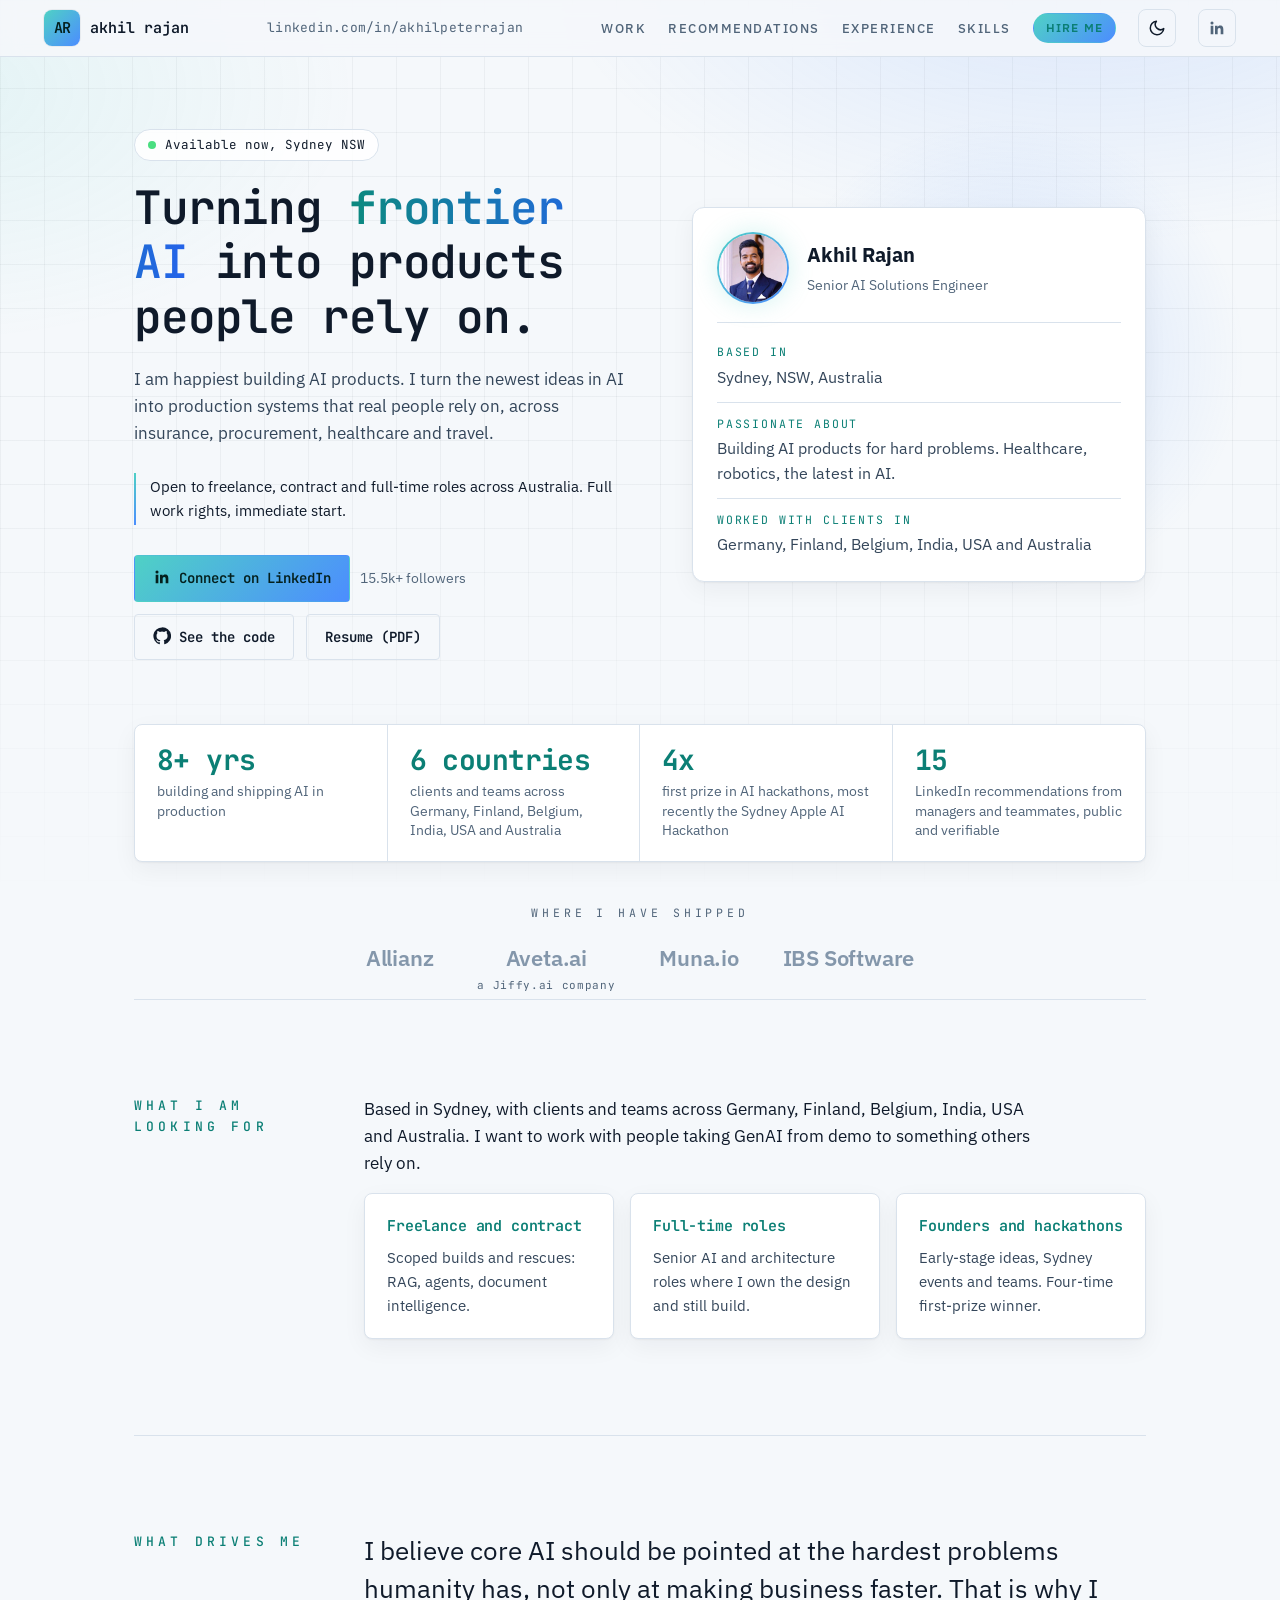
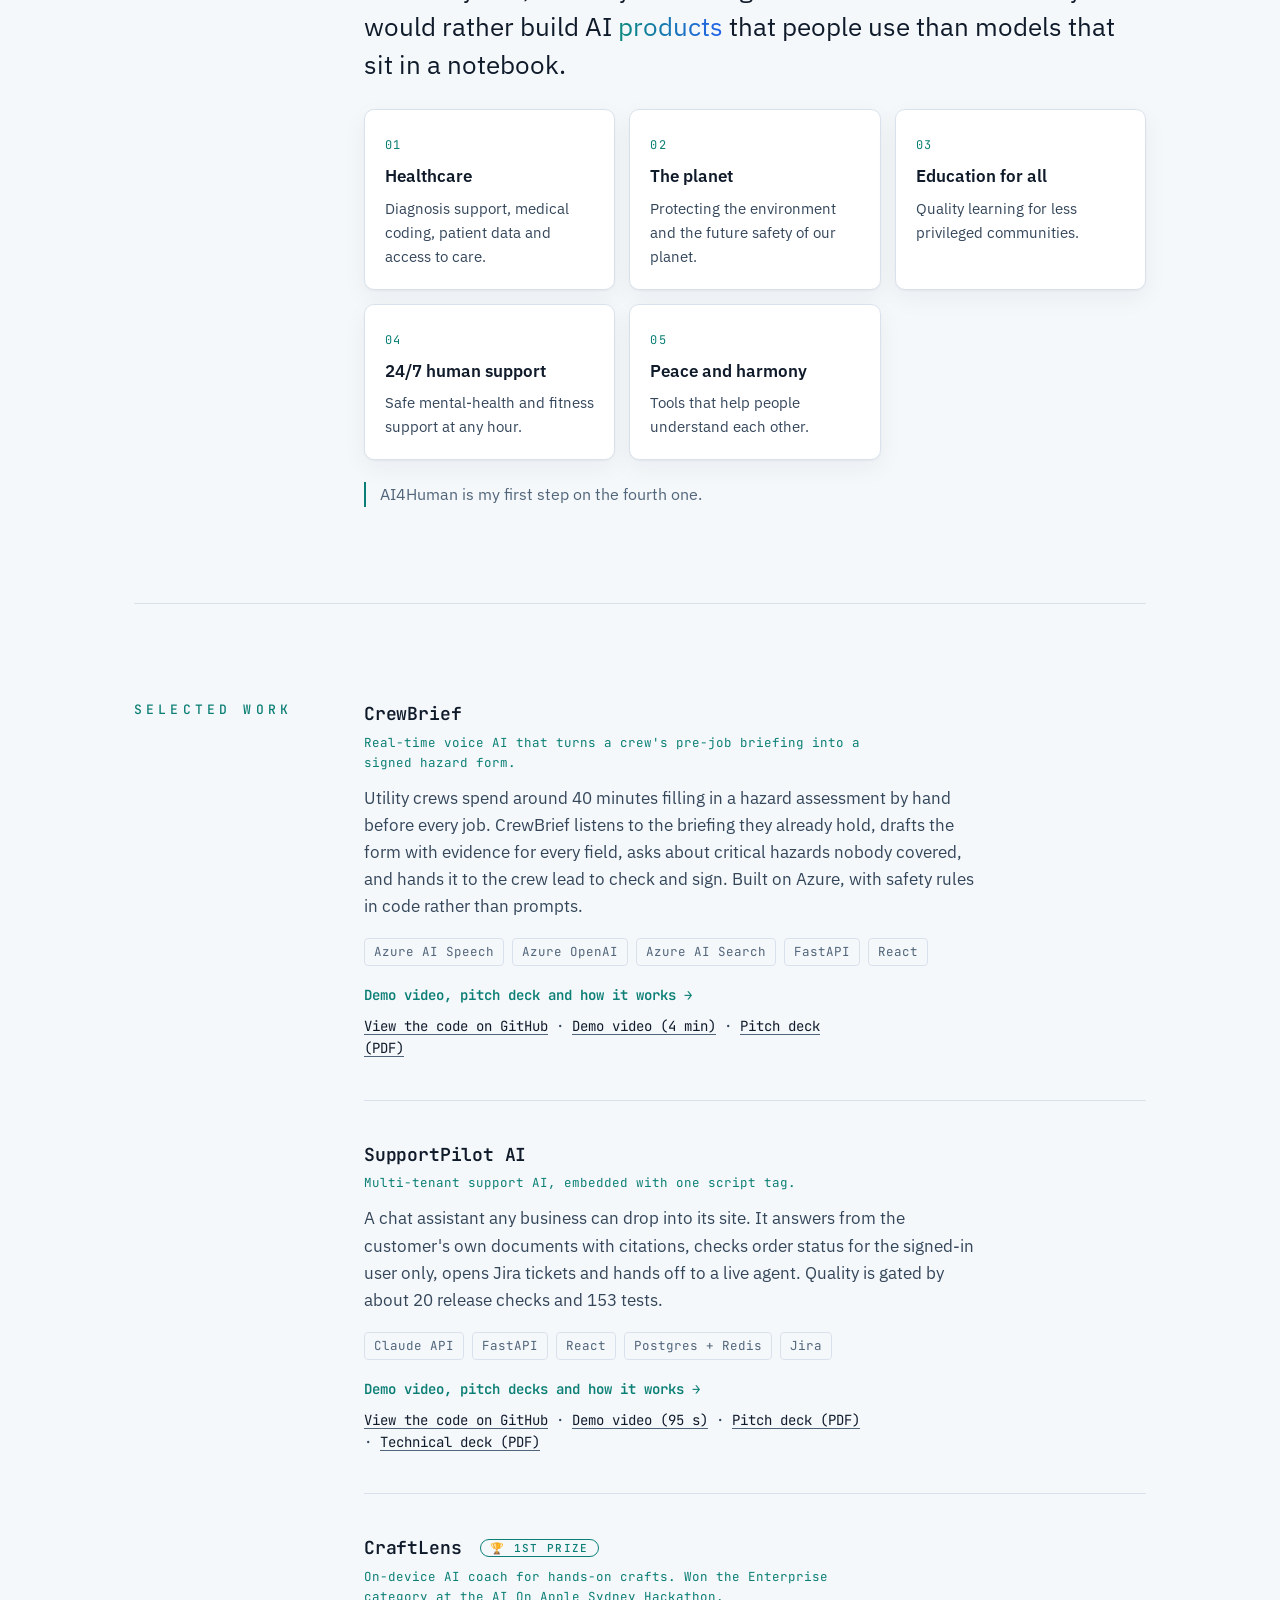
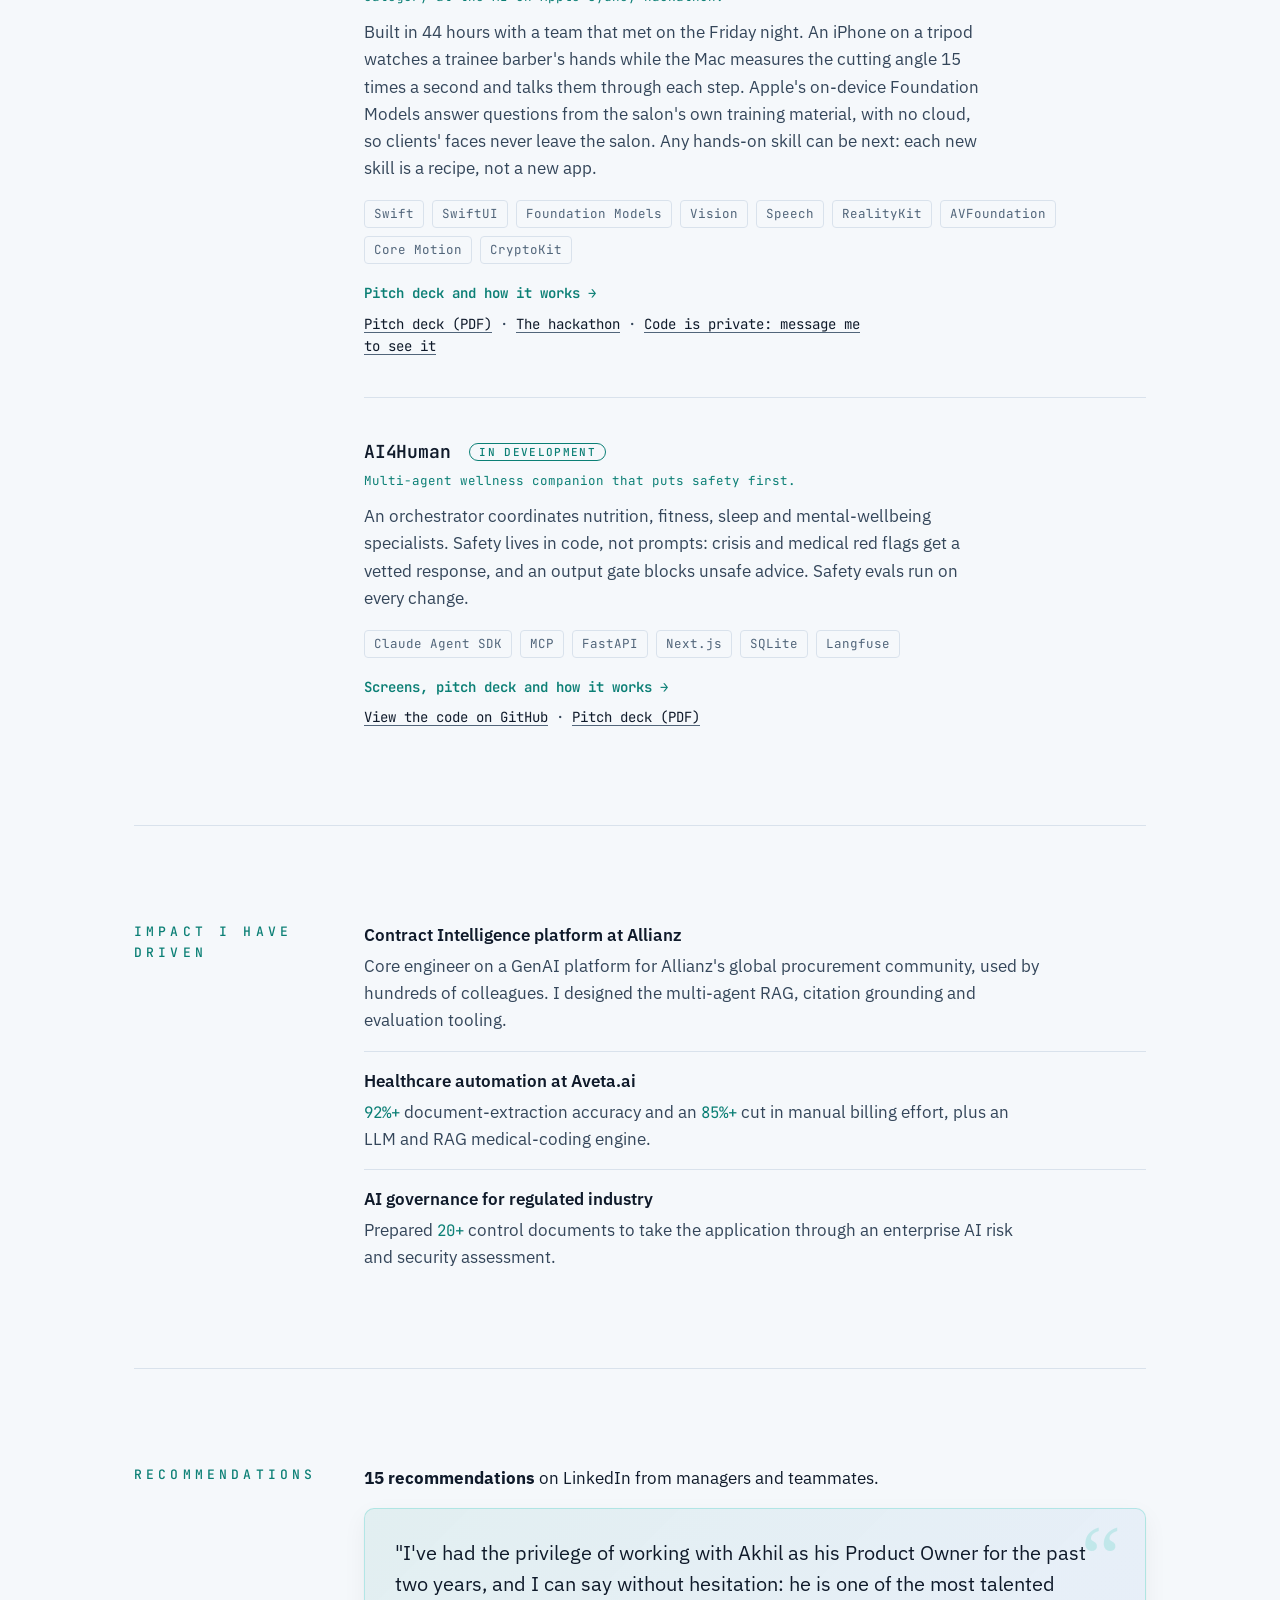
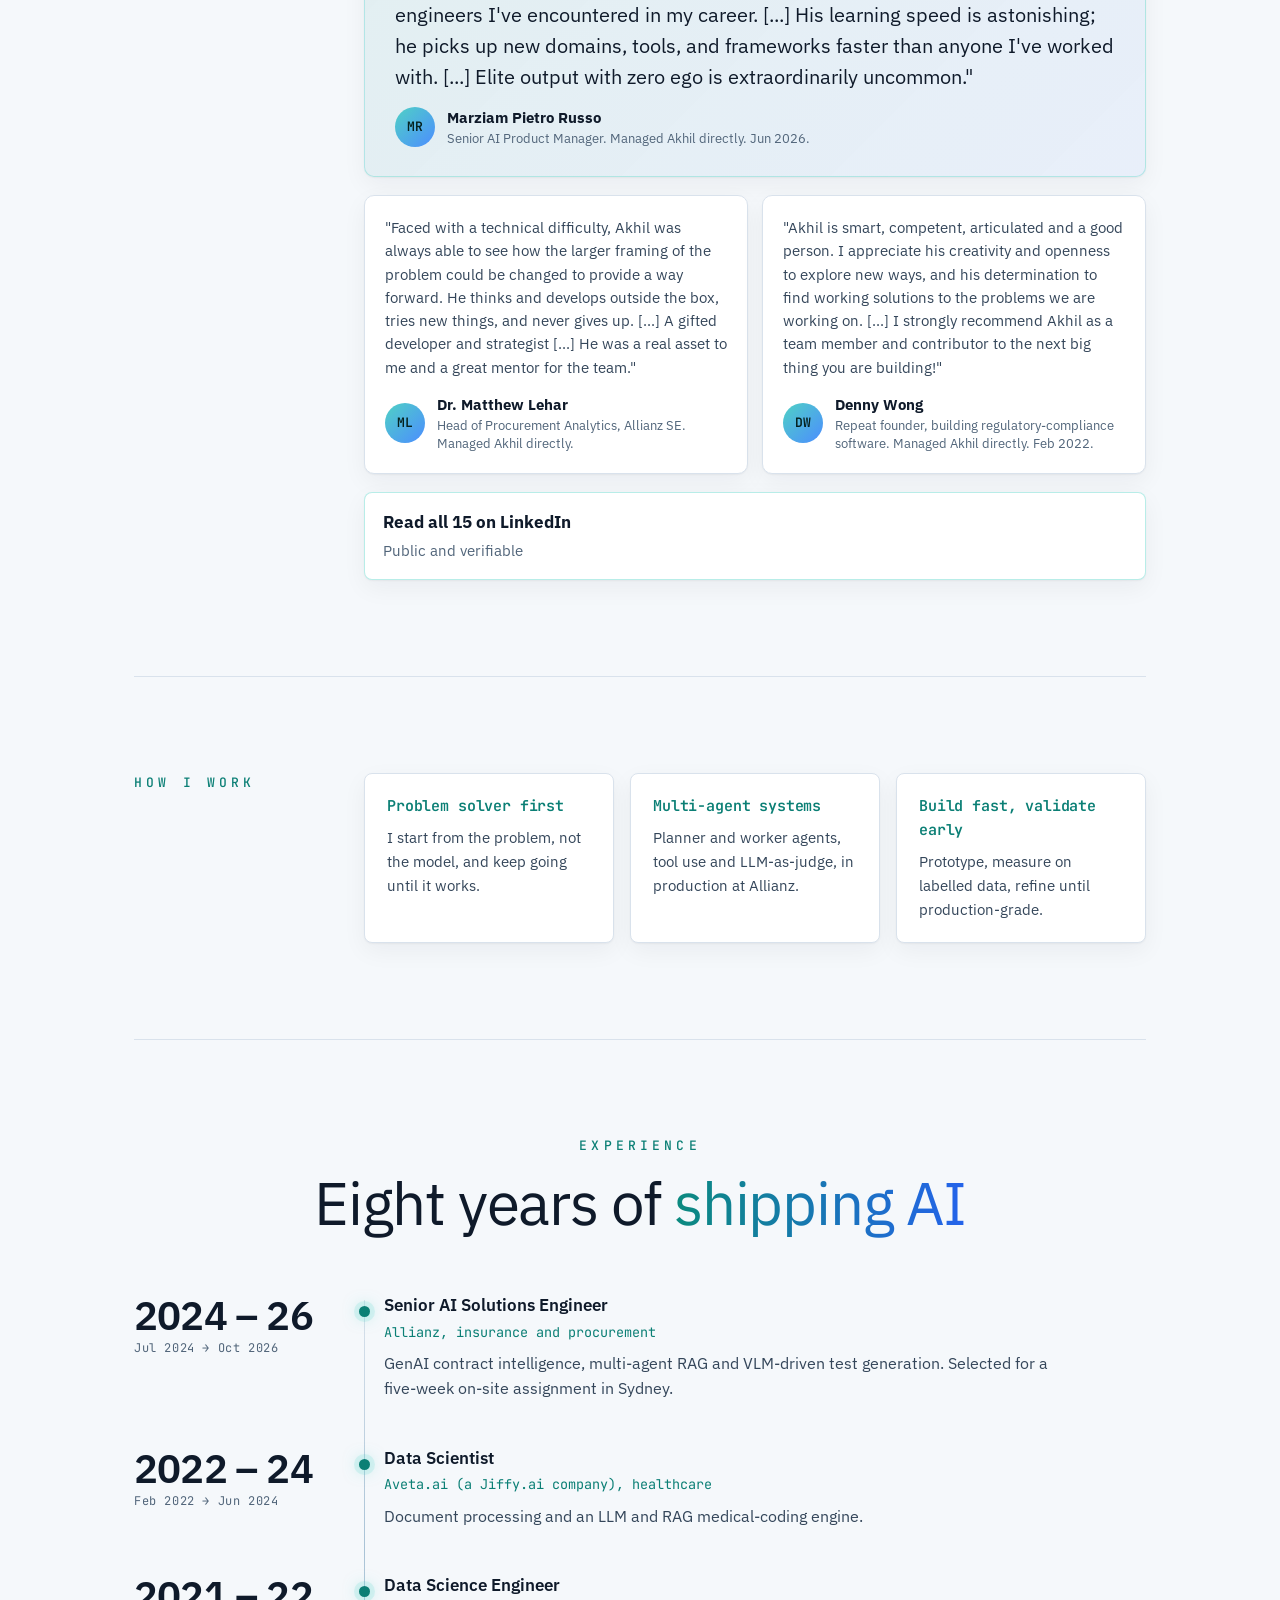
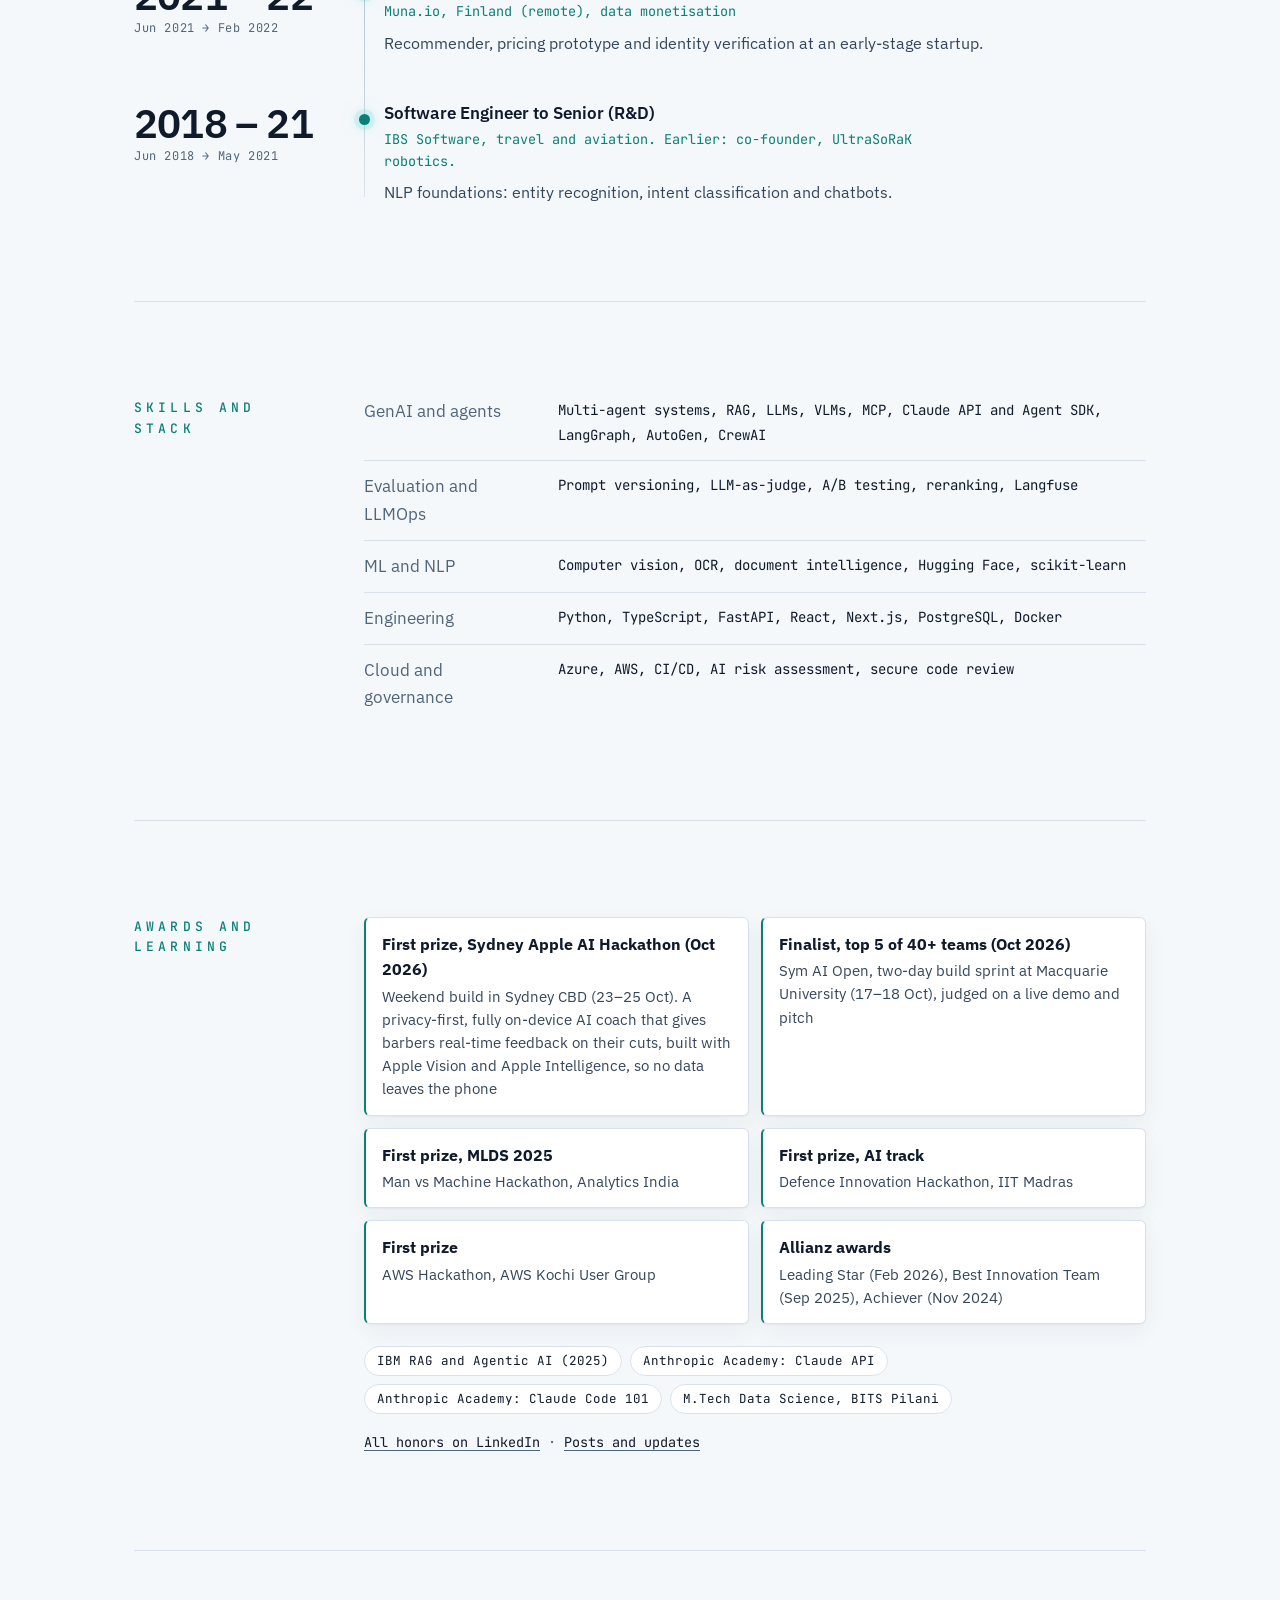
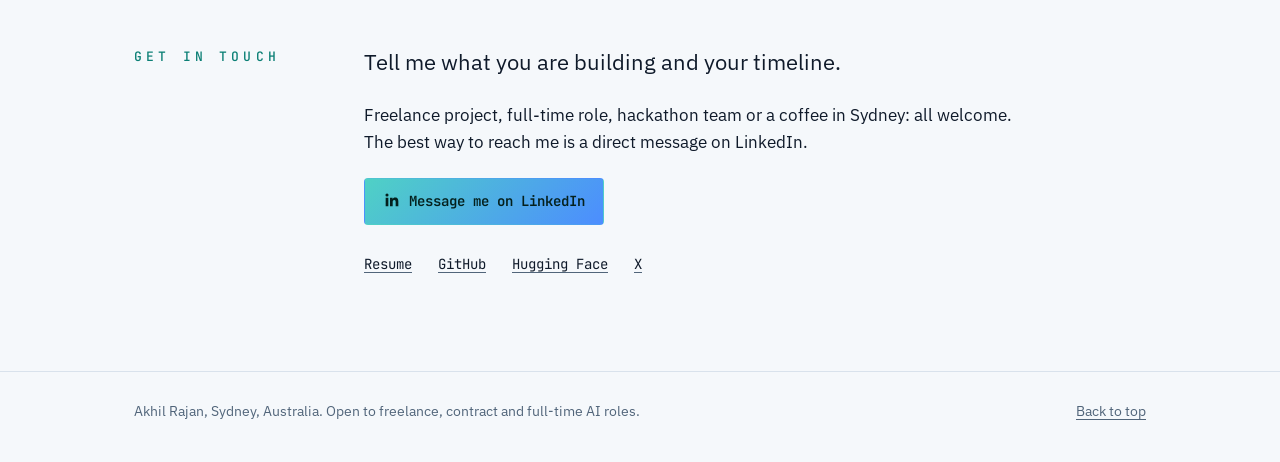
<file: index.html>
<!DOCTYPE html>
<html lang="en">
<head>
  <meta charset="UTF-8">
  <meta name="viewport" content="width=device-width, initial-scale=1">
  <title>Akhil Rajan | Senior AI Solutions Engineer</title>
  <meta name="description" content="Akhil Rajan is a product-minded AI engineer who builds production GenAI systems end to end: multi-agent RAG, vision-language models and LLM evaluation, shipped on the cloud, for clients across Germany, Finland, Belgium, India, USA and Australia. Based in Sydney, open to freelance, contract and full-time roles, hackathons and AI networking.">
  <meta name="color-scheme" content="dark light">
  <meta name="theme-color" content="#F5F8FB">
  <script>(function(){var t;try{t=localStorage.getItem('theme');}catch(e){}document.documentElement.setAttribute('data-theme',t==='dark'?'dark':'light');})();</script>
  <meta property="og:title" content="Akhil Rajan | Senior AI Solutions Engineer">
  <meta property="og:description" content="Production GenAI systems, multi-agent RAG and LLM evaluation. Sydney, Australia.">
  <meta property="og:type" content="website">
  <meta name="twitter:card" content="summary_large_image">
  <meta property="og:image" content="https://akhil4rajan.github.io/assets/og-image.png">
  <meta property="og:image:width" content="1200">
  <meta property="og:image:height" content="630">
  <meta property="og:image:alt" content="Akhil Rajan, Senior AI Solutions Engineer in Sydney">
  <meta name="twitter:image" content="https://akhil4rajan.github.io/assets/og-image.png">
  <meta property="og:url" content="https://akhil4rajan.github.io/">
  <link rel="canonical" href="https://akhil4rajan.github.io/">
  <script type="application/ld+json">{"@context":"https://schema.org","@type":"Person","name":"Akhil Rajan","jobTitle":"Senior AI Solutions Engineer","image":"https://akhil4rajan.github.io/assets/akhil.jpg","url":"https://akhil4rajan.github.io/","address":{"@type":"PostalAddress","addressLocality":"Sydney","addressRegion":"NSW","addressCountry":"AU"},"sameAs":["https://www.linkedin.com/in/akhilpeterrajan/","https://github.com/akhil4rajan","https://huggingface.co/akhilpeterrajan"],"knowsAbout":["Generative AI","Agentic AI","Multi-agent systems","Retrieval-augmented generation","LLMOps","Computer vision"]}</script>
  <link rel="icon" href="data:image/svg+xml,%3Csvg xmlns='http://www.w3.org/2000/svg' viewBox='0 0 32 32'%3E%3Crect width='32' height='32' rx='6' fill='%230A0F15'/%3E%3Ctext x='16' y='22' font-family='monospace' font-weight='700' font-size='15' text-anchor='middle' fill='%234FD1C5'%3EAR%3C/text%3E%3C/svg%3E">
  <link rel="preconnect" href="https://fonts.googleapis.com">
  <link rel="preconnect" href="https://fonts.gstatic.com" crossorigin>
  <link href="https://fonts.googleapis.com/css2?family=IBM+Plex+Sans:wght@400;500;600&family=JetBrains+Mono:wght@400;600&display=swap" rel="stylesheet">
  <style>
    :root[data-theme="light"] {
      --bg: #F5F8FB; --panel: #FFFFFF; --panel-2: #EEF3F8; --line: #D9E2EC;
      --text: #0F1A2A; --muted: #51657A; --accent: #0B7F75; --accent-ink: #04201D;
      --g1: #0B8A7E; --g2: #2563EB; --text-2: #34465A; --text-3: #8497AB;
      --bar-bg: rgba(245,248,251,.88); --menu-bg: rgba(245,248,251,.98);
      --pill-bg: rgba(255,255,255,.85); --grid: rgba(15,26,42,.045);
      --card-hover: #8FB5C9; --tl-line: #A9C3D6;
    }
    :root {
      --bg: #070B14;
      --panel: #0C1422;
      --panel-2: #152030;
      --line: #1B2A40;
      --text: #DCE6F0;
      --muted: #8CA0B3;
      --accent: #4FD1C5;
      --g1: #4FD1C5; --g2: #6CA8FF;
      --text-2: #B9C8D6; --text-3: #6F8399;
      --bar-bg: rgba(7, 11, 20, 0.85); --menu-bg: rgba(7,11,20,.97);
      --pill-bg: rgba(16,24,34,0.8); --grid: rgba(255,255,255,0.025);
      --card-hover: #35506b; --tl-line: #2c4a66;
      --accent-ink: #04201D;
      --span: #6C9BFF;
      --mono: "JetBrains Mono", ui-monospace, SFMono-Regular, Menlo, Consolas, monospace;
      --sans: "IBM Plex Sans", system-ui, -apple-system, "Segoe UI", sans-serif;
    }

    * { box-sizing: border-box; }
    html { scroll-behavior: smooth; scroll-padding-top: 72px; }
    body {
      margin: 0;
      background: var(--bg);
      color: var(--text);
      font-family: var(--sans);
      font-size: 17px;
      line-height: 1.6;
      -webkit-font-smoothing: antialiased;
    }
    a { color: var(--text); text-decoration-color: var(--muted); text-underline-offset: 3px; }
    a:hover { color: var(--accent); text-decoration-color: var(--accent); }
    :focus-visible { outline: 2px solid var(--accent); outline-offset: 3px; border-radius: 2px; }

    .skip {
      position: absolute; left: -9999px; top: 8px;
      background: var(--accent); color: var(--accent-ink); padding: 8px 14px; z-index: 20;
    }
    .skip:focus { left: 8px; }

    .wrap { max-width: 1060px; margin: 0 auto; padding: 0 24px; }

    /* Top bar */
    .topbar {
      position: sticky; top: 0; z-index: 10;
      background: var(--bar-bg);
      backdrop-filter: blur(10px);
      border-bottom: 1px solid var(--line);
    }
    .topbar .wrap { display: flex; align-items: center; justify-content: space-between; height: 56px; }
    .wordmark { font-family: var(--mono); font-weight: 600; font-size: 15px; text-decoration: none; }
    .topbar nav { display: flex; gap: 22px; font-size: 15px; }
    .topbar nav a { color: var(--muted); text-decoration: none; }
    .topbar nav a:hover { color: var(--text); }

    /* Hero */
    .hero {
      display: grid;
      grid-template-columns: minmax(0, 1.05fr) minmax(0, 0.95fr);
      gap: 56px;
      align-items: center;
      padding: 84px 0 80px;
    }
    .hero .who { font-family: var(--mono); font-size: 14px; color: var(--muted); margin: 0 0 18px; }
    .hero h1 {
      font-family: var(--mono);
      font-weight: 600;
      font-size: clamp(30px, 4.2vw, 46px);
      line-height: 1.18;
      letter-spacing: -0.025em;
      margin: 0 0 22px;
    }
    .hero .lede { color: var(--text-2); max-width: 52ch; margin: 0 0 26px; }
    .status {
      border-left: 2px solid var(--accent);
      padding: 2px 0 2px 14px;
      margin: 0 0 30px;
      font-size: 15px;
      color: var(--text);
    }
    .status span { display: block; color: var(--muted); }
    .actions { display: flex; flex-wrap: wrap; align-items: center; gap: 12px; }
    .followers { color: var(--muted); font-size: 14px; margin: 0 6px 0 -2px; white-space: nowrap; }
    .btn {
      display: inline-block;
      font-family: var(--mono);
      font-size: 14px;
      font-weight: 600;
      padding: 11px 18px;
      border-radius: 4px;
      text-decoration: none;
      border: 1px solid var(--line);
    }
    .btn.primary { background: var(--accent); border-color: var(--accent); color: var(--accent-ink); }
    .btn.primary:hover { background: #7FE6DB; color: var(--accent-ink); }
    .btn.ghost:hover { border-color: var(--muted); color: var(--text); }

    /* Trace panel */
    .trace {
      background: var(--panel);
      border: 1px solid var(--line);
      border-radius: 8px;
      font-family: var(--mono);
      font-size: 12.5px;
      overflow: hidden;
    }
    .trace-head {
      display: flex; align-items: center; justify-content: space-between;
      padding: 10px 14px;
      border-bottom: 1px solid var(--line);
      color: var(--muted);
    }
    .trace-head button {
      font: inherit; color: var(--muted);
      background: none; border: 1px solid var(--line); border-radius: 4px;
      padding: 2px 10px; cursor: pointer;
    }
    .trace-head button:hover { color: var(--text); border-color: var(--muted); }
    .trace-q { padding: 12px 14px; border-bottom: 1px solid var(--line); color: var(--text); }
    .trace-q b { color: var(--accent); font-weight: 600; }
    .rows { padding: 8px 0; }
    .row {
      display: grid;
      grid-template-columns: 152px 1fr;
      align-items: center;
      gap: 10px;
      padding: 4px 14px;
    }
    .row .name { color: var(--muted); white-space: nowrap; overflow: hidden; text-overflow: ellipsis; opacity: 0; transition: opacity .25s; }
    .row .track { position: relative; height: 10px; background: rgba(255,255,255,0.03); border-radius: 2px; }
    .row .bar {
      position: absolute; top: 0; bottom: 0;
      background: var(--span);
      border-radius: 2px;
      transform: scaleX(0); transform-origin: left center;
      transition: transform .45s ease-out;
    }
    .row.final .bar { background: var(--accent); }
    .row.root .bar { background: #3A4B5F; }
    .row.on .name { opacity: 1; }
    .row.on .bar { transform: scaleX(1); }
    .trace-out {
      border-top: 1px solid var(--line);
      padding: 12px 14px;
      color: var(--muted);
      opacity: 0; transition: opacity .3s;
    }
    .trace-out.on { opacity: 1; }
    .trace-out strong { color: var(--text); font-weight: 600; }
    .trace-note { padding: 8px 14px 10px; color: #62758A; font-size: 11.5px; border-top: 1px solid var(--line); }

    /* Sections */
    section.block { border-top: 1px solid var(--line); padding: 72px 0; }
    .rail { display: grid; grid-template-columns: 190px minmax(0, 1fr); gap: 40px; }
    .rail > h2 {
      font-family: var(--mono);
      font-weight: 600;
      font-size: 20px;
      letter-spacing: -0.01em;
      margin: 0;
      align-self: start;
    }
    .rail > .body { min-width: 0; }
    .body p { margin: 0 0 16px; max-width: 68ch; }
    .body p:last-child { margin-bottom: 0; }

    /* Services */
    .services { margin: 0; }
    .services .item {
      display: grid;
      grid-template-columns: minmax(0, 0.9fr) minmax(0, 1.4fr);
      gap: 28px;
      padding: 16px 0;
      border-bottom: 1px solid var(--line);
    }
    .services .item:first-child { padding-top: 0; }
    .services dt { font-weight: 600; }
    .services dd { margin: 0; color: var(--text-2); }
    .also { margin-top: 20px !important; color: var(--muted); font-size: 15px; }

    /* Work */
    .project { padding: 0 0 40px; margin: 0 0 40px; border-bottom: 1px solid var(--line); }
    .project:last-child { border-bottom: 0; margin-bottom: 0; padding-bottom: 0; }
    .project h3 { font-family: var(--mono); font-size: 18px; font-weight: 600; margin: 0 0 4px; letter-spacing: -0.01em; }
    .project .tag { font-family: var(--mono); font-size: 12.5px; color: var(--accent); margin: 0 0 12px; }
    .project p { color: var(--text-2); }
    .stack { list-style: none; padding: 0; margin: 18px 0 18px; display: flex; flex-wrap: wrap; gap: 8px; }
    .stack li {
      font-family: var(--mono); font-size: 12.5px; color: var(--muted);
      border: 1px solid var(--line); border-radius: 4px; padding: 3px 9px;
    }
    .project .links { font-family: var(--mono); font-size: 14px; margin: 0; }
    .deck { margin-top: 16px; }
    .deck summary { font-family: var(--mono); font-size: 14px; color: var(--accent); cursor: pointer; }
    .deck object { display: block; width: 100%; height: min(70vh, 560px); margin-top: 12px; border: 1px solid var(--line); border-radius: 6px; }

    /* Results */
    .results { margin: 0; }
    .results .item { padding: 16px 0; border-bottom: 1px solid var(--line); }
    .results .item:first-child { padding-top: 0; }
    .results .item:last-child { border-bottom: 0; padding-bottom: 0; }
    .results dt { font-weight: 600; margin: 0 0 4px; }
    .results dd { margin: 0; color: var(--text-2); max-width: 68ch; }
    .results em { font-style: normal; font-family: var(--mono); font-size: 0.93em; color: var(--accent); }

    /* Stack */
    .groups { margin: 0; }
    .groups .item { display: grid; grid-template-columns: 170px minmax(0, 1fr); gap: 24px; padding: 12px 0; border-bottom: 1px solid var(--line); }
    .groups .item:first-child { padding-top: 0; }
    .groups .item:last-child { border-bottom: 0; }
    .groups dt { color: var(--muted); }
    .groups dd { margin: 0; font-family: var(--mono); font-size: 14px; line-height: 1.8; }

    /* Recognition */
    .recog h3 { font-size: 15px; font-weight: 600; color: var(--muted); margin: 0 0 8px; }
    .recog ul { margin: 0 0 28px; padding: 0; list-style: none; }
    .recog ul:last-child { margin-bottom: 0; }
    .recog li { padding: 3px 0; }

    /* Contact */
    .contact-big { font-size: 22px; line-height: 1.4; max-width: 30ch; margin: 0 0 24px !important; }
    .elsewhere { list-style: none; padding: 0; margin: 28px 0 0; display: flex; flex-wrap: wrap; gap: 8px 26px; font-family: var(--mono); font-size: 14px; }

    footer.site { border-top: 1px solid var(--line); padding: 28px 0 40px; color: var(--muted); font-size: 14px; }

    /* Smaller screens */
    @media (max-width: 860px) {
      .hero { grid-template-columns: minmax(0, 1fr); gap: 40px; padding: 56px 0 56px; }
      .rail { grid-template-columns: minmax(0, 1fr); gap: 24px; }
      section.block { padding: 52px 0; }
    }
    @media (max-width: 600px) {
      body { font-size: 16px; }
      .topbar nav { gap: 14px; font-size: 14px; }
      .topbar nav a.optional { display: none; }
      .services .item, .groups .item { grid-template-columns: minmax(0, 1fr); gap: 4px; }
      .row { grid-template-columns: 112px 1fr; }
    }
    @media (prefers-reduced-motion: reduce) {
      html { scroll-behavior: auto; }
      .row .name, .row .bar, .trace-out { transition: none; }
    }

    /* ---- Enhancements ---- */
    body::before {
      content: ""; position: fixed; inset: 0; z-index: -1; pointer-events: none;
      background:
        radial-gradient(900px 480px at 85% -5%, rgba(76,141,255,0.16), transparent 60%),
        radial-gradient(700px 420px at -5% 10%, rgba(79,209,197,0.10), transparent 60%),
        linear-gradient(var(--grid) 1px, transparent 1px) 0 0 / 44px 44px,
        linear-gradient(90deg, var(--grid) 1px, transparent 1px) 0 0 / 44px 44px;
      -webkit-mask-image: linear-gradient(#000 55%, transparent);
              mask-image: linear-gradient(#000 55%, transparent);
    }
    .pill {
      display: inline-flex; align-items: center; gap: 9px;
      font-family: var(--mono); font-size: 12.5px; color: var(--text);
      border: 1px solid var(--line); background: var(--pill-bg);
      border-radius: 999px; padding: 5px 13px; margin: 0 0 20px;
    }
    .dot { width: 8px; height: 8px; border-radius: 50%; background: #4ADE80; box-shadow: 0 0 0 0 rgba(74,222,128,.6); animation: pulse 2.2s infinite; }
    @keyframes pulse { 70% { box-shadow: 0 0 0 8px rgba(74,222,128,0); } 100% { box-shadow: 0 0 0 0 rgba(74,222,128,0); } }
    .hero h1 .hl { color: var(--accent); }

    .stats {
      display: grid; grid-template-columns: repeat(4, minmax(0,1fr));
      border: 1px solid var(--line); border-radius: 8px; background: var(--panel);
      margin: 0 0 8px; overflow: hidden;
    }
    .stats div { padding: 20px 22px; border-right: 1px solid var(--line); }
    .stats div:last-child { border-right: 0; }
    .stats b { display: block; font-family: var(--mono); font-size: 28px; line-height: 1.1; color: var(--accent); letter-spacing: -0.02em; }
    .stats span { display: block; color: var(--muted); font-size: 14px; margin-top: 6px; line-height: 1.4; }

    .tagline { font-family: var(--mono); font-size: 13px; color: var(--muted); margin: 0 0 14px; }
    .cards { display: grid; grid-template-columns: repeat(2, minmax(0,1fr)); gap: 16px; }
    .card {
      background: var(--panel); border: 1px solid var(--line); border-radius: 8px;
      padding: 20px 22px; transition: border-color .2s, transform .2s;
    }
    .card:hover { border-color: var(--card-hover); transform: translateY(-2px); }
    .card h3 { font-family: var(--mono); font-size: 15px; font-weight: 600; margin: 0 0 8px; color: var(--accent); letter-spacing: -0.01em; }
    .card p { margin: 0; color: var(--text-2); font-size: 15.5px; max-width: none; }

    .timeline { list-style: none; margin: 0; padding: 0 0 0 24px; border-left: 1px solid var(--line); }
    .timeline > li { position: relative; padding: 0 0 34px; }
    .timeline > li:last-child { padding-bottom: 0; }
    .timeline > li::before {
      content: ""; position: absolute; left: -29px; top: 7px; width: 9px; height: 9px;
      border-radius: 50%; background: var(--bg); border: 2px solid var(--span);
    }
    .timeline > li.now::before { background: var(--accent); border-color: var(--accent); }
    .timeline .when { font-family: var(--mono); font-size: 12.5px; color: var(--muted); margin: 0 0 4px; }
    .timeline h3 { font-size: 17px; font-weight: 600; margin: 0 0 2px; }
    .timeline .org { color: var(--accent); font-family: var(--mono); font-size: 13.5px; margin: 0 0 8px; }
    .timeline p { margin: 0; color: var(--text-2); font-size: 15.5px; }

    .interest-list { list-style: none; margin: 0; padding: 0; }
    .interest-list li { padding: 14px 0; border-bottom: 1px solid var(--line); display: grid; grid-template-columns: 170px minmax(0,1fr); gap: 24px; }
    .interest-list li:first-child { padding-top: 0; }
    .interest-list li:last-child { border-bottom: 0; padding-bottom: 0; }
    .interest-list b { font-weight: 600; }
    .interest-list span { color: var(--text-2); }

    .chips { list-style: none; padding: 0; margin: 20px 0 0; display: flex; flex-wrap: wrap; gap: 8px; }
    .chips li { font-family: var(--mono); font-size: 12.5px; color: var(--text); border: 1px solid var(--line); background: var(--panel); border-radius: 999px; padding: 4px 12px; }

    .reveal { opacity: 0; transform: translateY(14px); transition: opacity .6s ease, transform .6s ease; }
    .reveal.in { opacity: 1; transform: none; }
    .topbar nav a.cta { color: var(--accent-ink); background: var(--accent); padding: 5px 13px; border-radius: 4px; font-weight: 600; }
    .topbar nav a.cta:hover { color: var(--accent-ink); background: #7FE6DB; }
    @media (max-width: 860px) {
      .stats { grid-template-columns: repeat(2, minmax(0,1fr)); }
      .stats div:nth-child(2) { border-right: 0; }
      .stats div:nth-child(-n+2) { border-bottom: 1px solid var(--line); }
      .cards { grid-template-columns: minmax(0,1fr); }
      .interest-list li { grid-template-columns: minmax(0,1fr); gap: 2px; }
    }
    @media (prefers-reduced-motion: reduce) { .reveal { opacity: 1; transform: none; transition: none; } .dot { animation: none; } .card { transition: none; } }

    .wordmark { display: inline-flex; align-items: center; gap: 10px; }
    .logo { display: inline-grid; place-items: center; width: 36px; height: 36px; border-radius: 8px;
      background: linear-gradient(135deg, var(--accent), #4C8DFF); color: var(--accent-ink);
      font-family: var(--mono); font-weight: 600; font-size: 15px; letter-spacing: -0.04em; }
    .icon-link { display: inline-flex; align-items: center; justify-content: center; width: 38px; height: 38px;
      border: 1px solid var(--line); border-radius: 8px; color: var(--text); text-decoration: none; }
    .icon-link:hover { color: var(--accent); border-color: var(--accent); }
    .topbar nav { align-items: center; }
    .btn svg { vertical-align: -3px; margin-right: 8px; }
    .li-float { position: fixed; right: 18px; bottom: 18px; z-index: 15; display: inline-flex; align-items: center; gap: 8px;
      background: #0A66C2; color: #fff; text-decoration: none; font-family: var(--mono); font-size: 13px; font-weight: 600;
      padding: 11px 16px; border-radius: 999px; box-shadow: 0 6px 24px rgba(0,0,0,.45); }
    .li-float:hover { color: #fff; background: #0B78E3; }
    @media (max-width: 600px) { .li-float span { display: none; } .li-float { padding: 13px; } }

    /* ---- v3: inspired-by pass ---- */
    .topbar .wrap { max-width: 1240px; }
    .topbar nav a { text-transform: uppercase; letter-spacing: .12em; font-size: 12.5px; font-weight: 500; }
    .topbar nav a.active { color: var(--accent); border: 1px solid rgba(79,209,197,.45); background: rgba(79,209,197,.08); border-radius: 999px; padding: 4px 12px; }
    .topbar nav a.cta { text-transform: uppercase; letter-spacing: .1em; font-size: 12px; }
    .topbar .profile-url { font-family: var(--mono); font-size: 13px; color: var(--muted); text-decoration: none; letter-spacing: .02em; }
    .topbar .profile-url:hover { color: var(--accent); }
    .topbar .wrap { gap: 24px; }
    @media (max-width: 1000px) { .topbar .profile-url { display: none; } }

    .rail > h2 { font-size: 13px; letter-spacing: .32em; text-transform: uppercase; color: var(--accent); font-weight: 500; }
    .hero h1 .hl, .gradtitle span { background: linear-gradient(90deg, var(--g1), var(--g2)); -webkit-background-clip: text; background-clip: text; color: transparent; }
    .hero h1 { font-weight: 600; }
    .btn.primary, .topbar nav a.cta, .logo { background: linear-gradient(135deg, #4FD1C5, #4C8DFF); border-color: transparent; }
    .btn.primary:hover, .topbar nav a.cta:hover { background: linear-gradient(135deg, #7FE6DB, #6CA8FF); }
    .logo { color: #04201D; box-shadow: 0 0 22px rgba(79,209,197,.35); }
    .status { border-image: linear-gradient(#4FD1C5, #4C8DFF) 1; }

    .social-rail { position: fixed; left: 22px; bottom: 28px; z-index: 12; display: none; flex-direction: column; gap: 14px; }
    .social-rail a { display: grid; place-items: center; width: 40px; height: 40px; color: var(--text); border-radius: 50%; transition: color .2s, background .2s; }
    .social-rail a:hover { color: var(--accent); background: rgba(79,209,197,.1); }
    .social-rail svg { width: 24px; height: 24px; }
    @media (min-width: 1360px) { .social-rail { display: flex; } }

    .shipped { text-align: center; padding: 34px 0 4px; }
    .shipped p { font-family: var(--mono); font-size: 11.5px; letter-spacing: .34em; text-transform: uppercase; color: var(--muted); margin: 0 0 18px; }
    .shipped ul { list-style: none; margin: 0; padding: 0; display: flex; flex-wrap: wrap; justify-content: center; gap: 12px 44px; }
    .shipped li { font-size: 22px; font-weight: 600; letter-spacing: -0.01em; color: var(--text-3); transition: color .2s; }
    .shipped li:hover { color: var(--text); }

    .gradtitle { font-weight: 400; font-size: clamp(34px, 5.5vw, 60px); line-height: 1.1; text-align: center; margin: 0 0 56px; letter-spacing: -0.02em; }
    .timeline { border-left: 0; padding: 0; position: relative; }
    .timeline::before { content: ""; position: absolute; left: 190px; top: 8px; bottom: 8px; width: 1px; background: linear-gradient(var(--line), var(--tl-line), var(--line)); }
    .timeline > li { display: grid; grid-template-columns: 170px 40px minmax(0,1fr); align-items: start; padding-bottom: 44px; }
    .timeline > li::before { left: 185px; top: 14px; width: 11px; height: 11px; border: 0; background: var(--accent); box-shadow: 0 0 0 5px rgba(79,209,197,.16), 0 0 16px rgba(79,209,197,.6); }
    .timeline .when { grid-column: 1; font-family: var(--sans); font-size: clamp(26px, 3.4vw, 40px); font-weight: 600; letter-spacing: -0.02em; color: var(--text); line-height: 1.15; margin: 0; }
    .timeline .when small { display: block; font-family: var(--mono); font-size: 12px; color: var(--muted); font-weight: 400; letter-spacing: .05em; margin-top: 4px; }
    .timeline .tl-body { grid-column: 3; }
    @media (max-width: 760px) {
      .timeline::before { left: 5px; }
      .timeline > li { grid-template-columns: minmax(0,1fr); padding-left: 28px; }
      .timeline > li::before { left: 0; }
      .timeline .when, .timeline .tl-body { grid-column: 1; }
      .timeline .when { font-size: 26px; margin-bottom: 8px; }
    }

    .li-float { background: #fff; color: #0B1220; border: 2px solid rgba(79,209,197,.7); box-shadow: 0 0 0 4px rgba(79,209,197,.12), 0 8px 30px rgba(0,0,0,.5); font-family: var(--sans); font-size: 15px; font-weight: 500; padding: 13px 24px; }
    .li-float:hover { background: #fff; color: #0B1220; box-shadow: 0 0 0 6px rgba(79,209,197,.2), 0 8px 30px rgba(0,0,0,.5); }
    .li-float svg { color: #0A66C2; }
    @media (min-width: 1100px) { .hero::before { content: ""; position: absolute; width: 520px; height: 520px; right: -120px; top: 40px; background: radial-gradient(circle, rgba(76,141,255,.18), transparent 65%); pointer-events: none; z-index: -1; } }
    .hero { position: relative; }

    #experience .rail { grid-template-columns: minmax(0,1fr); gap: 14px; }
    #experience .rail > h2 { text-align: center; }
    .timeline::before { left: 230px; }
    .timeline > li { grid-template-columns: 210px 40px minmax(0,1fr); }
    .timeline > li::before { left: 225px; }
    .timeline .when { white-space: nowrap; }
    @media (max-width: 760px) { .timeline::before { left: 5px; } .timeline > li { grid-template-columns: minmax(0,1fr); } .timeline > li::before { left: 0; } }
    @media (max-width: 600px) { .wordmark span:last-child { display: none; } .topbar nav { gap: 10px; } .topbar nav a.cta { white-space: nowrap; } }

    .glance { background: var(--panel); border: 1px solid var(--line); border-radius: 12px; padding: 24px; box-shadow: 0 0 60px rgba(76,141,255,.08); }
    .glance-head { display: flex; align-items: center; gap: 14px; padding-bottom: 18px; margin-bottom: 8px; border-bottom: 1px solid var(--line); }
    .glance-head .logo { width: 48px; height: 48px; font-size: 19px; border-radius: 12px; }
    .glance-head b { display: block; font-size: 18px; }
    .glance-head span:not(.logo) { color: var(--muted); font-size: 14px; }
    .glance dl { margin: 0; }
    .glance dl div { padding: 12px 0; border-bottom: 1px solid var(--line); }
    .glance dl div:last-child { border-bottom: 0; padding-bottom: 0; }
    .glance dt { font-family: var(--mono); font-size: 11.5px; letter-spacing: .16em; text-transform: uppercase; color: var(--accent); margin-bottom: 3px; }
    .glance dd { margin: 0; color: var(--text-2); font-size: 15.5px; }

    .award-grid { display: grid; grid-template-columns: repeat(2, minmax(0,1fr)); gap: 12px; }
    .award { background: var(--panel); border: 1px solid var(--line); border-left: 2px solid var(--accent); border-radius: 6px; padding: 14px 16px; }
    .award b { display: block; font-size: 16px; }
    .award span { display: block; color: var(--text-2); font-size: 14.5px; margin-top: 2px; }
    .award:last-child:nth-child(odd) { grid-column: 1 / -1; }
    h3.sub { font-family: var(--mono); font-size: 12px; letter-spacing: .22em; text-transform: uppercase; color: var(--muted); font-weight: 500; margin: 36px 0 14px; }
    .chips.flat { margin-top: 0; }
    ul.plain { list-style: none; margin: 0; padding: 0; color: var(--text-2); }
    ul.plain li { padding: 4px 0; }
    .proof { display: grid; grid-template-columns: repeat(3, minmax(0,1fr)); gap: 12px; }
    .proof-card { display: block; text-decoration: none; background: var(--panel); border: 1px solid var(--line); border-radius: 8px; padding: 16px 18px; transition: border-color .2s, transform .2s; }
    .proof-card:hover { border-color: var(--accent); transform: translateY(-2px); }
    .proof-card b { display: block; color: var(--text); }
    .proof-card span { display: block; color: var(--muted); font-size: 14.5px; margin-top: 3px; }
    .proof-card.wide { margin-top: 8px; border-color: rgba(79,209,197,.4); }
    .quote { margin: 0 0 18px; background: var(--panel); border: 1px solid var(--line); border-radius: 10px; padding: 22px 24px; }
    .quote blockquote { margin: 0 0 14px; font-size: 18px; line-height: 1.55; color: var(--text); }
    .quote figcaption b { display: block; } .quote figcaption span { display: block; color: var(--muted); font-size: 14.5px; }
    .quote figcaption a { font-family: var(--mono); font-size: 13px; color: var(--accent); }
    @media (max-width: 860px) { .award-grid, .proof { grid-template-columns: minmax(0,1fr); } }

    .quote.featured { background: linear-gradient(135deg, rgba(79,209,197,.10), rgba(76,141,255,.08)); border-color: rgba(79,209,197,.35); padding: 28px 30px; position: relative; }
    .quote.featured::before { content: "\201C"; position: absolute; top: 4px; right: 24px; font-size: 90px; line-height: 1; color: rgba(79,209,197,.25); font-family: Georgia, serif; }
    .quote.featured blockquote { font-size: 20px; line-height: 1.55; }
    .quote-grid { display: grid; grid-template-columns: repeat(2, minmax(0,1fr)); gap: 14px; margin-bottom: 18px; }
    .quote-grid .quote { margin: 0; display: flex; flex-direction: column; justify-content: space-between; padding: 20px; }
    .quote-grid .quote blockquote { font-size: 15px; color: var(--text-2); }
    .quote figcaption { display: flex; gap: 12px; align-items: center; }
    .quote figcaption div b { font-size: 15px; } .quote figcaption div span { font-size: 13px; line-height: 1.4; }
    .quote figcaption .av { flex: none; display: grid; color: #04201D; font-size: 13px; place-items: center; width: 40px; height: 40px; border-radius: 50%; background: linear-gradient(135deg, #4FD1C5, #4C8DFF); color: #04201D; font-family: var(--mono); font-weight: 600; font-size: 13px; }
    @media (max-width: 1000px) { .quote-grid { grid-template-columns: minmax(0,1fr); } }

    .progress { position: fixed; top: 0; left: 0; height: 3px; width: 0; z-index: 30; background: linear-gradient(90deg, #4FD1C5, #4C8DFF); }
    .menu-btn { display: none; width: 38px; height: 38px; border: 1px solid var(--line); border-radius: 8px; background: none; cursor: pointer; padding: 0; flex-direction: column; justify-content: center; align-items: center; gap: 4px; }
    .menu-btn span { width: 16px; height: 2px; background: var(--text); border-radius: 2px; transition: transform .2s, opacity .2s; }
    .menu-btn[aria-expanded="true"] span:nth-child(1) { transform: translateY(6px) rotate(45deg); }
    .menu-btn[aria-expanded="true"] span:nth-child(2) { opacity: 0; }
    .menu-btn[aria-expanded="true"] span:nth-child(3) { transform: translateY(-6px) rotate(-45deg); }
    .mobile-menu { position: fixed; top: 56px; left: 0; right: 0; z-index: 9; background: var(--menu-bg); border-bottom: 1px solid var(--line); padding: 8px 24px 16px; backdrop-filter: blur(10px); }
    .mobile-menu[hidden] { display: none; }
    .mobile-menu a { display: block; padding: 12px 0; border-bottom: 1px solid var(--line); text-decoration: none; font-size: 17px; }
    @media (max-width: 760px) { .menu-btn { display: flex; } }
    @media (min-width: 761px) { .mobile-menu { display: none !important; } }
    .shipped li small { display: block; font-family: var(--mono); font-size: 11px; font-weight: 400; letter-spacing: .06em; color: var(--muted); margin-top: 2px; text-align: center; }
    .also { margin: 26px 0 10px !important; font-family: var(--mono); font-size: 12px !important; letter-spacing: .2em; text-transform: uppercase; color: var(--muted) !important; }
    .foot { display: flex; justify-content: space-between; gap: 16px; flex-wrap: wrap; }
    .foot a { color: var(--muted); }
    /* entrance and stagger */
    .hero > div:first-child > * { opacity: 0; transform: translateY(14px); animation: rise .7s ease forwards; }
    .hero > div:first-child > *:nth-child(2) { animation-delay: .08s; } .hero > div:first-child > *:nth-child(3) { animation-delay: .16s; }
    .hero > div:first-child > *:nth-child(4) { animation-delay: .26s; } .hero > div:first-child > *:nth-child(5) { animation-delay: .34s; } .hero > div:first-child > *:nth-child(6) { animation-delay: .42s; }
    .glance { opacity: 0; animation: rise .8s .3s ease forwards; }
    @keyframes rise { to { opacity: 1; transform: none; } }
    .reveal.in .card, .reveal.in .award, .reveal.in .quote, .reveal.in .proof-card, .reveal.in .timeline > li { animation: rise .6s ease both; }
    .reveal.in .card:nth-child(2), .reveal.in .award:nth-child(2), .reveal.in .quote-grid .quote:nth-child(2) { animation-delay: .08s; }
    .reveal.in .card:nth-child(3), .reveal.in .award:nth-child(3), .reveal.in .quote-grid .quote:nth-child(3) { animation-delay: .16s; }
    .reveal.in .card:nth-child(4), .reveal.in .award:nth-child(4) { animation-delay: .24s; }
    .reveal.in .award:nth-child(n+5) { animation-delay: .3s; }
    @media (prefers-reduced-motion: reduce) { .hero > div:first-child > *, .glance { opacity: 1; transform: none; animation: none; } .reveal.in * { animation: none !important; } .progress { display: none; } }
    .stats b span { display: inline; margin: 0; font-size: inherit; color: inherit; line-height: inherit; }
    .shipped ul { align-items: flex-start; }

    .theme-btn { background: none; cursor: pointer; padding: 0; }
    .theme-btn .i-sun { display: none; }
    :root[data-theme="dark"] .theme-btn .i-sun { display: block; }
    :root[data-theme="dark"] .theme-btn .i-moon { display: none; }
    :root[data-theme="light"] .theme-btn .i-moon { display: block; }
    :root[data-theme="light"] .theme-btn .i-sun { display: none; }
    :root[data-theme="light"] .glance, :root[data-theme="light"] .card, :root[data-theme="light"] .award, :root[data-theme="light"] .quote, :root[data-theme="light"] .proof-card, :root[data-theme="light"] .stats { box-shadow: 0 1px 2px rgba(15,26,42,.05), 0 8px 24px rgba(15,26,42,.05); }
    :root[data-theme="light"] .quote.featured { background: linear-gradient(135deg, rgba(11,138,126,.08), rgba(37,99,235,.06)); }
    :root[data-theme="light"] .logo { box-shadow: 0 0 0 1px rgba(15,26,42,.05); }
    :root[data-theme="light"] .li-float { border-color: rgba(11,138,126,.5); box-shadow: 0 8px 28px rgba(15,26,42,.18); }
    :root[data-theme="light"] .skip { color: #fff; }
    body, .topbar, .card, .glance, .award, .quote, .proof-card, .stats { transition: background-color .3s, border-color .3s, color .3s; }
    .portrait { width: 72px; height: 72px; border-radius: 50%; object-fit: cover; border: 2px solid transparent; background: linear-gradient(var(--panel), var(--panel)) padding-box, linear-gradient(135deg, #4FD1C5, #4C8DFF) border-box; box-shadow: 0 0 24px rgba(79,209,197,.25); flex: none; }
    .glance-head { gap: 18px; }
    .glance-head b { font-size: 20px; }
    @media (max-width: 600px) { .topbar nav a:not(.cta):not(.icon-link):not(.menu-btn) { display: none; } .topbar nav { gap: 8px; } }

    .statement { font-size: clamp(20px, 2.3vw, 26px); line-height: 1.45; max-width: 36em !important; margin: 0 0 26px !important; color: var(--text); }
    .statement em { font-style: normal; background: linear-gradient(90deg, var(--g1), var(--g2)); -webkit-background-clip: text; background-clip: text; color: transparent; }
    .why-grid { display: grid; grid-template-columns: repeat(3, minmax(0,1fr)); gap: 14px; }
    .why { background: var(--panel); border: 1px solid var(--line); border-radius: 10px; padding: 20px; transition: border-color .2s, transform .2s; }
    .why:hover { border-color: var(--accent); transform: translateY(-2px); }
    .why span { font-family: var(--mono); font-size: 12px; color: var(--accent); letter-spacing: .12em; }
    .why h3 { font-size: 17px; font-weight: 600; margin: 6px 0 6px; }
    .why p { margin: 0; color: var(--text-2); font-size: 15px; max-width: none; }
    .why-note { margin-top: 22px !important; color: var(--muted); font-size: 15.5px; border-left: 2px solid var(--accent); padding-left: 14px; }
    :root[data-theme="light"] .why { box-shadow: 0 1px 2px rgba(15,26,42,.05), 0 8px 24px rgba(15,26,42,.05); }
    .reveal.in .why { animation: rise .6s ease both; }
    .reveal.in .why:nth-child(2) { animation-delay: .08s; } .reveal.in .why:nth-child(3) { animation-delay: .16s; } .reveal.in .why:nth-child(4) { animation-delay: .24s; } .reveal.in .why:nth-child(5) { animation-delay: .32s; }
    @media (max-width: 860px) { .why-grid { grid-template-columns: minmax(0,1fr); } }

    section.block { padding: 96px 0; }
    .hero { padding: 72px 0 64px; }
    .cards.three { grid-template-columns: repeat(3, minmax(0,1fr)); }
    .cards.three .card p { font-size: 15px; }
    .award-grid { margin-bottom: 22px; }
    .more { margin-top: 18px !important; font-family: var(--mono); font-size: 13.5px; color: var(--muted); }
    .more a { color: var(--text); }
    .project p { max-width: 62ch; }
    .project h3 a { text-decoration: none; }
    .project h3 .new { font-size: 11px; font-weight: 500; letter-spacing: .12em; text-transform: uppercase; color: var(--accent); border: 1px solid var(--accent); border-radius: 999px; padding: 1px 9px; margin-left: 8px; vertical-align: 2px; }
    .project .links + .links { margin-top: 8px; }
    .project .links a.case { color: var(--accent); font-weight: 600; text-decoration: none; }
    .project .links a.case:hover { text-decoration: underline; }
    .li-float { opacity: 0; transform: translateY(12px); pointer-events: none; transition: opacity .3s, transform .3s; }
    .li-float.show { opacity: 1; transform: none; pointer-events: auto; }
    @media (max-width: 860px) { .cards.three { grid-template-columns: minmax(0,1fr); } section.block { padding: 64px 0; } .quote-grid { grid-template-columns: minmax(0,1fr); } }
  </style>
  <noscript><style>.reveal,.hero > div:first-child > *,.glance{opacity:1!important;transform:none!important;animation:none!important}</style></noscript>
</head>
<body>
  <a class="skip" href="#main">Skip to content</a>

  <div class="progress" id="progress" aria-hidden="true"></div>
  <header class="topbar">
    <div class="wrap">
      <a class="wordmark" href="#top" aria-label="Akhil Rajan, home"><span class="logo" aria-hidden="true">AR</span><span>akhil rajan</span></a>
      <a class="profile-url" href="https://www.linkedin.com/in/akhilpeterrajan/">linkedin.com/in/akhilpeterrajan</a>
      <nav aria-label="Main">
        <a href="#work">Work</a>
        <a class="optional" href="#recommendations">Recommendations</a>
        <a class="optional" href="#experience">Experience</a>
        <a class="optional" href="#stack">Skills</a>
        <a class="cta" href="#contact">Hire me</a>
        <button class="icon-link theme-btn" id="themeBtn" type="button" aria-label="Switch to light theme"><svg class="i-sun" viewBox="0 0 24 24" width="18" height="18" fill="none" stroke="currentColor" stroke-width="2" stroke-linecap="round" aria-hidden="true"><circle cx="12" cy="12" r="4"/><path d="M12 2v2M12 20v2M4.9 4.9l1.4 1.4M17.7 17.7l1.4 1.4M2 12h2M20 12h2M4.9 19.1l1.4-1.4M17.7 6.3l1.4-1.4"/></svg><svg class="i-moon" viewBox="0 0 24 24" width="18" height="18" fill="none" stroke="currentColor" stroke-width="2" stroke-linecap="round" stroke-linejoin="round" aria-hidden="true"><path d="M21 12.8A9 9 0 1 1 11.2 3a7 7 0 0 0 9.8 9.8z"/></svg></button>
        <button class="menu-btn" id="menuBtn" type="button" aria-expanded="false" aria-controls="mobileMenu" aria-label="Open menu"><span></span><span></span><span></span></button>
        <a class="icon-link" href="https://www.linkedin.com/in/akhilpeterrajan/" aria-label="LinkedIn profile"><svg viewBox="0 0 24 24" width="18" height="18" aria-hidden="true" fill="currentColor"><path d="M20.45 20.45h-3.56v-5.57c0-1.33-.03-3.04-1.85-3.04-1.86 0-2.14 1.45-2.14 2.94v5.67H9.34V9h3.42v1.56h.05c.48-.9 1.64-1.85 3.37-1.85 3.6 0 4.27 2.37 4.27 5.45v6.29zM5.34 7.43a2.06 2.06 0 1 1 0-4.12 2.06 2.06 0 0 1 0 4.12zM7.12 20.45H3.56V9h3.56v11.45z"/></svg></a>
      </nav>
    </div>
  </header>
  <div class="mobile-menu" id="mobileMenu" hidden>
    <a href="#why">What drives me</a><a href="#work">Work</a><a href="#recommendations">Recommendations</a><a href="#experience">Experience</a><a href="#stack">Skills</a><a href="#awards">Awards</a><a href="#contact">Contact</a>
  </div>

  <main id="main">
    <div class="wrap" id="top">
      <section class="hero" aria-labelledby="headline">
        <div>
          <p class="pill"><span class="dot" aria-hidden="true"></span>Available now, Sydney NSW</p>
          <h1 id="headline">Turning <span class="hl">frontier AI</span> into products people rely on.</h1>
          <p class="lede">I am happiest building AI products. I turn the newest ideas in AI into production systems that real people rely on, across insurance, procurement, healthcare and travel.</p>
          <p class="status">Open to freelance, contract and full-time roles across Australia. Full work rights, immediate start.</p>
          <div class="actions">
            <a class="btn primary" href="https://www.linkedin.com/in/akhilpeterrajan/"><svg viewBox="0 0 24 24" width="18" height="18" aria-hidden="true" fill="currentColor"><path d="M20.45 20.45h-3.56v-5.57c0-1.33-.03-3.04-1.85-3.04-1.86 0-2.14 1.45-2.14 2.94v5.67H9.34V9h3.42v1.56h.05c.48-.9 1.64-1.85 3.37-1.85 3.6 0 4.27 2.37 4.27 5.45v6.29zM5.34 7.43a2.06 2.06 0 1 1 0-4.12 2.06 2.06 0 0 1 0 4.12zM7.12 20.45H3.56V9h3.56v11.45z"/></svg>Connect on LinkedIn</a><span class="followers">15.5k+ followers</span>
            <a class="btn ghost" href="https://github.com/akhil4rajan"><svg viewBox="0 0 24 24" width="18" height="18" aria-hidden="true" fill="currentColor"><path d="M12 .5a11.5 11.5 0 0 0-3.64 22.41c.58.1.79-.25.79-.56v-2c-3.2.7-3.88-1.37-3.88-1.37-.52-1.33-1.28-1.69-1.28-1.69-1.04-.71.08-.7.08-.7 1.15.08 1.76 1.19 1.76 1.19 1.03 1.76 2.7 1.25 3.36.96.1-.75.4-1.25.73-1.54-2.55-.29-5.24-1.28-5.24-5.69 0-1.26.45-2.28 1.19-3.09-.12-.29-.52-1.46.11-3.05 0 0 .97-.31 3.17 1.18a11 11 0 0 1 5.77 0c2.2-1.49 3.17-1.18 3.17-1.18.63 1.59.23 2.76.11 3.05.74.81 1.19 1.83 1.19 3.09 0 4.42-2.69 5.39-5.25 5.67.41.36.78 1.06.78 2.14v3.17c0 .31.21.67.8.56A11.5 11.5 0 0 0 12 .5z"/></svg>See the code</a>
            <a class="btn ghost" href="https://drive.google.com/file/d/1uYGm7wovAtFeZJytAGrCSj7XSSfjpHNf/view?usp=sharing" target="_blank" rel="noopener">Resume (PDF)</a>
          </div>
        </div>

        <aside class="glance" aria-label="At a glance">
          <div class="glance-head"><img class="portrait" src="assets/akhil.jpg" width="72" height="72" alt="Portrait of Akhil Rajan" decoding="async"><div><b>Akhil Rajan</b><span>Senior AI Solutions Engineer</span></div></div>
          <dl>
            <div><dt>Based in</dt><dd>Sydney, NSW, Australia</dd></div>
            <div><dt>Passionate about</dt><dd>Building AI products for hard problems. Healthcare, robotics, the latest in AI.</dd></div>
            <div><dt>Worked with clients in</dt><dd>Germany, Finland, Belgium, India, USA and Australia</dd></div>
          </dl>
        </aside>
      </section>
      <div class="stats reveal" role="list" aria-label="Headline numbers">
        <div role="listitem"><b><span data-count="8">8</span>+ yrs</b><span>building and shipping AI in production</span></div>
        <div role="listitem"><b><span data-count="6">6</span> countries</b><span>clients and teams across Germany, Finland, Belgium, India, USA and Australia</span></div>
        <div role="listitem"><b><span data-count="4">4</span>x</b><span>first prize in AI hackathons, most recently the Sydney Apple AI Hackathon</span></div>
        <div role="listitem"><b><span data-count="15">15</span></b><span>LinkedIn recommendations from managers and teammates, public and verifiable</span></div>
      </div>
      <div class="shipped reveal"><p>Where I have shipped</p>
        <ul><li>Allianz</li><li>Aveta.ai<small>a Jiffy.ai company</small></li><li>Muna.io</li><li>IBS Software</li></ul></div>
    </div>

    <div class="wrap">
      <section class="block" id="open" aria-labelledby="open-h">
        <div class="rail">
          <h2 id="open-h">What I am looking for</h2>
          <div class="body reveal">
            <p>Based in Sydney, with clients and teams across Germany, Finland, Belgium, India, USA and Australia. I want to work with people taking GenAI from demo to something others rely on.</p>
            <div class="cards three">
              <div class="card"><h3>Freelance and contract</h3><p>Scoped builds and rescues: RAG, agents, document intelligence.</p></div>
              <div class="card"><h3>Full-time roles</h3><p>Senior AI and architecture roles where I own the design and still build.</p></div>
              <div class="card"><h3>Founders and hackathons</h3><p>Early-stage ideas, Sydney events and teams. Four-time first-prize winner.</p></div>
            </div>
          </div>
        </div>
      </section>

      <section class="block" id="why" aria-labelledby="why-h">
        <div class="rail">
          <h2 id="why-h">What drives me</h2>
          <div class="body reveal">
            <p class="statement">I believe core AI should be pointed at the hardest problems humanity has, not only at making business faster. That is why I would rather build AI <em>products</em> that people use than models that sit in a notebook.</p>
            <div class="why-grid">
              <div class="why"><span>01</span><h3>Healthcare</h3><p>Diagnosis support, medical coding, patient data and access to care.</p></div>
              <div class="why"><span>02</span><h3>The planet</h3><p>Protecting the environment and the future safety of our planet.</p></div>
              <div class="why"><span>03</span><h3>Education for all</h3><p>Quality learning for less privileged communities.</p></div>
              <div class="why"><span>04</span><h3>24/7 human support</h3><p>Safe mental-health and fitness support at any hour.</p></div>
              <div class="why"><span>05</span><h3>Peace and harmony</h3><p>Tools that help people understand each other.</p></div>
            </div>
            <p class="why-note">AI4Human is my first step on the fourth one.</p>
          </div>
        </div>
      </section>

      <section class="block" id="work" aria-labelledby="work-h">
        <div class="rail">
          <h2 id="work-h">Selected work</h2>
          <div class="body">
            <article class="project" id="crewbrief">
              <h3><a href="work/crewbrief/">CrewBrief</a></h3>
              <p class="tag">Real-time voice AI that turns a crew's pre-job briefing into a signed hazard form.</p>
              <p>Utility crews spend around 40 minutes filling in a hazard assessment by hand before every job. CrewBrief listens to the briefing they already hold, drafts the form with evidence for every field, asks about critical hazards nobody covered, and hands it to the crew lead to check and sign. Built on Azure, with safety rules in code rather than prompts.</p>
              <ul class="stack" aria-label="Technologies"><li>Azure AI Speech</li><li>Azure OpenAI</li><li>Azure AI Search</li><li>FastAPI</li><li>React</li></ul>
              <p class="links"><a class="case" href="work/crewbrief/">Demo video, pitch deck and how it works →</a></p>
              <p class="links"><a href="https://github.com/akhil4rajan/crewbrief">View the code on GitHub</a> · <a href="work/crewbrief/#demo">Demo video (4 min)</a> · <a href="work/crewbrief/CrewBrief-Pitch-Deck.pdf">Pitch deck (PDF)</a></p>
            </article>

            <article class="project" id="supportpilot-ai">
              <h3><a href="work/supportpilot-ai/">SupportPilot AI</a></h3>
              <p class="tag">Multi-tenant support AI, embedded with one script tag.</p>
              <p>A chat assistant any business can drop into its site. It answers from the customer's own documents with citations, checks order status for the signed-in user only, opens Jira tickets and hands off to a live agent. Quality is gated by about 20 release checks and 153 tests.</p>
              <ul class="stack" aria-label="Technologies"><li>Claude API</li><li>FastAPI</li><li>React</li><li>Postgres + Redis</li><li>Jira</li></ul>
              <p class="links"><a class="case" href="work/supportpilot-ai/">Demo video, pitch decks and how it works →</a></p>
              <p class="links"><a href="https://github.com/akhil4rajan/supportpilot-ai">View the code on GitHub</a> · <a href="work/supportpilot-ai/#demo">Demo video (95 s)</a> · <a href="assets/SupportPilot-AI-Pitch-Deck.pdf">Pitch deck (PDF)</a> · <a href="work/supportpilot-ai/SupportPilot-AI-Technical-Deck.pdf">Technical deck (PDF)</a></p>
            </article>

            <article class="project" id="craftlens">
              <h3><a href="work/craftlens/">CraftLens</a> <span class="new">🏆 1st prize</span></h3>
              <p class="tag">On-device AI coach for hands-on crafts. Won the Enterprise category at the AI On Apple Sydney Hackathon.</p>
              <p>Built in 44 hours with a team that met on the Friday night. An iPhone on a tripod watches a trainee barber's hands while the Mac measures the cutting angle 15 times a second and talks them through each step. Apple's on-device Foundation Models answer questions from the salon's own training material, with no cloud, so clients' faces never leave the salon. Any hands-on skill can be next: each new skill is a recipe, not a new app.</p>
              <ul class="stack" aria-label="Technologies"><li>Swift</li><li>SwiftUI</li><li>Foundation Models</li><li>Vision</li><li>Speech</li><li>RealityKit</li><li>AVFoundation</li><li>Core Motion</li><li>CryptoKit</li></ul>
              <p class="links"><a class="case" href="work/craftlens/">Pitch deck and how it works →</a></p>
              <p class="links"><a href="work/craftlens/CraftLens-Pitch-Deck.pdf">Pitch deck (PDF)</a> · <a href="https://hackathonsaustralia.com.au/events/sydney-apple-ai-hackathon">The hackathon</a> · <a href="https://www.linkedin.com/in/akhilpeterrajan/">Code is private: message me to see it</a></p>
            </article>

            <article class="project" id="ai4human">
              <h3><a href="work/ai4human/">AI4Human</a> <span class="new">In development</span></h3>
              <p class="tag">Multi-agent wellness companion that puts safety first.</p>
              <p>An orchestrator coordinates nutrition, fitness, sleep and mental-wellbeing specialists. Safety lives in code, not prompts: crisis and medical red flags get a vetted response, and an output gate blocks unsafe advice. Safety evals run on every change.</p>
              <ul class="stack" aria-label="Technologies"><li>Claude Agent SDK</li><li>MCP</li><li>FastAPI</li><li>Next.js</li><li>SQLite</li><li>Langfuse</li></ul>
              <p class="links"><a class="case" href="work/ai4human/">Screens, pitch deck and how it works →</a></p>
              <p class="links"><a href="https://github.com/akhil4rajan/ai4human-fitness">View the code on GitHub</a> · <a href="assets/AI4Human-Pitch-Deck.pdf">Pitch deck (PDF)</a></p>
            </article>
          </div>
        </div>
      </section>

      <section class="block" id="results" aria-labelledby="results-h">
        <div class="rail">
          <h2 id="results-h">Impact I have driven</h2>
          <div class="body">
            <dl class="results">
              <div class="item">
                <dt>Contract Intelligence platform at Allianz</dt>
                <dd>Core engineer on a GenAI platform for Allianz's global procurement community, used by hundreds of colleagues. I designed the multi-agent RAG, citation grounding and evaluation tooling.</dd>
              </div>
              <div class="item">
                <dt>Healthcare automation at Aveta.ai</dt>
                <dd><em>92%+</em> document-extraction accuracy and an <em>85%+</em> cut in manual billing effort, plus an LLM and RAG medical-coding engine.</dd>
              </div>
              <div class="item">
                <dt>AI governance for regulated industry</dt>
                <dd>Prepared <em>20+</em> control documents to take the application through an enterprise AI risk and security assessment.</dd>
              </div>
            </dl>
          </div>
        </div>
      </section>

      <section class="block" id="recommendations" aria-labelledby="rec-h">
        <div class="rail">
          <h2 id="rec-h">Recommendations</h2>
          <div class="body reveal">
            <p><strong>15 recommendations</strong> on LinkedIn from managers and teammates.</p>

            <figure class="quote featured">
              <blockquote>"I've had the privilege of working with Akhil as his Product Owner for the past two years, and I can say without hesitation: he is one of the most talented engineers I've encountered in my career. [...] His learning speed is astonishing; he picks up new domains, tools, and frameworks faster than anyone I've worked with. [...] Elite output with zero ego is extraordinarily uncommon."</blockquote>
              <figcaption><span class="av" aria-hidden="true">MR</span><div><b>Marziam Pietro Russo</b><span>Senior AI Product Manager. Managed Akhil directly. Jun 2026.</span></div></figcaption>
            </figure>

            <div class="quote-grid">
              <figure class="quote">
                <blockquote>"Faced with a technical difficulty, Akhil was always able to see how the larger framing of the problem could be changed to provide a way forward. He thinks and develops outside the box, tries new things, and never gives up. [...] A gifted developer and strategist [...] He was a real asset to me and a great mentor for the team."</blockquote>
                <figcaption><span class="av" aria-hidden="true">ML</span><div><b>Dr. Matthew Lehar</b><span>Head of Procurement Analytics, Allianz SE. Managed Akhil directly.</span></div></figcaption>
              </figure>
              <figure class="quote">
                <blockquote>"Akhil is smart, competent, articulated and a good person. I appreciate his creativity and openness to explore new ways, and his determination to find working solutions to the problems we are working on. [...] I strongly recommend Akhil as a team member and contributor to the next big thing you are building!"</blockquote>
                <figcaption><span class="av" aria-hidden="true">DW</span><div><b>Denny Wong</b><span>Repeat founder, building regulatory-compliance software. Managed Akhil directly. Feb 2022.</span></div></figcaption>
              </figure>
            </div>

            <a class="proof-card wide" href="https://www.linkedin.com/in/akhilpeterrajan/details/recommendations/"><b>Read all 15 on LinkedIn</b><span>Public and verifiable</span></a>
          </div>
        </div>
      </section>

      <section class="block" id="how" aria-labelledby="how-h">
        <div class="rail">
          <h2 id="how-h">How I work</h2>
          <div class="body reveal">
            <div class="cards three">
              <div class="card"><h3>Problem solver first</h3><p>I start from the problem, not the model, and keep going until it works.</p></div>
              <div class="card"><h3>Multi-agent systems</h3><p>Planner and worker agents, tool use and LLM-as-judge, in production at Allianz.</p></div>
              <div class="card"><h3>Build fast, validate early</h3><p>Prototype, measure on labelled data, refine until production-grade.</p></div>
            </div>
          </div>
        </div>
      </section>

      <section class="block" id="experience" aria-labelledby="exp-h">
        <div class="rail">
          <h2 id="exp-h">Experience</h2>
          <div class="body reveal">
            <h3 class="gradtitle">Eight years of <span>shipping AI</span></h3>
            <ol class="timeline">
              <li class="now">
                <p class="when">2024 – 26<small>Jul 2024 → Oct 2026</small></p>
                <div class="tl-body"><h3>Senior AI Solutions Engineer</h3><p class="org">Allianz, insurance and procurement</p>
                <p>GenAI contract intelligence, multi-agent RAG and VLM-driven test generation. Selected for a five-week on-site assignment in Sydney.</p></div>
              </li>
              <li>
                <p class="when">2022 – 24<small>Feb 2022 → Jun 2024</small></p>
                <div class="tl-body"><h3>Data Scientist</h3><p class="org">Aveta.ai (a Jiffy.ai company), healthcare</p>
                <p>Document processing and an LLM and RAG medical-coding engine.</p></div>
              </li>
              <li>
                <p class="when">2021 – 22<small>Jun 2021 → Feb 2022</small></p>
                <div class="tl-body"><h3>Data Science Engineer</h3><p class="org">Muna.io, Finland (remote), data monetisation</p>
                <p>Recommender, pricing prototype and identity verification at an early-stage startup.</p></div>
              </li>
              <li>
                <p class="when">2018 – 21<small>Jun 2018 → May 2021</small></p>
                <div class="tl-body"><h3>Software Engineer to Senior (R&amp;D)</h3><p class="org">IBS Software, travel and aviation. Earlier: co-founder, UltraSoRaK robotics.</p>
                <p>NLP foundations: entity recognition, intent classification and chatbots.</p></div>
              </li>
            </ol>
          </div>
        </div>
      </section>

      <section class="block" id="stack" aria-labelledby="stack-h">
        <div class="rail">
          <h2 id="stack-h">Skills and stack</h2>
          <div class="body reveal">
            <dl class="groups">
              <div class="item"><dt>GenAI and agents</dt><dd>Multi-agent systems, RAG, LLMs, VLMs, MCP, Claude API and Agent SDK, LangGraph, AutoGen, CrewAI</dd></div>
              <div class="item"><dt>Evaluation and LLMOps</dt><dd>Prompt versioning, LLM-as-judge, A/B testing, reranking, Langfuse</dd></div>
              <div class="item"><dt>ML and NLP</dt><dd>Computer vision, OCR, document intelligence, Hugging Face, scikit-learn</dd></div>
              <div class="item"><dt>Engineering</dt><dd>Python, TypeScript, FastAPI, React, Next.js, PostgreSQL, Docker</dd></div>
              <div class="item"><dt>Cloud and governance</dt><dd>Azure, AWS, CI/CD, AI risk assessment, secure code review</dd></div>
            </dl>
          </div>
        </div>
      </section>

      <section class="block" id="awards" aria-labelledby="awards-h">
        <div class="rail">
          <h2 id="awards-h">Awards and learning</h2>
          <div class="body reveal">
            <div class="award-grid">
              <div class="award"><b>First prize, Sydney Apple AI Hackathon (Oct 2026)</b><span>Weekend build in Sydney CBD (23–25 Oct). A privacy-first, fully on-device AI coach that gives barbers real-time feedback on their cuts, built with Apple Vision and Apple Intelligence, so no data leaves the phone</span></div>
              <div class="award"><b>Finalist, top 5 of 40+ teams (Oct 2026)</b><span>Sym AI Open, two-day build sprint at Macquarie University (17–18 Oct), judged on a live demo and pitch</span></div>
              <div class="award"><b>First prize, MLDS 2025</b><span>Man vs Machine Hackathon, Analytics India</span></div>
              <div class="award"><b>First prize, AI track</b><span>Defence Innovation Hackathon, IIT Madras</span></div>
              <div class="award"><b>First prize</b><span>AWS Hackathon, AWS Kochi User Group</span></div>
              <div class="award"><b>Allianz awards</b><span>Leading Star (Feb 2026), Best Innovation Team (Sep 2025), Achiever (Nov 2024)</span></div>
            </div>
            <ul class="chips flat">
              <li>IBM RAG and Agentic AI (2025)</li>
              <li>Anthropic Academy: Claude API</li>
              <li>Anthropic Academy: Claude Code 101</li>
              <li>M.Tech Data Science, BITS Pilani</li>
            </ul>
            <p class="more"><a href="https://www.linkedin.com/in/akhilpeterrajan/details/honors/">All honors on LinkedIn</a> · <a href="https://www.linkedin.com/in/akhilpeterrajan/recent-activity/all/">Posts and updates</a></p>
          </div>
        </div>
      </section>

      <section class="block" id="contact" aria-labelledby="contact-h">
        <div class="rail">
          <h2 id="contact-h">Get in touch</h2>
          <div class="body">
            <p class="contact-big">Tell me what you are building and your timeline.</p>
            <p>Freelance project, full-time role, hackathon team or a coffee in Sydney: all welcome. The best way to reach me is a direct message on LinkedIn.</p>
            <div class="actions" style="margin-top:22px">
              <a class="btn primary" href="https://www.linkedin.com/in/akhilpeterrajan/"><svg viewBox="0 0 24 24" width="18" height="18" aria-hidden="true" fill="currentColor"><path d="M20.45 20.45h-3.56v-5.57c0-1.33-.03-3.04-1.85-3.04-1.86 0-2.14 1.45-2.14 2.94v5.67H9.34V9h3.42v1.56h.05c.48-.9 1.64-1.85 3.37-1.85 3.6 0 4.27 2.37 4.27 5.45v6.29zM5.34 7.43a2.06 2.06 0 1 1 0-4.12 2.06 2.06 0 0 1 0 4.12zM7.12 20.45H3.56V9h3.56v11.45z"/></svg>Message me on LinkedIn</a>
            </div>
            <ul class="elsewhere">
              <li><a href="https://drive.google.com/file/d/1uYGm7wovAtFeZJytAGrCSj7XSSfjpHNf/view?usp=sharing" target="_blank" rel="noopener">Resume</a></li>
              <li><a href="https://github.com/akhil4rajan">GitHub</a></li>
              <li><a href="https://huggingface.co/akhilpeterrajan">Hugging Face</a></li>
              <li><a href="https://x.com/akhilpeterrajan">X</a></li>
            </ul>
          </div>
        </div>
      </section>
    </div>
  </main>

  <a class="li-float" href="https://www.linkedin.com/in/akhilpeterrajan/" aria-label="Message Akhil on LinkedIn"><svg viewBox="0 0 24 24" width="18" height="18" aria-hidden="true" fill="currentColor"><path d="M20.45 20.45h-3.56v-5.57c0-1.33-.03-3.04-1.85-3.04-1.86 0-2.14 1.45-2.14 2.94v5.67H9.34V9h3.42v1.56h.05c.48-.9 1.64-1.85 3.37-1.85 3.6 0 4.27 2.37 4.27 5.45v6.29zM5.34 7.43a2.06 2.06 0 1 1 0-4.12 2.06 2.06 0 0 1 0 4.12zM7.12 20.45H3.56V9h3.56v11.45z"/></svg><span>Message Akhil on LinkedIn</span></a>

  <footer class="site">
    <div class="wrap foot"><span>Akhil Rajan, Sydney, Australia. Open to freelance, contract and full-time AI roles.</span><a href="#top">Back to top</a></div>
  </footer>


  <script>
    (function () {
      var els = document.querySelectorAll('.reveal');
      if (!('IntersectionObserver' in window)) { els.forEach(function (e) { e.classList.add('in'); }); return; }
      var io = new IntersectionObserver(function (entries) {
        entries.forEach(function (en) { if (en.isIntersecting) { en.target.classList.add('in'); io.unobserve(en.target); } });
      }, { threshold: 0.08 });
      els.forEach(function (e) { io.observe(e); });
    })();
  </script>
  <script>
    (function () {
      var links = {}; document.querySelectorAll('.topbar nav a[href^="#"]').forEach(function (a) { links[a.getAttribute('href').slice(1)] = a; });
      if (!('IntersectionObserver' in window)) return;
      var io = new IntersectionObserver(function (es) { es.forEach(function (e) {
        if (e.isIntersecting && links[e.target.id]) { Object.keys(links).forEach(function (k) { links[k].classList.remove('active'); }); links[e.target.id].classList.add('active'); }
      }); }, { rootMargin: '-45% 0px -50% 0px' });
      Object.keys(links).forEach(function (id) { var el = document.getElementById(id); if (el) io.observe(el); });
    })();
  </script>
  <script>
    (function () {
      var bar = document.getElementById('progress');
      function onScroll() { var h = document.documentElement; var p = h.scrollTop / Math.max(1, h.scrollHeight - h.clientHeight); bar.style.width = (p * 100) + '%'; }
      var fab = document.querySelector('.li-float');
      function fabCheck() { if (fab) fab.classList.toggle('show', window.scrollY > 700); }
      window.addEventListener('scroll', function () { onScroll(); fabCheck(); }, { passive: true }); onScroll(); fabCheck();

      var btn = document.getElementById('menuBtn'), menu = document.getElementById('mobileMenu');
      function setMenu(open) { btn.setAttribute('aria-expanded', open); btn.setAttribute('aria-label', open ? 'Close menu' : 'Open menu'); menu.hidden = !open; }
      btn.addEventListener('click', function () { setMenu(menu.hidden); });
      menu.addEventListener('click', function (e) { if (e.target.tagName === 'A') setMenu(false); });
      document.addEventListener('keydown', function (e) { if (e.key === 'Escape') setMenu(false); });

      var reduce = window.matchMedia && window.matchMedia('(prefers-reduced-motion: reduce)').matches;
      var nums = document.querySelectorAll('[data-count]');
      if (reduce || !('IntersectionObserver' in window)) return;
      var co = new IntersectionObserver(function (es) { es.forEach(function (e) {
        if (!e.isIntersecting) return; co.unobserve(e.target);
        var el = e.target, to = +el.getAttribute('data-count'), t0 = null;
        function step(t) { if (!t0) t0 = t; var k = Math.min(1, (t - t0) / 1100); el.textContent = Math.round(to * (1 - Math.pow(1 - k, 3))); if (k < 1) requestAnimationFrame(step); }
        requestAnimationFrame(step);
      }); }, { threshold: 0.6 });
      nums.forEach(function (n) { co.observe(n); });
    })();
  </script>
  <script>
    (function () {
      var root = document.documentElement, btn = document.getElementById('themeBtn');
      var meta = document.querySelector('meta[name="theme-color"]');
      function apply(t) { root.setAttribute('data-theme', t); if (meta) meta.setAttribute('content', t === 'light' ? '#F5F8FB' : '#070B14'); btn.setAttribute('aria-label', t === 'light' ? 'Switch to dark theme' : 'Switch to light theme'); }
      apply(root.getAttribute('data-theme') || 'light');
      btn.addEventListener('click', function () { var t = root.getAttribute('data-theme') === 'light' ? 'dark' : 'light'; apply(t); try { localStorage.setItem('theme', t); } catch (e) {} });
    })();
  </script>
</body>
</html>
</file>
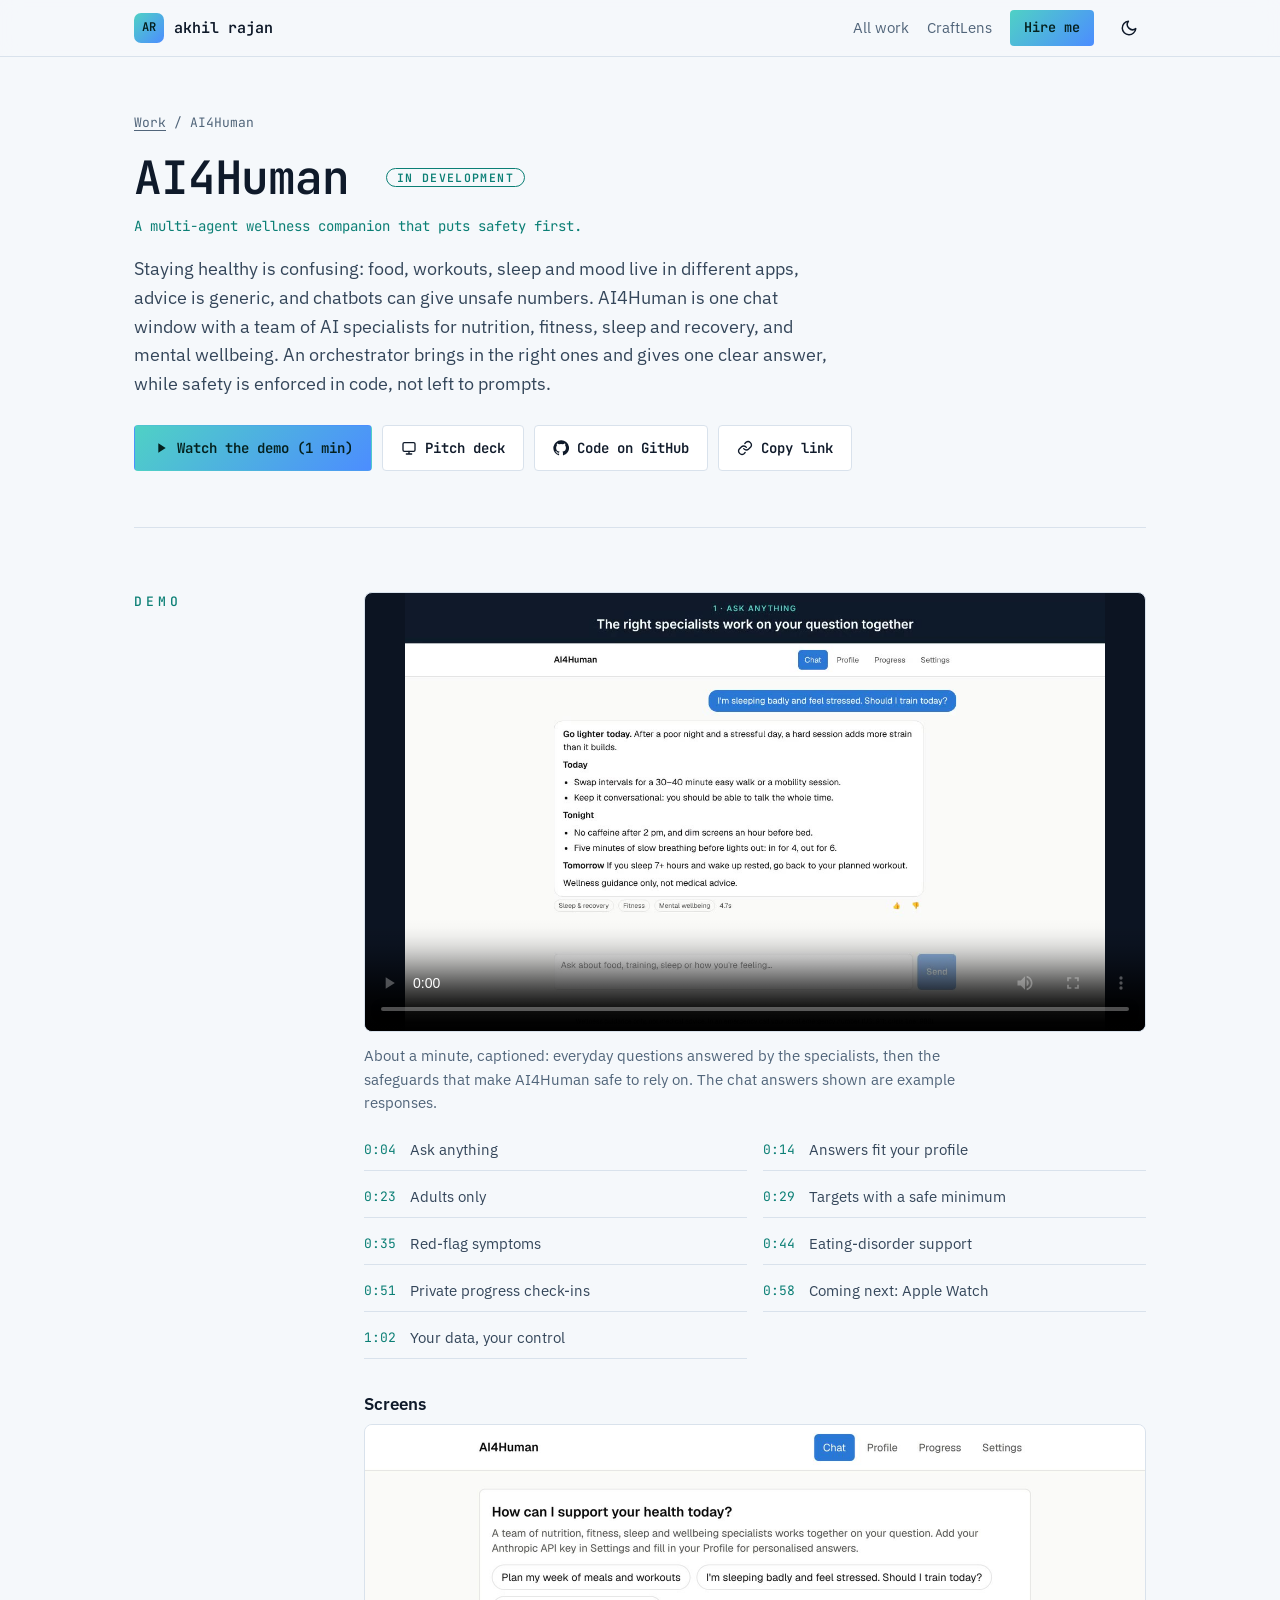
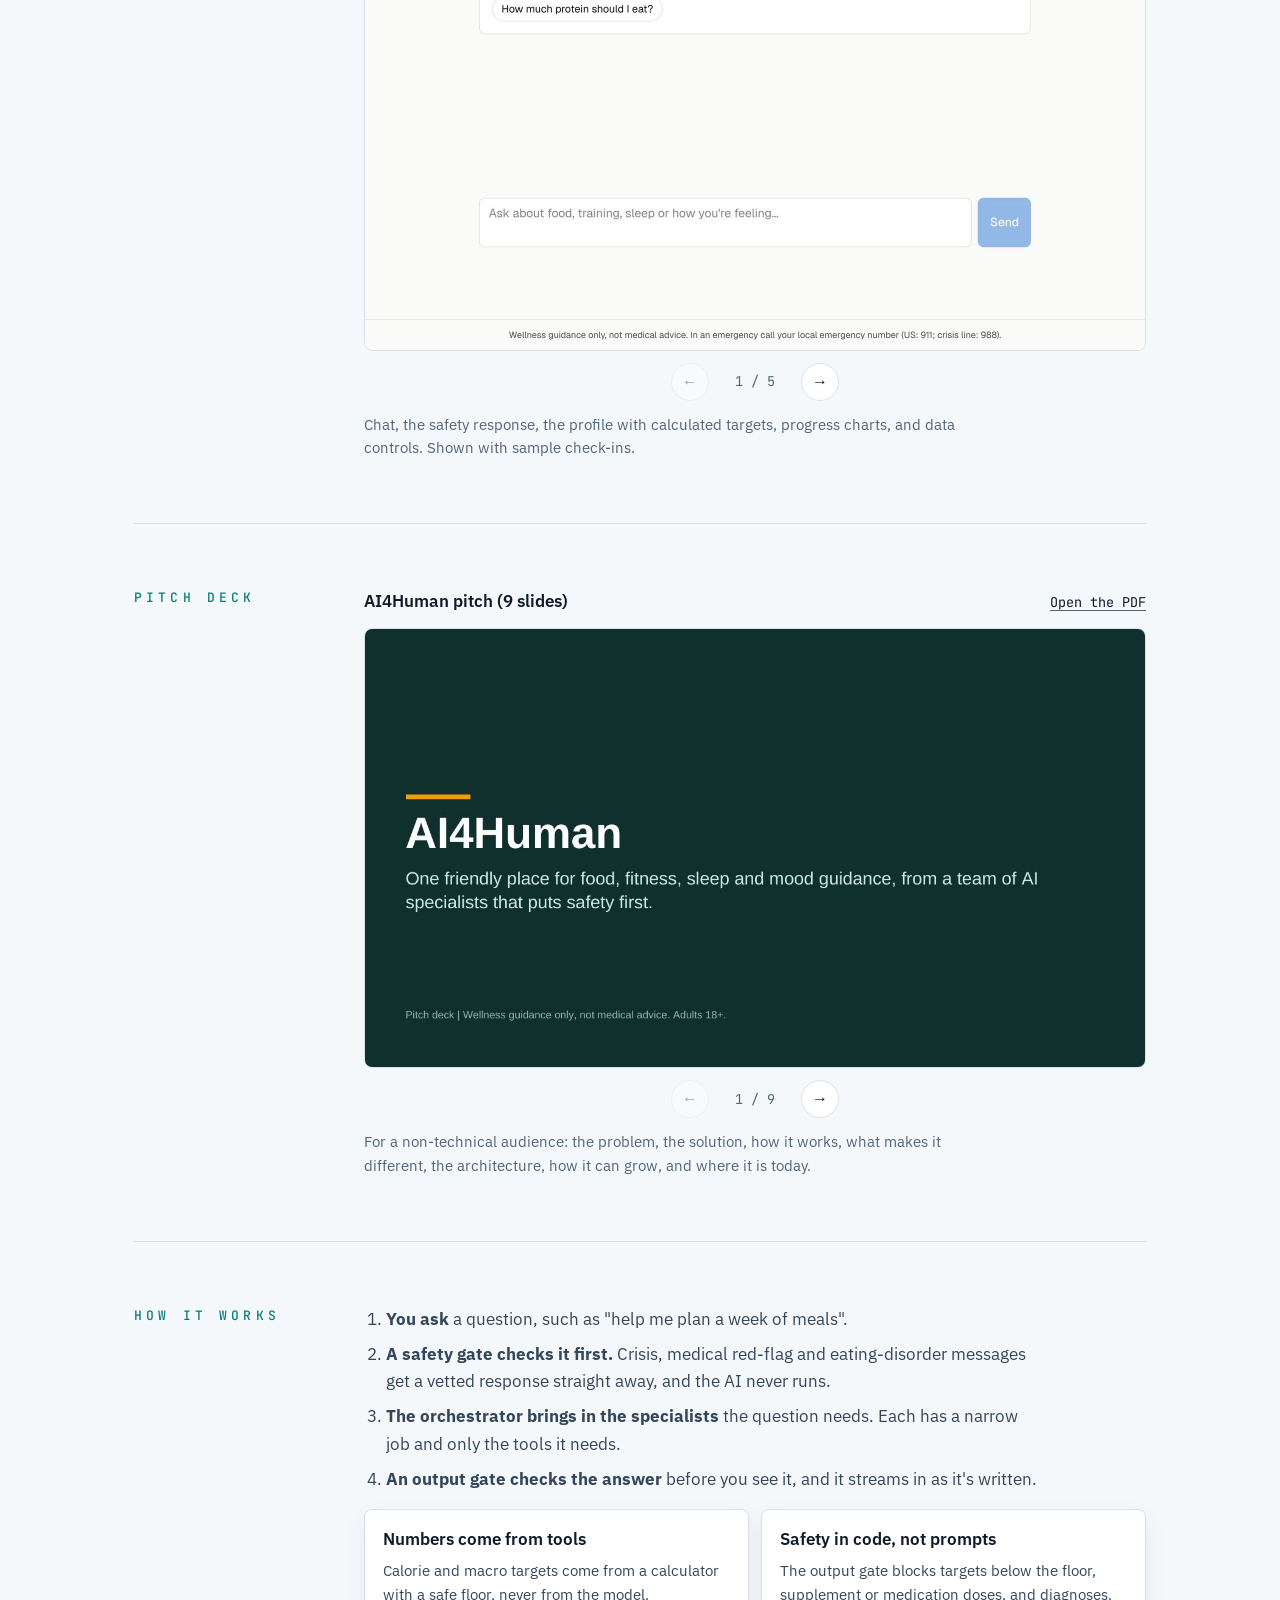
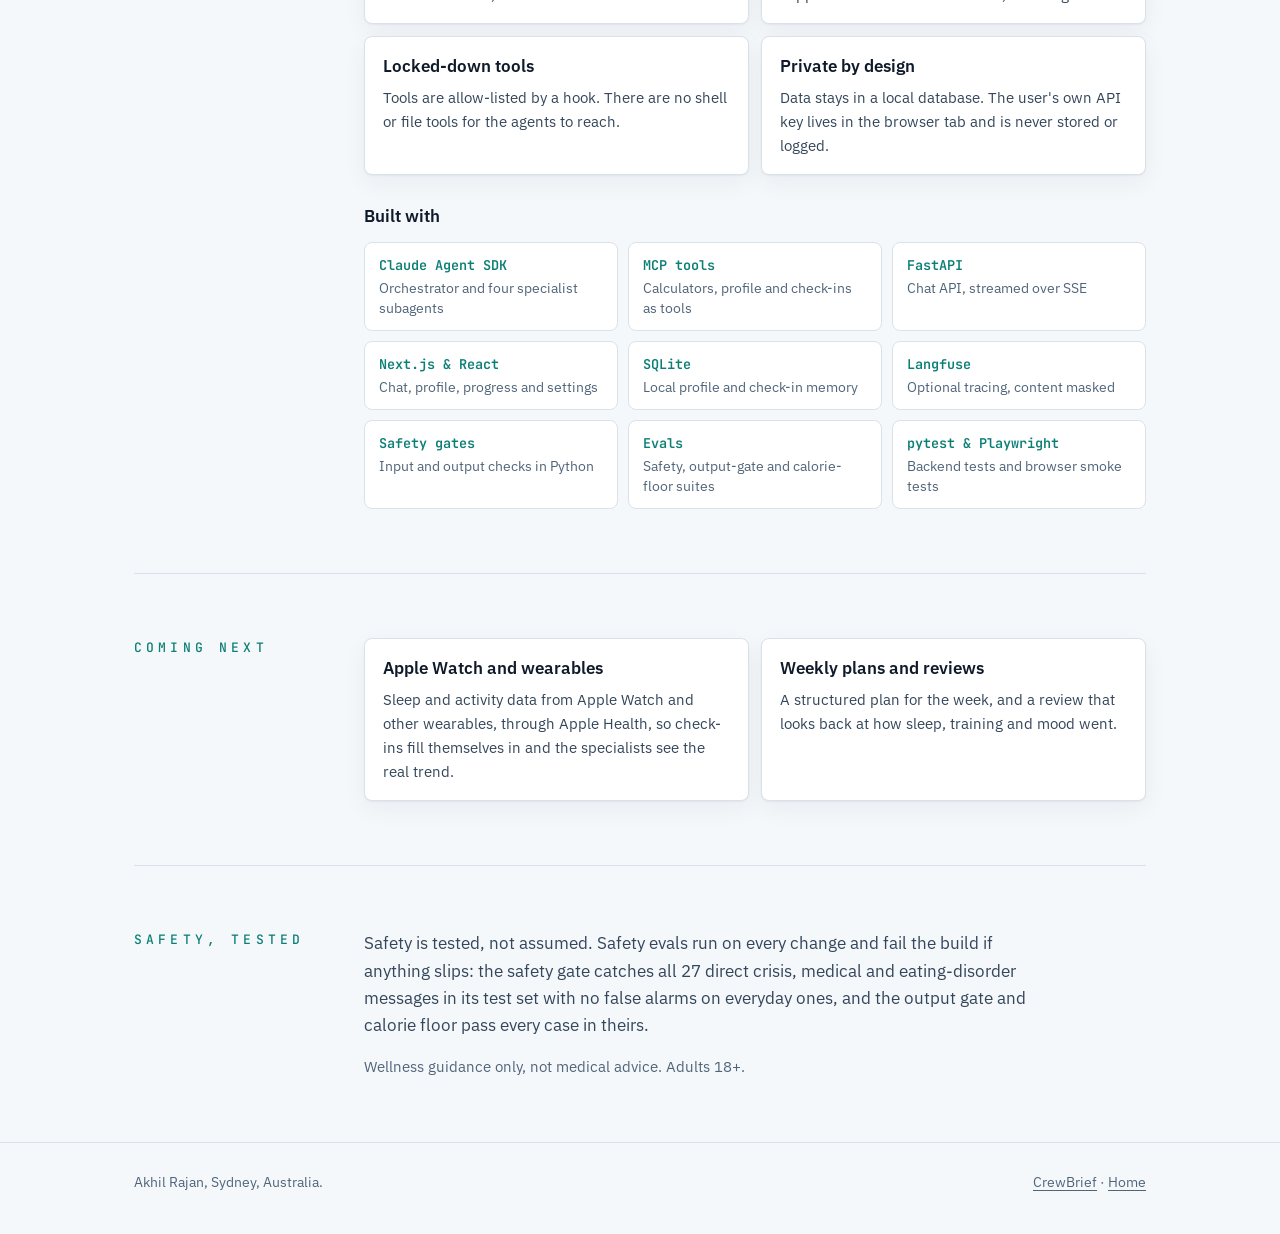
<file: work/ai4human/index.html>
<!DOCTYPE html>
<html lang="en">
<head>
  <meta charset="UTF-8">
  <meta name="viewport" content="width=device-width, initial-scale=1">
  <title>AI4Human | Akhil Rajan</title>
  <meta name="description" content="AI4Human is a multi-agent wellness companion: nutrition, fitness, sleep and mental-wellbeing specialists coordinated by an orchestrator, with safety enforced in code. Built by Akhil Rajan on the Claude Agent SDK. Screens, pitch deck and how it works.">
  <meta name="color-scheme" content="dark light">
  <meta name="theme-color" content="#F5F8FB">
  <script>(function(){var t;try{t=localStorage.getItem('theme');}catch(e){}document.documentElement.setAttribute('data-theme',t==='dark'?'dark':'light');})();</script>
  <meta property="og:title" content="AI4Human: a team of AI wellness specialists that puts safety first">
  <meta property="og:description" content="Multi-agent wellness companion on the Claude Agent SDK, with safety in code, not prompts. Built by Akhil Rajan.">
  <meta property="og:type" content="website">
  <meta property="og:url" content="https://akhil4rajan.github.io/work/ai4human/">
  <meta property="og:image" content="https://akhil4rajan.github.io/work/ai4human/og.png">
  <meta property="og:image:width" content="1200">
  <meta property="og:image:height" content="630">
  <meta name="twitter:card" content="summary_large_image">
  <meta name="twitter:image" content="https://akhil4rajan.github.io/work/ai4human/og.png">
  <link rel="canonical" href="https://akhil4rajan.github.io/work/ai4human/">
  <link rel="icon" href="data:image/svg+xml,%3Csvg xmlns='http://www.w3.org/2000/svg' viewBox='0 0 32 32'%3E%3Crect width='32' height='32' rx='6' fill='%230A0F15'/%3E%3Ctext x='16' y='22' font-family='monospace' font-weight='700' font-size='15' text-anchor='middle' fill='%234FD1C5'%3EAR%3C/text%3E%3C/svg%3E">
  <link rel="preconnect" href="https://fonts.googleapis.com">
  <link rel="preconnect" href="https://fonts.gstatic.com" crossorigin>
  <link href="https://fonts.googleapis.com/css2?family=IBM+Plex+Sans:wght@400;500;600&family=JetBrains+Mono:wght@400;600&display=swap" rel="stylesheet">
  <link rel="stylesheet" href="../../assets/work.css">
</head>
<body>
  <a class="skip" href="#main">Skip to content</a>
  <header class="topbar">
    <div class="wrap">
      <a class="wordmark" href="../../" aria-label="Akhil Rajan, home"><span class="logo" aria-hidden="true">AR</span><span>akhil rajan</span></a>
      <nav aria-label="Main">
        <a href="../../#work">All work</a>
        <a class="optional" href="../craftlens/">CraftLens</a>
        <a class="cta" href="../../#contact">Hire me</a>
        <button class="theme-btn" id="themeBtn" type="button" aria-label="Switch to dark theme"><svg class="i-sun" viewBox="0 0 24 24" width="18" height="18" fill="none" stroke="currentColor" stroke-width="2" stroke-linecap="round" aria-hidden="true"><circle cx="12" cy="12" r="4"/><path d="M12 2v2M12 20v2M4.9 4.9l1.4 1.4M17.7 17.7l1.4 1.4M2 12h2M20 12h2M4.9 19.1l1.4-1.4M17.7 6.3l1.4-1.4"/></svg><svg class="i-moon" viewBox="0 0 24 24" width="18" height="18" fill="none" stroke="currentColor" stroke-width="2" stroke-linecap="round" stroke-linejoin="round" aria-hidden="true"><path d="M21 12.8A9 9 0 1 1 11.2 3a7 7 0 0 0 9.8 9.8z"/></svg></button>
      </nav>
    </div>
  </header>

  <main id="main">
    <div class="wrap">
      <section class="head head-block" aria-labelledby="title">
        <p class="crumbs"><a href="../../#work">Work</a> / AI4Human</p>
        <h1 id="title">AI4Human <span class="badge">In development</span></h1>
        <p class="tag">A multi-agent wellness companion that puts safety first.</p>
        <p class="lede">Staying healthy is confusing: food, workouts, sleep and mood live in different apps, advice is generic, and chatbots can give unsafe numbers. AI4Human is one chat window with a team of AI specialists for nutrition, fitness, sleep and recovery, and mental wellbeing. An orchestrator brings in the right ones and gives one clear answer, while safety is enforced in code, not left to prompts.</p>
        <div class="actions">
          <a class="btn primary" href="#demo"><svg viewBox="0 0 24 24" fill="currentColor" aria-hidden="true"><path d="M8 5v14l11-7z"/></svg>Watch the demo (1 min)</a>
          <a class="btn" href="#deck"><svg viewBox="0 0 24 24" fill="none" stroke="currentColor" stroke-width="2" stroke-linecap="round" stroke-linejoin="round" aria-hidden="true"><rect x="3" y="4" width="18" height="13" rx="2"/><path d="M8 21h8M12 17v4"/></svg>Pitch deck</a>
          <a class="btn" href="https://github.com/akhil4rajan/ai4human-fitness"><svg viewBox="0 0 24 24" fill="currentColor" aria-hidden="true"><path d="M12 .5a11.5 11.5 0 0 0-3.64 22.41c.58.1.79-.25.79-.56v-2c-3.2.7-3.88-1.37-3.88-1.37-.52-1.33-1.28-1.69-1.28-1.69-1.05-.71.08-.7.08-.7 1.16.08 1.77 1.19 1.77 1.19 1.03 1.77 2.7 1.26 3.36.96.1-.75.4-1.26.73-1.55-2.55-.29-5.24-1.28-5.24-5.68 0-1.26.45-2.28 1.19-3.09-.12-.29-.52-1.46.11-3.05 0 0 .97-.31 3.17 1.18a11 11 0 0 1 5.77 0c2.2-1.49 3.17-1.18 3.17-1.18.63 1.59.23 2.76.11 3.05.74.81 1.19 1.83 1.19 3.09 0 4.41-2.69 5.38-5.25 5.67.41.36.78 1.06.78 2.14v3.17c0 .31.21.67.8.56A11.5 11.5 0 0 0 12 .5z"/></svg>Code on GitHub</a>
          <button class="btn" id="copyLink" type="button"><svg viewBox="0 0 24 24" fill="none" stroke="currentColor" stroke-width="2" stroke-linecap="round" stroke-linejoin="round" aria-hidden="true"><path d="M10 13a5 5 0 0 0 7.5.5l3-3a5 5 0 0 0-7-7l-1.7 1.7"/><path d="M14 11a5 5 0 0 0-7.5-.5l-3 3a5 5 0 0 0 7 7l1.7-1.7"/></svg><span>Copy link</span></button>
        </div>
      </section>

      <section class="block" id="demo" aria-labelledby="demo-h">
        <div class="rail">
          <h2 id="demo-h">Demo</h2>
          <div class="body">
            <div class="media">
              <video id="demoVideo" controls preload="metadata" playsinline poster="poster.jpg" aria-describedby="demo-desc">
                <source src="ai4human-demo.mp4" type="video/mp4">
                <a href="ai4human-demo.mp4">Download the demo video (MP4)</a>.
              </video>
            </div>
            <p class="caption" id="demo-desc">About a minute, captioned: everyday questions answered by the specialists, then the safeguards that make AI4Human safe to rely on. The chat answers shown are example responses.</p>
<ol class="chapters" aria-label="Jump to a part of the video">
              <li><button type="button" data-seek="4"><time>0:04</time>Ask anything</button></li>
              <li><button type="button" data-seek="14"><time>0:14</time>Answers fit your profile</button></li>
              <li><button type="button" data-seek="23"><time>0:23</time>Adults only</button></li>
              <li><button type="button" data-seek="29"><time>0:29</time>Targets with a safe minimum</button></li>
              <li><button type="button" data-seek="35"><time>0:35</time>Red-flag symptoms</button></li>
              <li><button type="button" data-seek="44"><time>0:44</time>Eating-disorder support</button></li>
              <li><button type="button" data-seek="51"><time>0:51</time>Private progress check-ins</button></li>
              <li><button type="button" data-seek="58"><time>0:58</time>Coming next: Apple Watch</button></li>
              <li><button type="button" data-seek="62"><time>1:02</time>Your data, your control</button></li>
            </ol>
            <h3>Screens</h3>
            <div class="slides screens">
              <div class="track" tabindex="0" role="region" aria-label="AI4Human app screens">
                <img src="screens/1.jpg" alt="Chat: a team of nutrition, fitness, sleep and wellbeing specialists, with suggested questions" width="1560" height="1050">
                <img src="screens/2.jpg" alt="Safety: a message about chest pain and dizziness gets a vetted support response, with no model call" width="1560" height="1050" loading="lazy">
                <img src="screens/3.jpg" alt="Profile: estimated daily calorie and macro targets from a calculator, never below a safe minimum" width="1560" height="1050" loading="lazy">
                <img src="screens/4.jpg" alt="Progress: daily check-ins for sleep, mood, stress and weight, charted over two weeks" width="1560" height="1515" loading="lazy">
                <img src="screens/5.jpg" alt="Settings: the API key stays in the browser tab, and the user can export or delete all their data" width="1560" height="1050" loading="lazy">
              </div>
              <div class="slide-nav"><button type="button" class="prev" aria-label="Previous">←</button><span class="count" aria-live="polite">1 / 5</span><button type="button" class="next" aria-label="Next">→</button></div>
            </div>
            <p class="caption">Chat, the safety response, the profile with calculated targets, progress charts, and data controls. Shown with sample check-ins.</p>
          </div>
        </div>
      </section>

      <section class="block" id="deck" aria-labelledby="deck-h">
        <div class="rail">
          <h2 id="deck-h">Pitch deck</h2>
          <div class="body">
            <div class="deck-head"><h3>AI4Human pitch (9 slides)</h3><a href="../../assets/AI4Human-Pitch-Deck.pdf">Open the PDF</a></div>
            <div class="slides">
              <div class="track" tabindex="0" role="region" aria-label="AI4Human pitch deck slides">
                <img src="slides/s-1.jpg" alt="AI4Human pitch deck, slide 1 of 9: AI4Human" width="1280" height="720">
                <img src="slides/s-2.jpg" alt="AI4Human pitch deck, slide 2 of 9: The problem" width="1280" height="720" loading="lazy">
                <img src="slides/s-3.jpg" alt="AI4Human pitch deck, slide 3 of 9: The solution" width="1280" height="720" loading="lazy">
                <img src="slides/s-4.jpg" alt="AI4Human pitch deck, slide 4 of 9: How it works" width="1280" height="720" loading="lazy">
                <img src="slides/s-5.jpg" alt="AI4Human pitch deck, slide 5 of 9: What makes it different" width="1280" height="720" loading="lazy">
                <img src="slides/s-6.jpg" alt="AI4Human pitch deck, slide 6 of 9: Architecture at a glance" width="1280" height="720" loading="lazy">
                <img src="slides/s-7.jpg" alt="AI4Human pitch deck, slide 7 of 9: What it&#x27;s built from" width="1280" height="720" loading="lazy">
                <img src="slides/s-8.jpg" alt="AI4Human pitch deck, slide 8 of 9: How it can grow" width="1280" height="720" loading="lazy">
                <img src="slides/s-9.jpg" alt="AI4Human pitch deck, slide 9 of 9: Where we are" width="1280" height="720" loading="lazy">
              </div>
              <div class="slide-nav"><button type="button" class="prev" aria-label="Previous">←</button><span class="count" aria-live="polite">1 / 9</span><button type="button" class="next" aria-label="Next">→</button></div>
            </div>
            <p class="caption">For a non-technical audience: the problem, the solution, how it works, what makes it different, the architecture, how it can grow, and where it is today.</p>
          </div>
        </div>
      </section>

      <section class="block" id="how" aria-labelledby="how-h">
        <div class="rail">
          <h2 id="how-h">How it works</h2>
          <div class="body">
            <ol class="steps">
              <li><b>You ask</b> a question, such as "help me plan a week of meals".</li>
              <li><b>A safety gate checks it first.</b> Crisis, medical red-flag and eating-disorder messages get a vetted response straight away, and the AI never runs.</li>
              <li><b>The orchestrator brings in the specialists</b> the question needs. Each has a narrow job and only the tools it needs.</li>
              <li><b>An output gate checks the answer</b> before you see it, and it streams in as it's written.</li>
            </ol>
            <ul class="points">
              <li><h3>Numbers come from tools</h3><p>Calorie and macro targets come from a calculator with a safe floor, never from the model.</p></li>
              <li><h3>Safety in code, not prompts</h3><p>The output gate blocks targets below the floor, supplement or medication doses, and diagnoses.</p></li>
              <li><h3>Locked-down tools</h3><p>Tools are allow-listed by a hook. There are no shell or file tools for the agents to reach.</p></li>
              <li><h3>Private by design</h3><p>Data stays in a local database. The user's own API key lives in the browser tab and is never stored or logged.</p></li>
            </ul>
            <h3 class="fw-h">Built with</h3>
            <ul class="fw" aria-label="Technologies">
              <li><b>Claude Agent SDK</b><span>Orchestrator and four specialist subagents</span></li>
              <li><b>MCP tools</b><span>Calculators, profile and check-ins as tools</span></li>
              <li><b>FastAPI</b><span>Chat API, streamed over SSE</span></li>
              <li><b>Next.js & React</b><span>Chat, profile, progress and settings</span></li>
              <li><b>SQLite</b><span>Local profile and check-in memory</span></li>
              <li><b>Langfuse</b><span>Optional tracing, content masked</span></li>
              <li><b>Safety gates</b><span>Input and output checks in Python</span></li>
              <li><b>Evals</b><span>Safety, output-gate and calorie-floor suites</span></li>
              <li><b>pytest & Playwright</b><span>Backend tests and browser smoke tests</span></li>
            </ul>
          </div>
        </div>
      </section>

      <section class="block" id="next" aria-labelledby="next-h">
        <div class="rail">
          <h2 id="next-h">Coming next</h2>
          <div class="body">
            <ul class="points">
              <li><h3>Apple Watch and wearables</h3><p>Sleep and activity data from Apple Watch and other wearables, through Apple Health, so check-ins fill themselves in and the specialists see the real trend.</p></li>
              <li><h3>Weekly plans and reviews</h3><p>A structured plan for the week, and a review that looks back at how sleep, training and mood went.</p></li>
            </ul>
          </div>
        </div>
      </section>

      <section class="block" id="safety" aria-labelledby="safety-h">
        <div class="rail">
          <h2 id="safety-h">Safety, tested</h2>
          <div class="body">
            <p>Safety is tested, not assumed. Safety evals run on every change and fail the build if anything slips: the safety gate catches all 27 direct crisis, medical and eating-disorder messages in its test set with no false alarms on everyday ones, and the output gate and calorie floor pass every case in theirs.</p>
                        <p class="note">Wellness guidance only, not medical advice. Adults 18+.</p>
          </div>
        </div>
      </section>
    </div>
  </main>

  <footer class="site">
    <div class="wrap"><span>Akhil Rajan, Sydney, Australia.</span><span><a href="../crewbrief/">CrewBrief</a> · <a href="../../">Home</a></span></div>
  </footer>
  <script src="../../assets/work.js"></script>
</body>
</html>
</file>
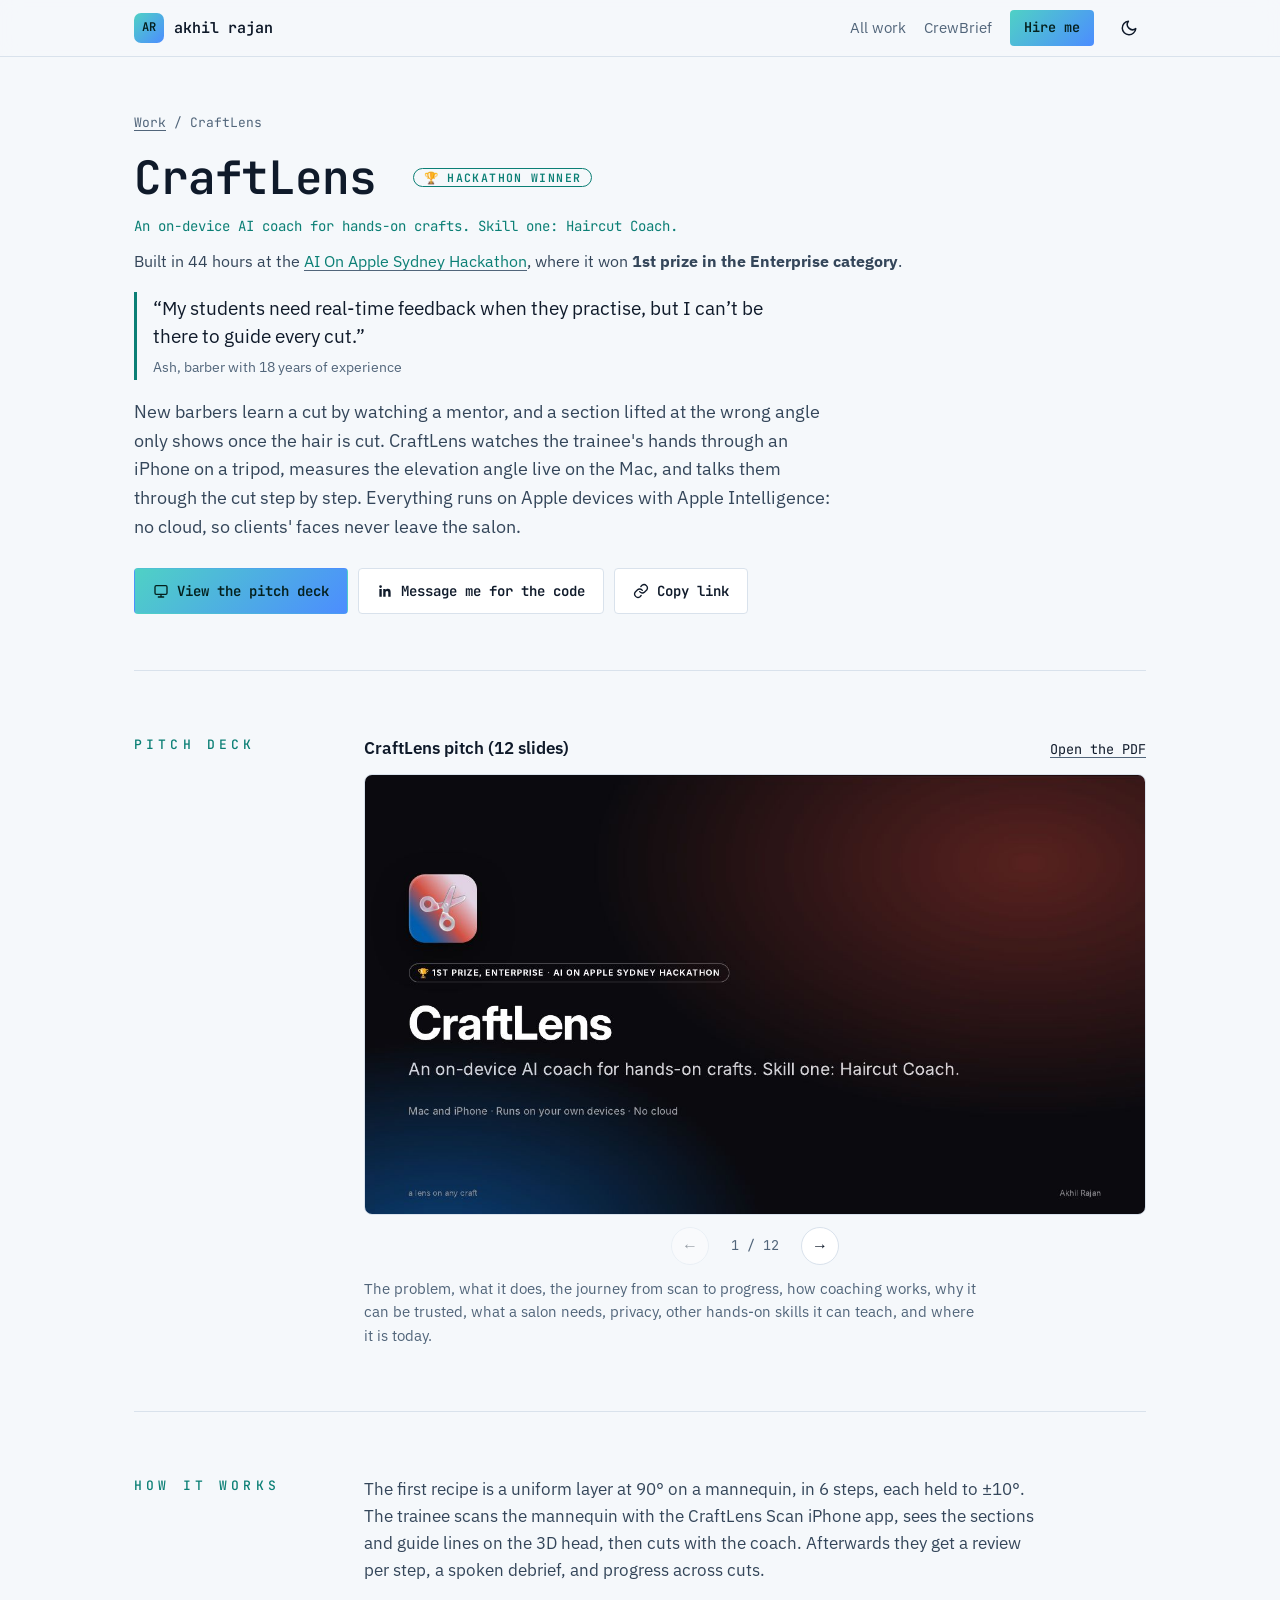
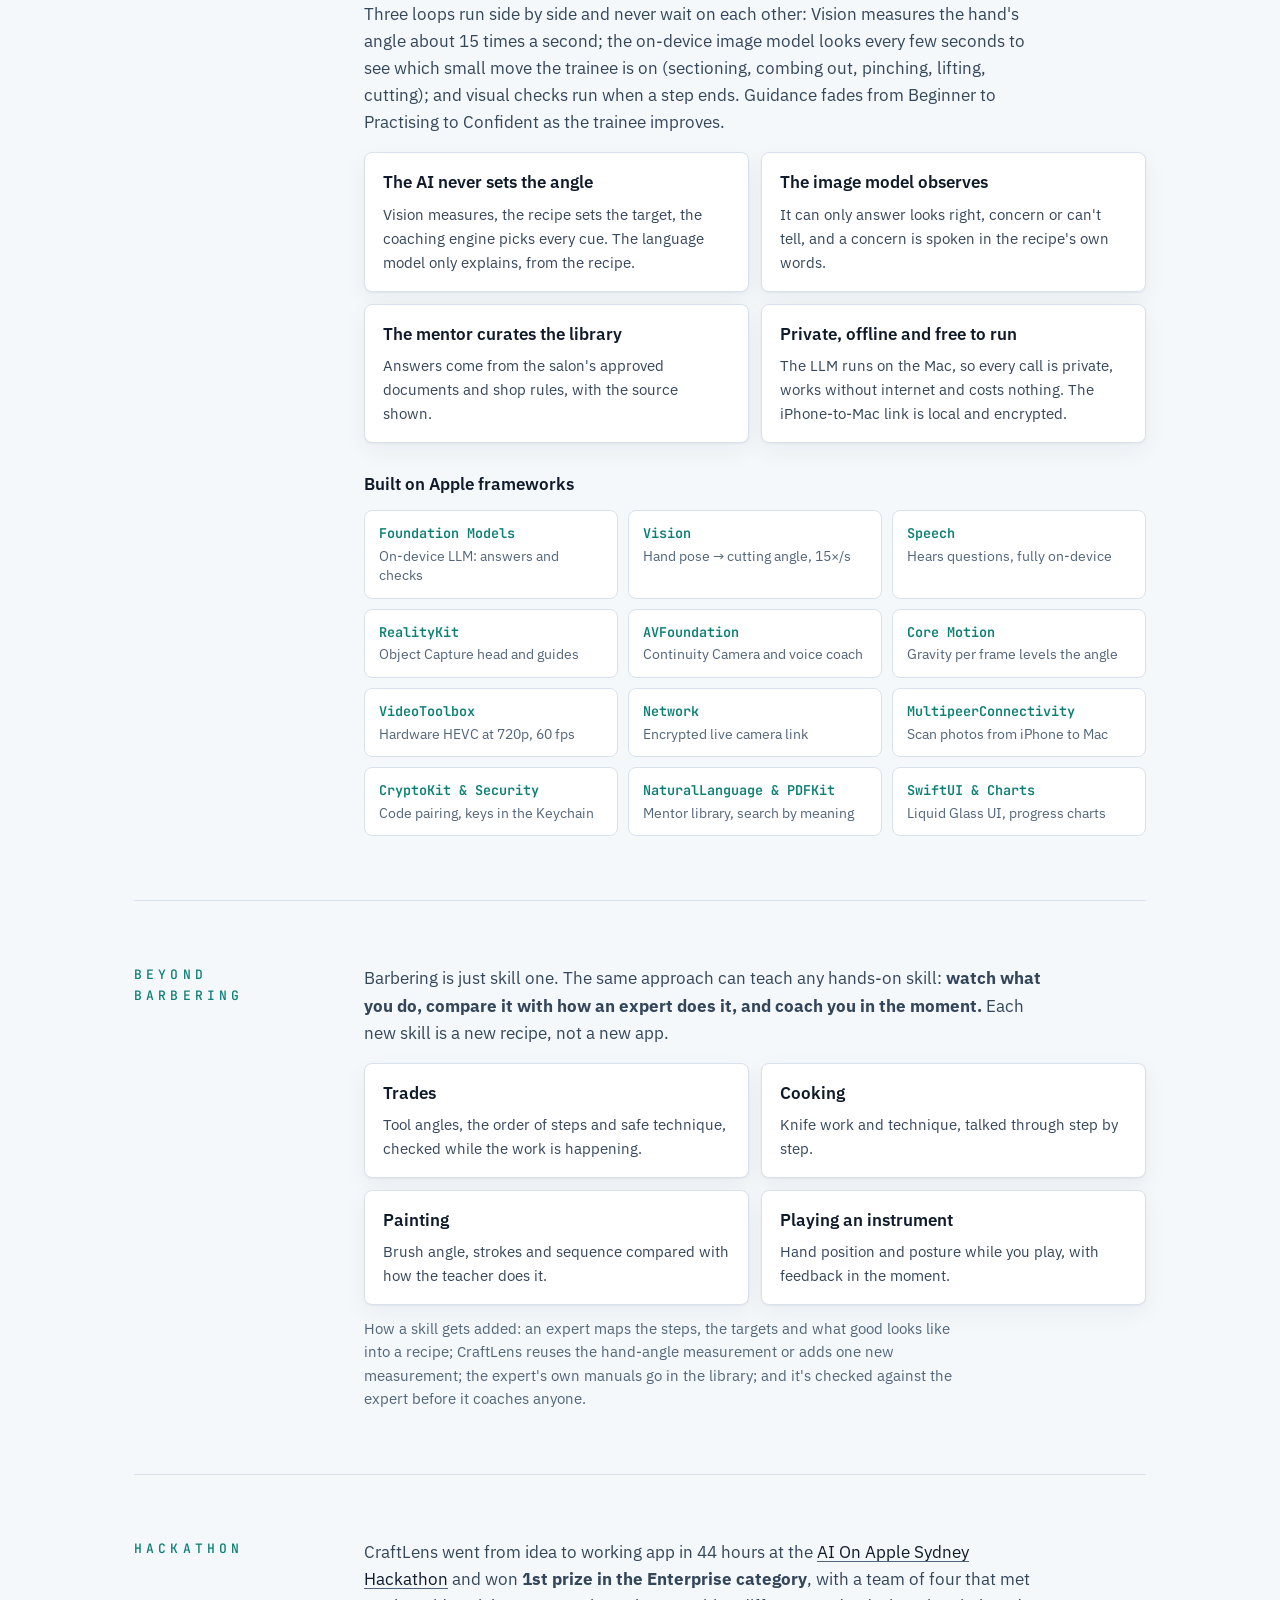
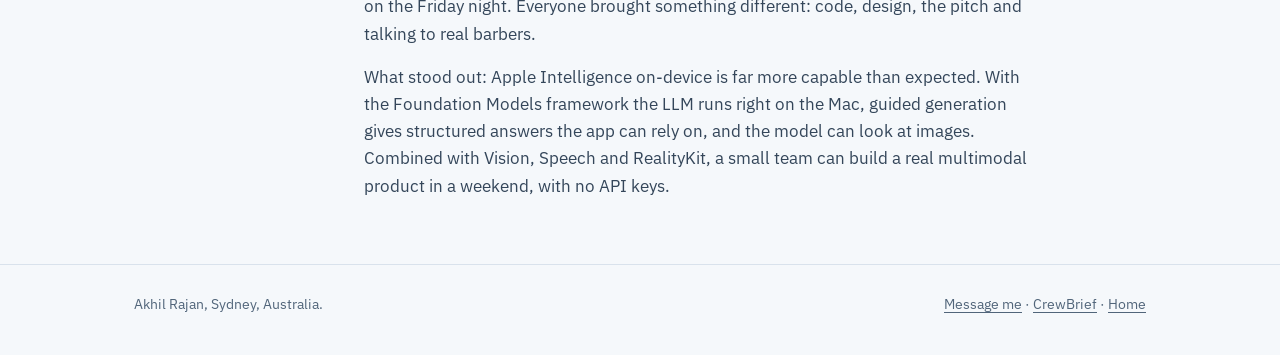
<file: work/craftlens/index.html>
<!DOCTYPE html>
<html lang="en">
<head>
  <meta charset="UTF-8">
  <meta name="viewport" content="width=device-width, initial-scale=1">
  <title>CraftLens | Akhil Rajan</title>
  <meta name="description" content="CraftLens is an on-device AI skill coach for Mac and iPhone. Skill one, Haircut Coach, watches the trainee's hands, measures the cutting angle and talks them through the cut. Built by Akhil Rajan. Pitch deck and how it works.">
  <meta name="color-scheme" content="dark light">
  <meta name="theme-color" content="#F5F8FB">
  <script>(function(){var t;try{t=localStorage.getItem('theme');}catch(e){}document.documentElement.setAttribute('data-theme',t==='dark'?'dark':'light');})();</script>
  <meta property="og:title" content="CraftLens: an on-device AI coach for hands-on crafts">
  <meta property="og:description" content="1st prize, Enterprise category, AI On Apple Sydney Hackathon. An on-device AI coach for trainee barbers, built in 44 hours.">
  <meta property="og:type" content="website">
  <meta property="og:url" content="https://akhil4rajan.github.io/work/craftlens/">
  <meta property="og:image" content="https://akhil4rajan.github.io/work/craftlens/og.png">
  <meta property="og:image:width" content="1200">
  <meta property="og:image:height" content="630">
  <meta name="twitter:card" content="summary_large_image">
  <meta name="twitter:image" content="https://akhil4rajan.github.io/work/craftlens/og.png">
  <link rel="canonical" href="https://akhil4rajan.github.io/work/craftlens/">
  <link rel="icon" href="data:image/svg+xml,%3Csvg xmlns='http://www.w3.org/2000/svg' viewBox='0 0 32 32'%3E%3Crect width='32' height='32' rx='6' fill='%230A0F15'/%3E%3Ctext x='16' y='22' font-family='monospace' font-weight='700' font-size='15' text-anchor='middle' fill='%234FD1C5'%3EAR%3C/text%3E%3C/svg%3E">
  <link rel="preconnect" href="https://fonts.googleapis.com">
  <link rel="preconnect" href="https://fonts.gstatic.com" crossorigin>
  <link href="https://fonts.googleapis.com/css2?family=IBM+Plex+Sans:wght@400;500;600&family=JetBrains+Mono:wght@400;600&display=swap" rel="stylesheet">
  <link rel="stylesheet" href="../../assets/work.css">
</head>
<body>
  <a class="skip" href="#main">Skip to content</a>
  <header class="topbar">
    <div class="wrap">
      <a class="wordmark" href="../../" aria-label="Akhil Rajan, home"><span class="logo" aria-hidden="true">AR</span><span>akhil rajan</span></a>
      <nav aria-label="Main">
        <a href="../../#work">All work</a>
        <a class="optional" href="../crewbrief/">CrewBrief</a>
        <a class="cta" href="../../#contact">Hire me</a>
        <button class="theme-btn" id="themeBtn" type="button" aria-label="Switch to dark theme"><svg class="i-sun" viewBox="0 0 24 24" width="18" height="18" fill="none" stroke="currentColor" stroke-width="2" stroke-linecap="round" aria-hidden="true"><circle cx="12" cy="12" r="4"/><path d="M12 2v2M12 20v2M4.9 4.9l1.4 1.4M17.7 17.7l1.4 1.4M2 12h2M20 12h2M4.9 19.1l1.4-1.4M17.7 6.3l1.4-1.4"/></svg><svg class="i-moon" viewBox="0 0 24 24" width="18" height="18" fill="none" stroke="currentColor" stroke-width="2" stroke-linecap="round" stroke-linejoin="round" aria-hidden="true"><path d="M21 12.8A9 9 0 1 1 11.2 3a7 7 0 0 0 9.8 9.8z"/></svg></button>
      </nav>
    </div>
  </header>

  <main id="main">
    <div class="wrap">
      <section class="head head-block" aria-labelledby="title">
        <p class="crumbs"><a href="../../#work">Work</a> / CraftLens</p>
        <h1 id="title">CraftLens <span class="badge">🏆 Hackathon winner</span></h1>
        <p class="tag">An on-device AI coach for hands-on crafts. Skill one: Haircut Coach.</p>
        <p class="award">Built in 44 hours at the <a href="https://hackathonsaustralia.com.au/events/sydney-apple-ai-hackathon">AI On Apple Sydney Hackathon</a>, where it won <b>1st prize in the Enterprise category</b>.</p>
        <blockquote class="pull">“My students need real-time feedback when they practise, but I can’t be there to guide every cut.”<span>Ash, barber with 18 years of experience</span></blockquote>
        <p class="lede">New barbers learn a cut by watching a mentor, and a section lifted at the wrong angle only shows once the hair is cut. CraftLens watches the trainee's hands through an iPhone on a tripod, measures the elevation angle live on the Mac, and talks them through the cut step by step. Everything runs on Apple devices with Apple Intelligence: no cloud, so clients' faces never leave the salon.</p>
        <div class="actions">
          <a class="btn primary" href="#deck"><svg viewBox="0 0 24 24" fill="none" stroke="currentColor" stroke-width="2" stroke-linecap="round" stroke-linejoin="round" aria-hidden="true"><rect x="3" y="4" width="18" height="13" rx="2"/><path d="M8 21h8M12 17v4"/></svg>View the pitch deck</a>
          <a class="btn" href="https://www.linkedin.com/in/akhilpeterrajan/"><svg viewBox="0 0 24 24" fill="currentColor" aria-hidden="true"><path d="M20.45 20.45h-3.56v-5.57c0-1.33-.03-3.04-1.85-3.04-1.86 0-2.14 1.45-2.14 2.94v5.67H9.34V9h3.42v1.56h.05c.48-.9 1.64-1.85 3.37-1.85 3.6 0 4.27 2.37 4.27 5.45v6.29zM5.34 7.43a2.06 2.06 0 1 1 0-4.12 2.06 2.06 0 0 1 0 4.12zM7.12 20.45H3.56V9h3.56v11.45z"/></svg>Message me for the code</a>
          <button class="btn" id="copyLink" type="button"><svg viewBox="0 0 24 24" fill="none" stroke="currentColor" stroke-width="2" stroke-linecap="round" stroke-linejoin="round" aria-hidden="true"><path d="M10 13a5 5 0 0 0 7.5.5l3-3a5 5 0 0 0-7-7l-1.7 1.7"/><path d="M14 11a5 5 0 0 0-7.5-.5l-3 3a5 5 0 0 0 7 7l1.7-1.7"/></svg><span>Copy link</span></button>
        </div>
      </section>

      <section class="block" id="deck" aria-labelledby="deck-h">
        <div class="rail">
          <h2 id="deck-h">Pitch deck</h2>
          <div class="body">
            <div class="deck-head"><h3>CraftLens pitch (12 slides)</h3><a href="CraftLens-Pitch-Deck.pdf">Open the PDF</a></div>
            <div class="slides">
              <div class="track" tabindex="0" role="region" aria-label="CraftLens pitch deck slides">
                <img src="slides/s-01.jpg" alt="CraftLens pitch deck, slide 1 of 12: CraftLens" width="1280" height="720">
                <img src="slides/s-02.jpg" alt="CraftLens pitch deck, slide 2 of 12: A fresher learns the cut by watching. Nobody can watch every cut." width="1280" height="720" loading="lazy">
                <img src="slides/s-03.jpg" alt="CraftLens pitch deck, slide 3 of 12: A coach that watches your hands and talks you through the cut" width="1280" height="720" loading="lazy">
                <img src="slides/s-04.jpg" alt="CraftLens pitch deck, slide 4 of 12: From a scanned head to a skill record" width="1280" height="720" loading="lazy">
                <img src="slides/s-05.jpg" alt="CraftLens pitch deck, slide 5 of 12: It measures, follows along and checks, all at once" width="1280" height="720" loading="lazy">
                <img src="slides/s-06.jpg" alt="CraftLens pitch deck, slide 6 of 12: The AI explains. It never sets the angle." width="1280" height="720" loading="lazy">
                <img src="slides/s-07.jpg" alt="CraftLens pitch deck, slide 7 of 12: What you need: hardware a salon may already have" width="1280" height="720" loading="lazy">
                <img src="slides/s-08.jpg" alt="CraftLens pitch deck, slide 8 of 12: Client faces never leave the salon&#x27;s own devices" width="1280" height="720" loading="lazy">
                <img src="slides/s-09.jpg" alt="CraftLens pitch deck, slide 9 of 12: Every cut is a step-by-step recipe" width="1280" height="720" loading="lazy">
                <img src="slides/s-10.jpg" alt="CraftLens pitch deck, slide 10 of 12: Barbering is skill one. The same coach can teach any hands-on skill." width="1280" height="720" loading="lazy">
                <img src="slides/s-11.jpg" alt="CraftLens pitch deck, slide 11 of 12: Built in 44 hours. Next: prove it on real cuts." width="1280" height="720" loading="lazy">
                <img src="slides/s-12.jpg" alt="CraftLens pitch deck, slide 12 of 12: a lens on any craft" width="1280" height="720" loading="lazy">
              </div>
              <div class="slide-nav"><button type="button" class="prev" aria-label="Previous slide">←</button><span class="count" aria-live="polite">1 / 12</span><button type="button" class="next" aria-label="Next slide">→</button></div>
            </div>
            <p class="caption">The problem, what it does, the journey from scan to progress, how coaching works, why it can be trusted, what a salon needs, privacy, other hands-on skills it can teach, and where it is today.</p>
          </div>
        </div>
      </section>


      <section class="block" id="how" aria-labelledby="how-h">
        <div class="rail">
          <h2 id="how-h">How it works</h2>
          <div class="body">
            <p>The first recipe is a uniform layer at 90° on a mannequin, in 6 steps, each held to ±10°. The trainee scans the mannequin with the CraftLens Scan iPhone app, sees the sections and guide lines on the 3D head, then cuts with the coach. Afterwards they get a review per step, a spoken debrief, and progress across cuts.</p>
            <p>Three loops run side by side and never wait on each other: Vision measures the hand's angle about 15 times a second; the on-device image model looks every few seconds to see which small move the trainee is on (sectioning, combing out, pinching, lifting, cutting); and visual checks run when a step ends. Guidance fades from Beginner to Practising to Confident as the trainee improves.</p>
            <ul class="points">
              <li><h3>The AI never sets the angle</h3><p>Vision measures, the recipe sets the target, the coaching engine picks every cue. The language model only explains, from the recipe.</p></li>
              <li><h3>The image model observes</h3><p>It can only answer looks right, concern or can't tell, and a concern is spoken in the recipe's own words.</p></li>
              <li><h3>The mentor curates the library</h3><p>Answers come from the salon's approved documents and shop rules, with the source shown.</p></li>
              <li><h3>Private, offline and free to run</h3><p>The LLM runs on the Mac, so every call is private, works without internet and costs nothing. The iPhone-to-Mac link is local and encrypted.</p></li>
            </ul>
            <h3 class="fw-h">Built on Apple frameworks</h3>
            <ul class="fw" aria-label="Apple frameworks used">
              <li><b>Foundation Models</b><span>On-device LLM: answers and checks</span></li>
              <li><b>Vision</b><span>Hand pose → cutting angle, 15×/s</span></li>
              <li><b>Speech</b><span>Hears questions, fully on-device</span></li>
              <li><b>RealityKit</b><span>Object Capture head and guides</span></li>
              <li><b>AVFoundation</b><span>Continuity Camera and voice coach</span></li>
              <li><b>Core Motion</b><span>Gravity per frame levels the angle</span></li>
              <li><b>VideoToolbox</b><span>Hardware HEVC at 720p, 60 fps</span></li>
              <li><b>Network</b><span>Encrypted live camera link</span></li>
              <li><b>MultipeerConnectivity</b><span>Scan photos from iPhone to Mac</span></li>
              <li><b>CryptoKit & Security</b><span>Code pairing, keys in the Keychain</span></li>
              <li><b>NaturalLanguage & PDFKit</b><span>Mentor library, search by meaning</span></li>
              <li><b>SwiftUI & Charts</b><span>Liquid Glass UI, progress charts</span></li>
            </ul>
          </div>
        </div>
      </section>

      <section class="block" id="skills" aria-labelledby="skills-h">
        <div class="rail">
          <h2 id="skills-h">Beyond barbering</h2>
          <div class="body">
            <p>Barbering is just skill one. The same approach can teach any hands-on skill: <b>watch what you do, compare it with how an expert does it, and coach you in the moment.</b> Each new skill is a new recipe, not a new app.</p>
            <ul class="points">
              <li><h3>Trades</h3><p>Tool angles, the order of steps and safe technique, checked while the work is happening.</p></li>
              <li><h3>Cooking</h3><p>Knife work and technique, talked through step by step.</p></li>
              <li><h3>Painting</h3><p>Brush angle, strokes and sequence compared with how the teacher does it.</p></li>
              <li><h3>Playing an instrument</h3><p>Hand position and posture while you play, with feedback in the moment.</p></li>
            </ul>
            <p class="caption">How a skill gets added: an expert maps the steps, the targets and what good looks like into a recipe; CraftLens reuses the hand-angle measurement or adds one new measurement; the expert's own manuals go in the library; and it's checked against the expert before it coaches anyone.</p>
          </div>
        </div>
      </section>

      <section class="block" id="hackathon" aria-labelledby="hackathon-h">
        <div class="rail">
          <h2 id="hackathon-h">Hackathon</h2>
          <div class="body">
            <p>CraftLens went from idea to working app in 44 hours at the <a href="https://hackathonsaustralia.com.au/events/sydney-apple-ai-hackathon">AI On Apple Sydney Hackathon</a> and won <b>1st prize in the Enterprise category</b>, with a team of four that met on the Friday night. Everyone brought something different: code, design, the pitch and talking to real barbers.</p>
            <p>What stood out: Apple Intelligence on-device is far more capable than expected. With the Foundation Models framework the LLM runs right on the Mac, guided generation gives structured answers the app can rely on, and the model can look at images. Combined with Vision, Speech and RealityKit, a small team can build a real multimodal product in a weekend, with no API keys.</p>
          </div>
        </div>
      </section>

    </div>
  </main>

  <footer class="site">
    <div class="wrap"><span>Akhil Rajan, Sydney, Australia.</span><span><a href="https://www.linkedin.com/in/akhilpeterrajan/">Message me</a> · <a href="../crewbrief/">CrewBrief</a> · <a href="../../">Home</a></span></div>
  </footer>
  <script src="../../assets/work.js"></script>
</body>
</html>
</file>
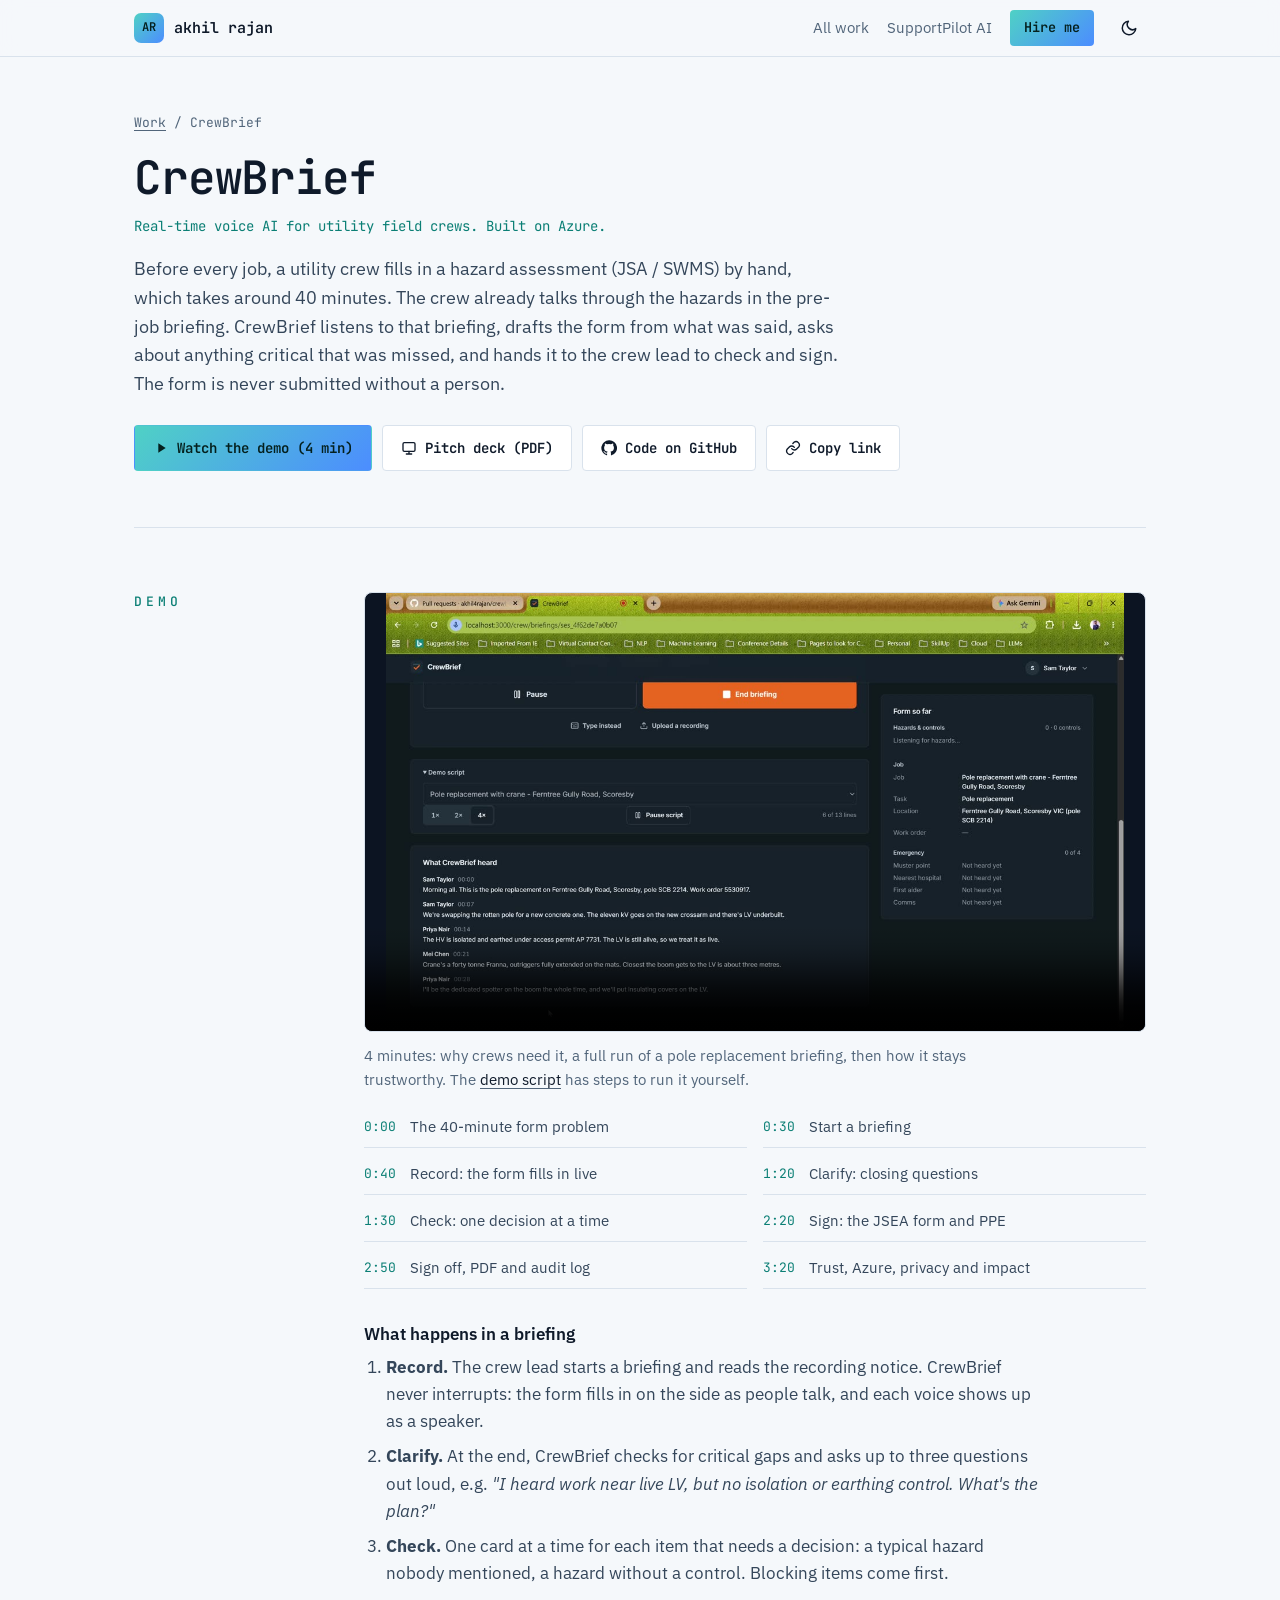
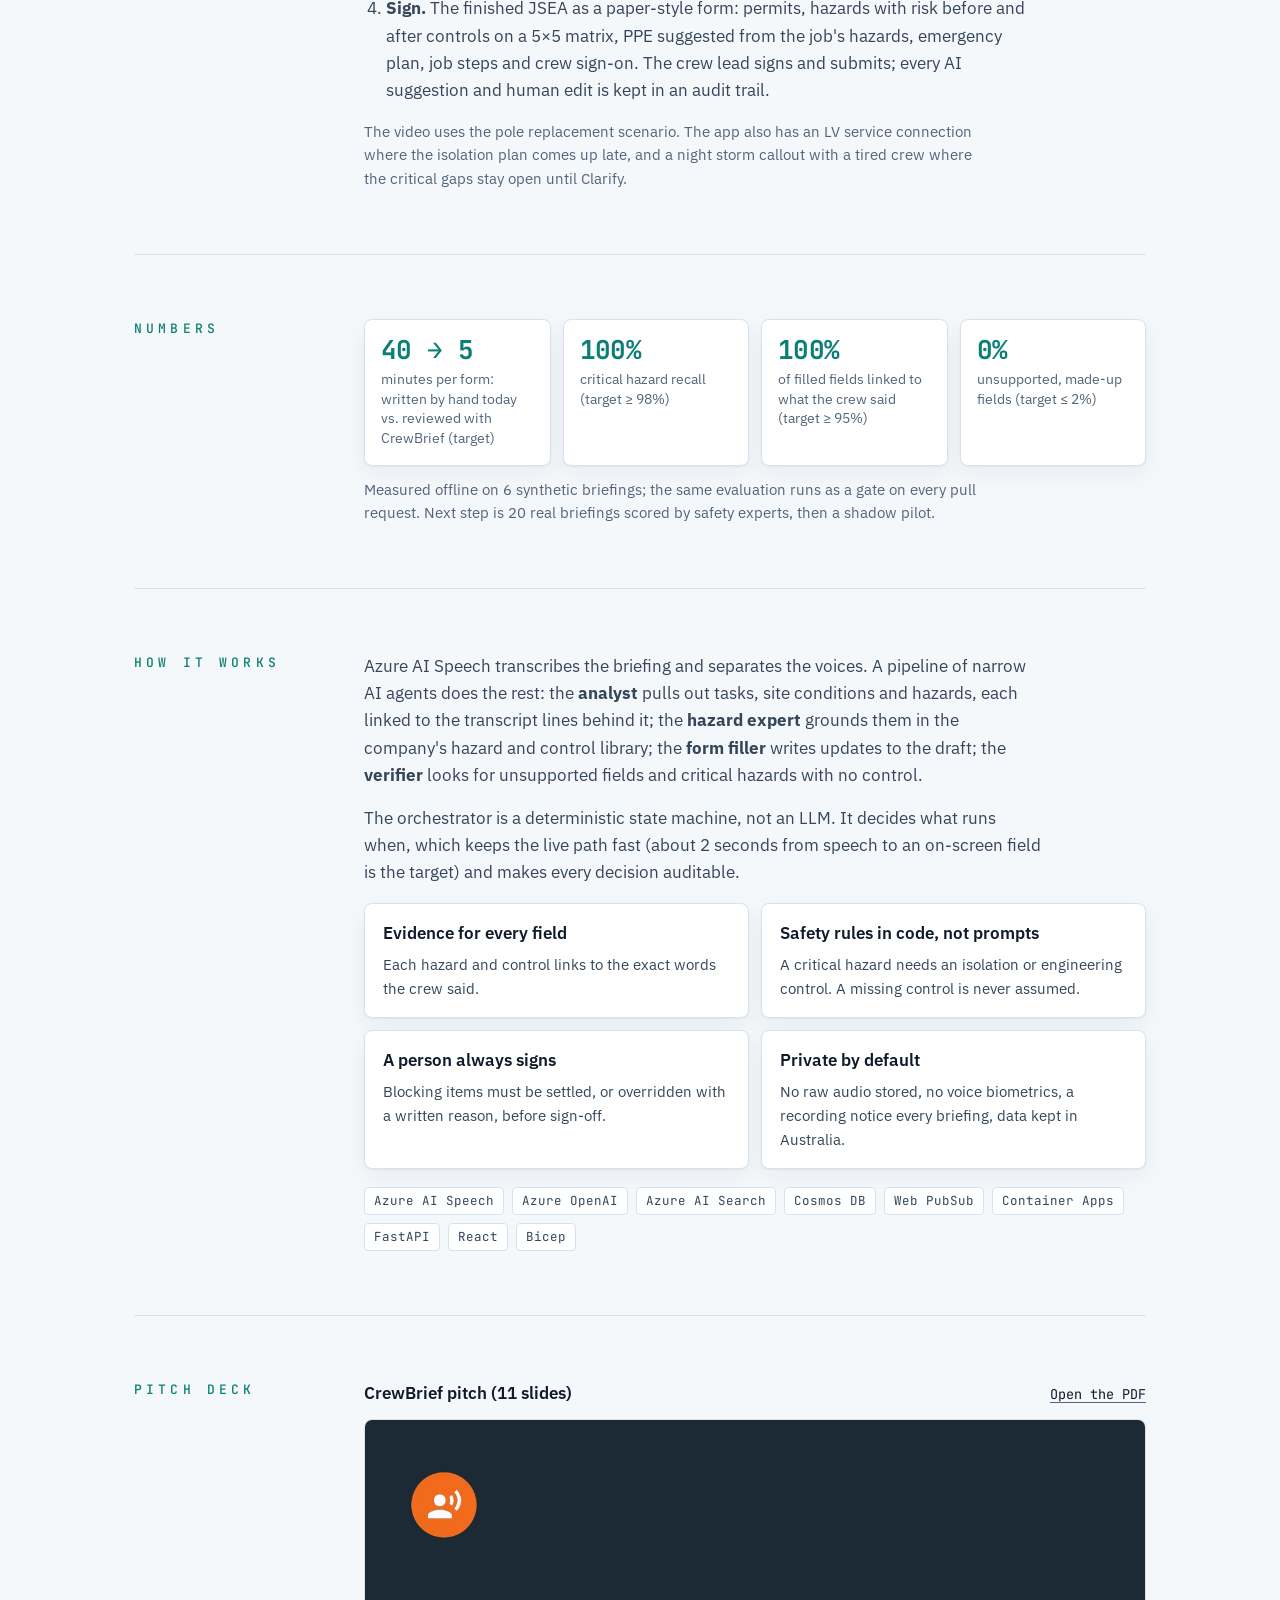
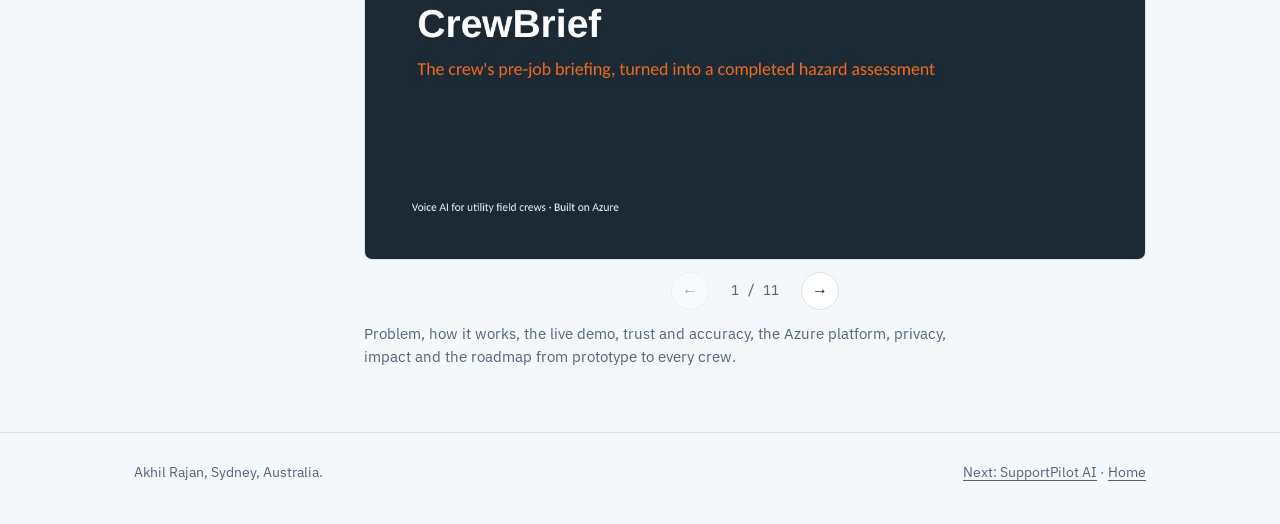
<file: work/crewbrief/index.html>
<!DOCTYPE html>
<html lang="en">
<head>
  <meta charset="UTF-8">
  <meta name="viewport" content="width=device-width, initial-scale=1">
  <title>CrewBrief | Akhil Rajan</title>
  <meta name="description" content="CrewBrief turns a utility crew's spoken pre-job briefing into a completed hazard assessment (JSA / SWMS). Real-time voice AI on Azure, built by Akhil Rajan. Demo, pitch deck and how it works.">
  <meta name="color-scheme" content="dark light">
  <meta name="theme-color" content="#F5F8FB">
  <script>(function(){var t;try{t=localStorage.getItem('theme');}catch(e){}document.documentElement.setAttribute('data-theme',t==='dark'?'dark':'light');})();</script>
  <meta property="og:title" content="CrewBrief: the crew's pre-job briefing, turned into a completed hazard assessment">
  <meta property="og:description" content="Real-time voice AI for utility field crews, built on Azure by Akhil Rajan. Demo, pitch deck and how it works.">
  <meta property="og:type" content="website">
  <meta property="og:url" content="https://akhil4rajan.github.io/work/crewbrief/">
  <meta property="og:image" content="https://akhil4rajan.github.io/work/crewbrief/og.png">
  <meta property="og:image:width" content="1200">
  <meta property="og:image:height" content="630">
  <meta name="twitter:card" content="summary_large_image">
  <meta name="twitter:image" content="https://akhil4rajan.github.io/work/crewbrief/og.png">
  <link rel="canonical" href="https://akhil4rajan.github.io/work/crewbrief/">
  <link rel="icon" href="data:image/svg+xml,%3Csvg xmlns='http://www.w3.org/2000/svg' viewBox='0 0 32 32'%3E%3Crect width='32' height='32' rx='6' fill='%230A0F15'/%3E%3Ctext x='16' y='22' font-family='monospace' font-weight='700' font-size='15' text-anchor='middle' fill='%234FD1C5'%3EAR%3C/text%3E%3C/svg%3E">
  <link rel="preconnect" href="https://fonts.googleapis.com">
  <link rel="preconnect" href="https://fonts.gstatic.com" crossorigin>
  <link href="https://fonts.googleapis.com/css2?family=IBM+Plex+Sans:wght@400;500;600&family=JetBrains+Mono:wght@400;600&display=swap" rel="stylesheet">
  <link rel="stylesheet" href="../../assets/work.css">
</head>
<body>
  <a class="skip" href="#main">Skip to content</a>
  <header class="topbar">
    <div class="wrap">
      <a class="wordmark" href="../../" aria-label="Akhil Rajan, home"><span class="logo" aria-hidden="true">AR</span><span>akhil rajan</span></a>
      <nav aria-label="Main">
        <a href="../../#work">All work</a>
        <a class="optional" href="../supportpilot-ai/">SupportPilot AI</a>
        <a class="cta" href="../../#contact">Hire me</a>
        <button class="theme-btn" id="themeBtn" type="button" aria-label="Switch to dark theme"><svg class="i-sun" viewBox="0 0 24 24" width="18" height="18" fill="none" stroke="currentColor" stroke-width="2" stroke-linecap="round" aria-hidden="true"><circle cx="12" cy="12" r="4"/><path d="M12 2v2M12 20v2M4.9 4.9l1.4 1.4M17.7 17.7l1.4 1.4M2 12h2M20 12h2M4.9 19.1l1.4-1.4M17.7 6.3l1.4-1.4"/></svg><svg class="i-moon" viewBox="0 0 24 24" width="18" height="18" fill="none" stroke="currentColor" stroke-width="2" stroke-linecap="round" stroke-linejoin="round" aria-hidden="true"><path d="M21 12.8A9 9 0 1 1 11.2 3a7 7 0 0 0 9.8 9.8z"/></svg></button>
      </nav>
    </div>
  </header>

  <main id="main">
    <div class="wrap">
      <section class="head head-block" aria-labelledby="title">
        <p class="crumbs"><a href="../../#work">Work</a> / CrewBrief</p>
        <h1 id="title">CrewBrief</h1>
        <p class="tag">Real-time voice AI for utility field crews. Built on Azure.</p>
        <p class="lede">Before every job, a utility crew fills in a hazard assessment (JSA / SWMS) by hand, which takes around 40 minutes. The crew already talks through the hazards in the pre-job briefing. CrewBrief listens to that briefing, drafts the form from what was said, asks about anything critical that was missed, and hands it to the crew lead to check and sign. The form is never submitted without a person.</p>
        <div class="actions">
          <a class="btn primary" href="#demo"><svg viewBox="0 0 24 24" fill="currentColor" aria-hidden="true"><path d="M8 5v14l11-7z"/></svg>Watch the demo (4 min)</a>
          <a class="btn" href="CrewBrief-Pitch-Deck.pdf"><svg viewBox="0 0 24 24" fill="none" stroke="currentColor" stroke-width="2" stroke-linecap="round" stroke-linejoin="round" aria-hidden="true"><rect x="3" y="4" width="18" height="13" rx="2"/><path d="M8 21h8M12 17v4"/></svg>Pitch deck (PDF)</a>
          <a class="btn" href="https://github.com/akhil4rajan/crewbrief"><svg viewBox="0 0 24 24" fill="currentColor" aria-hidden="true"><path d="M12 .5a11.5 11.5 0 0 0-3.64 22.41c.58.1.79-.25.79-.56v-2c-3.2.7-3.88-1.37-3.88-1.37-.52-1.33-1.28-1.69-1.28-1.69-1.05-.71.08-.7.08-.7 1.16.08 1.77 1.19 1.77 1.19 1.03 1.77 2.7 1.26 3.36.96.1-.75.4-1.26.73-1.55-2.55-.29-5.24-1.28-5.24-5.68 0-1.26.45-2.28 1.19-3.09-.12-.29-.52-1.46.11-3.05 0 0 .97-.31 3.17 1.18a11 11 0 0 1 5.77 0c2.2-1.49 3.17-1.18 3.17-1.18.63 1.59.23 2.76.11 3.05.74.81 1.19 1.83 1.19 3.09 0 4.41-2.69 5.38-5.25 5.67.41.36.78 1.06.78 2.14v3.17c0 .31.21.67.8.56A11.5 11.5 0 0 0 12 .5z"/></svg>Code on GitHub</a>
          <button class="btn" id="copyLink" type="button"><svg viewBox="0 0 24 24" fill="none" stroke="currentColor" stroke-width="2" stroke-linecap="round" stroke-linejoin="round" aria-hidden="true"><path d="M10 13a5 5 0 0 0 7.5.5l3-3a5 5 0 0 0-7-7l-1.7 1.7"/><path d="M14 11a5 5 0 0 0-7.5-.5l-3 3a5 5 0 0 0 7 7l1.7-1.7"/></svg><span>Copy link</span></button>
        </div>
      </section>

      <section class="block" id="demo" aria-labelledby="demo-h">
        <div class="rail">
          <h2 id="demo-h">Demo</h2>
          <div class="body">
            <div class="media">
              <video id="demoVideo" controls preload="metadata" playsinline poster="poster.jpg" aria-describedby="demo-desc">
                <source src="crewbrief-demo.mp4" type="video/mp4">
                <a href="crewbrief-demo.mp4">Download the demo video (MP4)</a>.
              </video>
            </div>
            <p class="caption" id="demo-desc">4 minutes: why crews need it, a full run of a pole replacement briefing, then how it stays trustworthy. The <a href="https://github.com/akhil4rajan/crewbrief/blob/main/docs/demo.md">demo script</a> has steps to run it yourself.</p>
            <ol class="chapters" aria-label="Jump to a part of the video">
              <li><button type="button" data-seek="0"><time>0:00</time>The 40-minute form problem</button></li>
              <li><button type="button" data-seek="30"><time>0:30</time>Start a briefing</button></li>
              <li><button type="button" data-seek="40"><time>0:40</time>Record: the form fills in live</button></li>
              <li><button type="button" data-seek="80"><time>1:20</time>Clarify: closing questions</button></li>
              <li><button type="button" data-seek="90"><time>1:30</time>Check: one decision at a time</button></li>
              <li><button type="button" data-seek="140"><time>2:20</time>Sign: the JSEA form and PPE</button></li>
              <li><button type="button" data-seek="170"><time>2:50</time>Sign off, PDF and audit log</button></li>
              <li><button type="button" data-seek="200"><time>3:20</time>Trust, Azure, privacy and impact</button></li>
            </ol>
            <h3>What happens in a briefing</h3>
            <ol class="steps">
              <li><b>Record.</b> The crew lead starts a briefing and reads the recording notice. CrewBrief never interrupts: the form fills in on the side as people talk, and each voice shows up as a speaker.</li>
              <li><b>Clarify.</b> At the end, CrewBrief checks for critical gaps and asks up to three questions out loud, e.g. <i>"I heard work near live LV, but no isolation or earthing control. What's the plan?"</i></li>
              <li><b>Check.</b> One card at a time for each item that needs a decision: a typical hazard nobody mentioned, a hazard without a control. Blocking items come first.</li>
              <li><b>Sign.</b> The finished JSEA as a paper-style form: permits, hazards with risk before and after controls on a 5×5 matrix, PPE suggested from the job's hazards, emergency plan, job steps and crew sign-on. The crew lead signs and submits; every AI suggestion and human edit is kept in an audit trail.</li>
            </ol>
            <p class="note">The video uses the pole replacement scenario. The app also has an LV service connection where the isolation plan comes up late, and a night storm callout with a tired crew where the critical gaps stay open until Clarify.</p>
          </div>
        </div>
      </section>

      <section class="block" id="results" aria-labelledby="results-h">
        <div class="rail">
          <h2 id="results-h">Numbers</h2>
          <div class="body">
            <ul class="stats">
              <li><b>40 → 5</b><span>minutes per form: written by hand today vs. reviewed with CrewBrief (target)</span></li>
              <li><b>100%</b><span>critical hazard recall (target ≥ 98%)</span></li>
              <li><b>100%</b><span>of filled fields linked to what the crew said (target ≥ 95%)</span></li>
              <li><b>0%</b><span>unsupported, made-up fields (target ≤ 2%)</span></li>
            </ul>
            <p class="caption">Measured offline on 6 synthetic briefings; the same evaluation runs as a gate on every pull request. Next step is 20 real briefings scored by safety experts, then a shadow pilot.</p>
          </div>
        </div>
      </section>

      <section class="block" id="how" aria-labelledby="how-h">
        <div class="rail">
          <h2 id="how-h">How it works</h2>
          <div class="body">
            <p>Azure AI Speech transcribes the briefing and separates the voices. A pipeline of narrow AI agents does the rest: the <b>analyst</b> pulls out tasks, site conditions and hazards, each linked to the transcript lines behind it; the <b>hazard expert</b> grounds them in the company's hazard and control library; the <b>form filler</b> writes updates to the draft; the <b>verifier</b> looks for unsupported fields and critical hazards with no control.</p>
            <p>The orchestrator is a deterministic state machine, not an LLM. It decides what runs when, which keeps the live path fast (about 2 seconds from speech to an on-screen field is the target) and makes every decision auditable.</p>
            <ul class="points">
              <li><h3>Evidence for every field</h3><p>Each hazard and control links to the exact words the crew said.</p></li>
              <li><h3>Safety rules in code, not prompts</h3><p>A critical hazard needs an isolation or engineering control. A missing control is never assumed.</p></li>
              <li><h3>A person always signs</h3><p>Blocking items must be settled, or overridden with a written reason, before sign-off.</p></li>
              <li><h3>Private by default</h3><p>No raw audio stored, no voice biometrics, a recording notice every briefing, data kept in Australia.</p></li>
            </ul>
            <ul class="stack" aria-label="Technologies"><li>Azure AI Speech</li><li>Azure OpenAI</li><li>Azure AI Search</li><li>Cosmos DB</li><li>Web PubSub</li><li>Container Apps</li><li>FastAPI</li><li>React</li><li>Bicep</li></ul>
          </div>
        </div>
      </section>

      <section class="block" id="deck" aria-labelledby="deck-h">
        <div class="rail">
          <h2 id="deck-h">Pitch deck</h2>
          <div class="body">
            <div class="deck-head"><h3>CrewBrief pitch (11 slides)</h3><a href="CrewBrief-Pitch-Deck.pdf">Open the PDF</a></div>
            <div class="slides">
              <div class="track" tabindex="0" role="region" aria-label="CrewBrief pitch deck slides">
                <img src="slides/s-01.jpg" alt="CrewBrief pitch deck, slide 1 of 11: CrewBrief" width="1280" height="720">
                <img src="slides/s-02.jpg" alt="CrewBrief pitch deck, slide 2 of 11: Every job starts with a 40-minute form" width="1280" height="720" loading="lazy">
                <img src="slides/s-03.jpg" alt="CrewBrief pitch deck, slide 3 of 11: Crews already say it out loud. Capture it." width="1280" height="720" loading="lazy">
                <img src="slides/s-04.jpg" alt="CrewBrief pitch deck, slide 4 of 11: How it works: one standup, one signed form" width="1280" height="720" loading="lazy">
                <img src="slides/s-05.jpg" alt="CrewBrief pitch deck, slide 5 of 11: Live demo" width="1280" height="720" loading="lazy">
                <img src="slides/s-06.jpg" alt="CrewBrief pitch deck, slide 6 of 11: Built so a wrong form never looks complete" width="1280" height="720" loading="lazy">
                <img src="slides/s-07.jpg" alt="CrewBrief pitch deck, slide 7 of 11: Measured, not assumed" width="1280" height="720" loading="lazy">
                <img src="slides/s-08.jpg" alt="CrewBrief pitch deck, slide 8 of 11: Enterprise-ready on Azure" width="1280" height="720" loading="lazy">
                <img src="slides/s-09.jpg" alt="CrewBrief pitch deck, slide 9 of 11: Privacy and security by default" width="1280" height="720" loading="lazy">
                <img src="slides/s-10.jpg" alt="CrewBrief pitch deck, slide 10 of 11: The time comes back to the job" width="1280" height="720" loading="lazy">
                <img src="slides/s-11.jpg" alt="CrewBrief pitch deck, slide 11 of 11: From prototype to every crew" width="1280" height="720" loading="lazy">
              </div>
              <div class="slide-nav"><button type="button" class="prev" aria-label="Previous slide">←</button><span class="count" aria-live="polite">1 / 11</span><button type="button" class="next" aria-label="Next slide">→</button></div>
            </div>
            <p class="caption">Problem, how it works, the live demo, trust and accuracy, the Azure platform, privacy, impact and the roadmap from prototype to every crew.</p>
          </div>
        </div>
      </section>
    </div>
  </main>

  <footer class="site">
    <div class="wrap"><span>Akhil Rajan, Sydney, Australia.</span><span><a href="../supportpilot-ai/">Next: SupportPilot AI</a> · <a href="../../">Home</a></span></div>
  </footer>
  <script src="../../assets/work.js"></script>
</body>
</html>
</file>
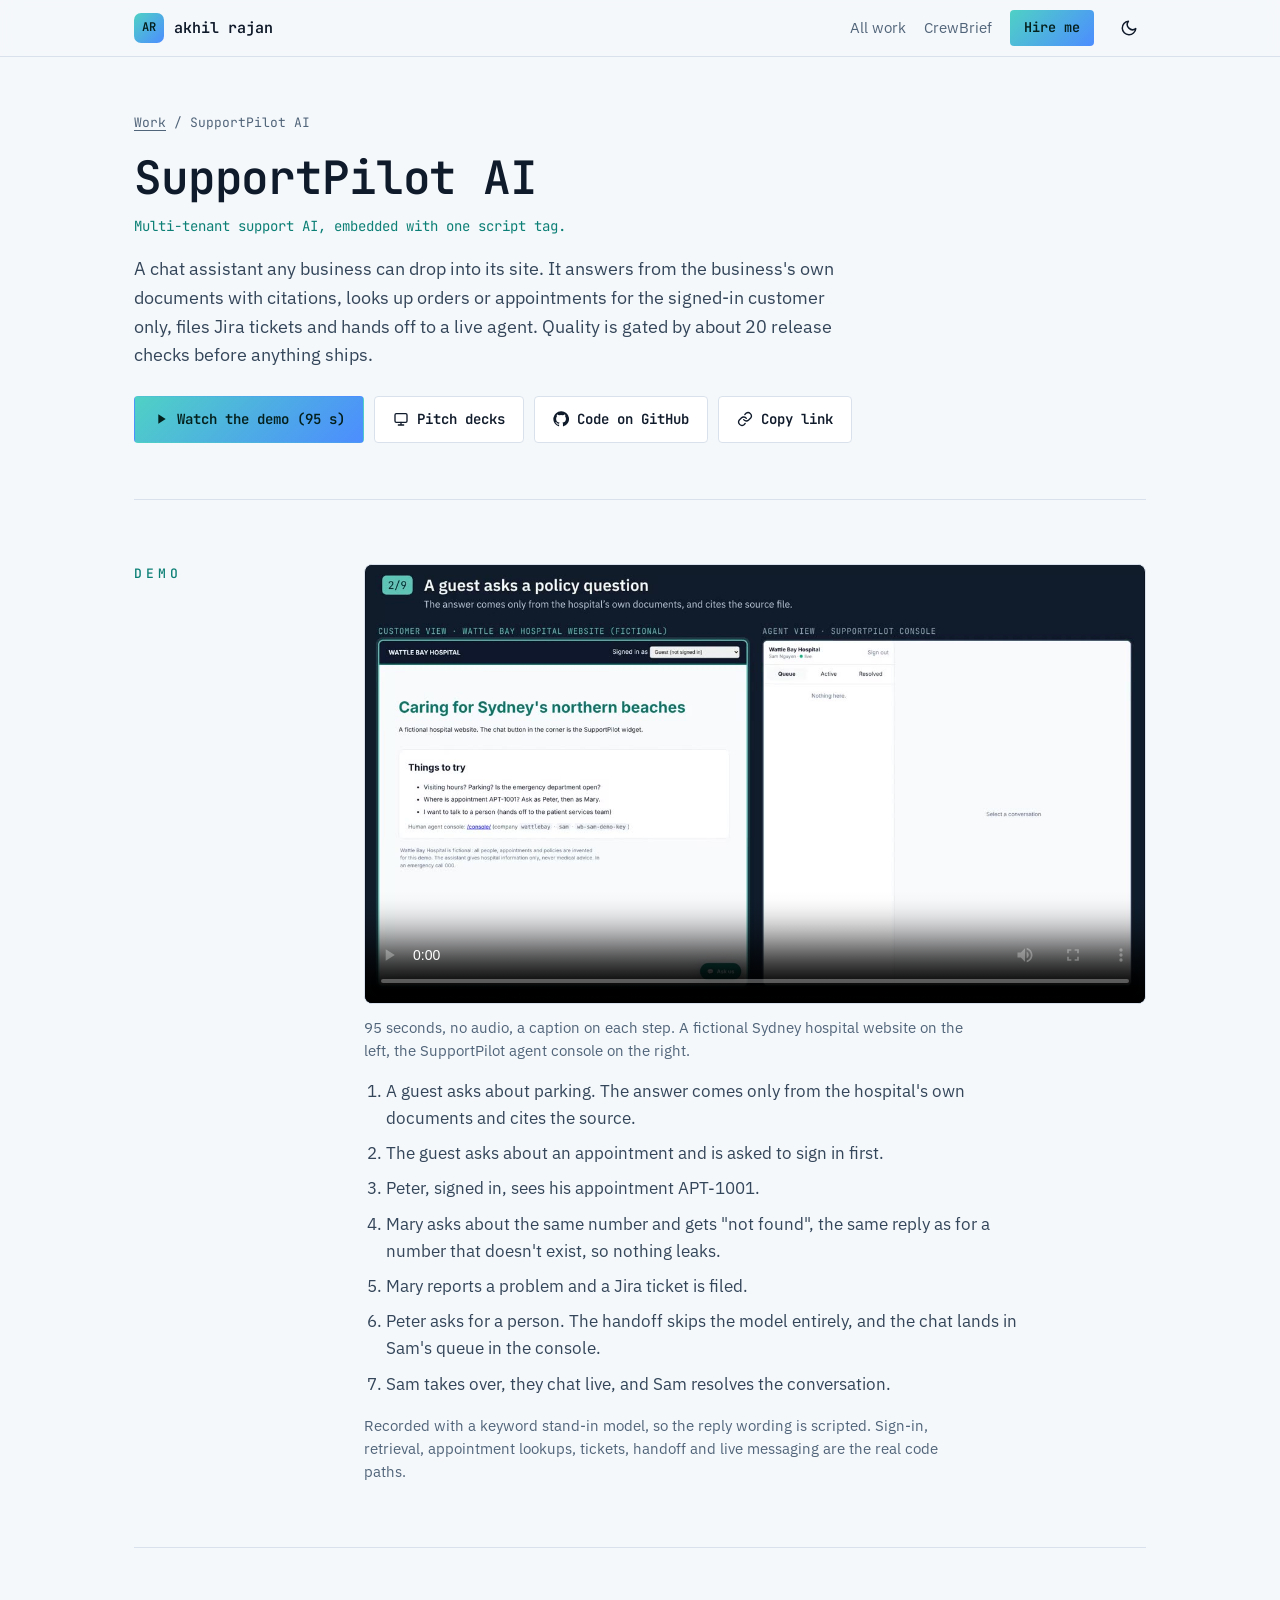
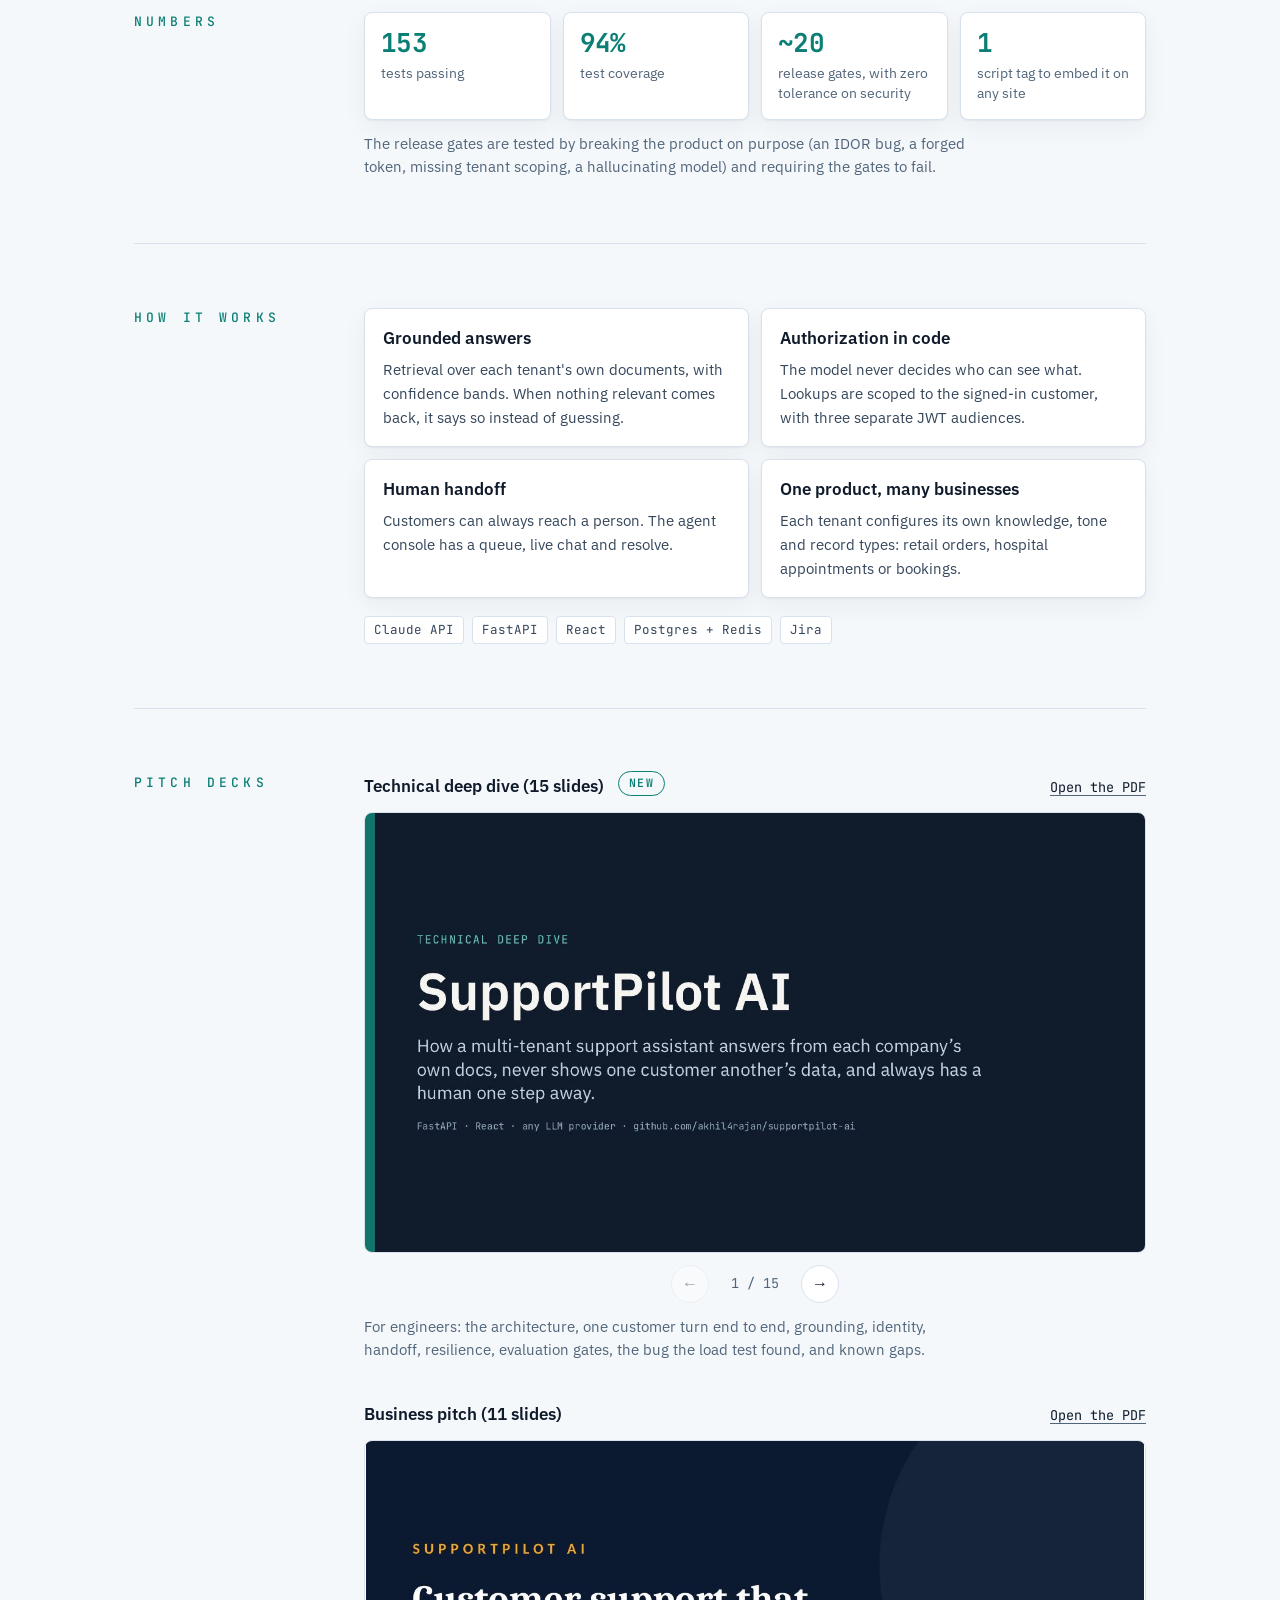
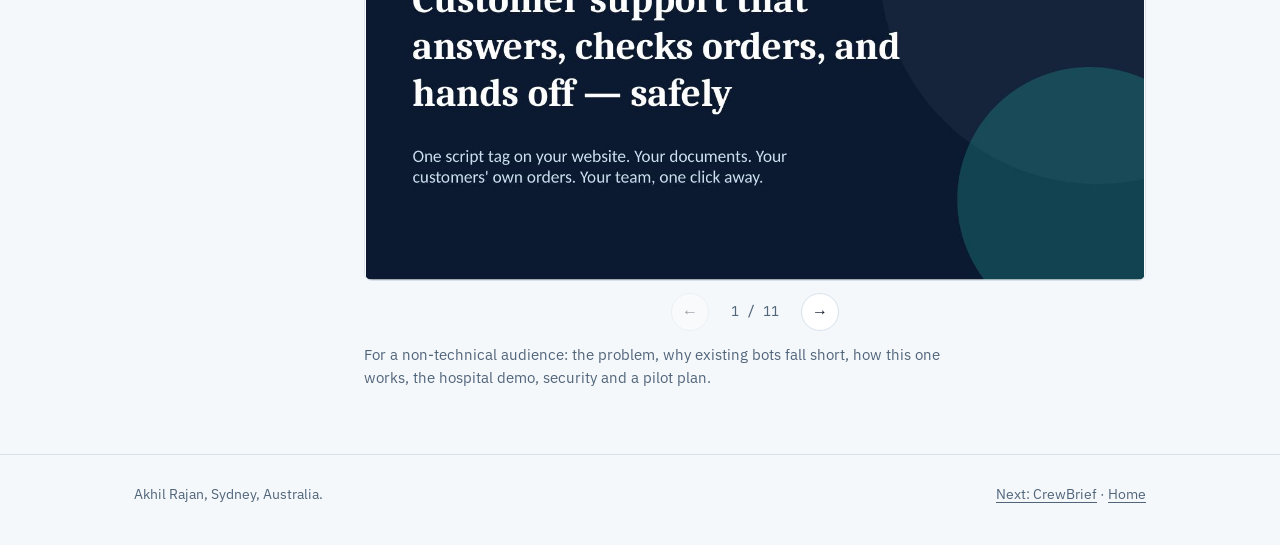
<file: work/supportpilot-ai/index.html>
<!DOCTYPE html>
<html lang="en">
<head>
  <meta charset="UTF-8">
  <meta name="viewport" content="width=device-width, initial-scale=1">
  <title>SupportPilot AI | Akhil Rajan</title>
  <meta name="description" content="SupportPilot AI is a multi-tenant support assistant any business can embed with one script tag. Grounded answers with citations, signed-in order lookups, Jira tickets and live handoff. Built by Akhil Rajan. Demo video, pitch deck and technical deep dive.">
  <meta name="color-scheme" content="dark light">
  <meta name="theme-color" content="#F5F8FB">
  <script>(function(){var t;try{t=localStorage.getItem('theme');}catch(e){}document.documentElement.setAttribute('data-theme',t==='dark'?'dark':'light');})();</script>
  <meta property="og:title" content="SupportPilot AI: multi-tenant support AI, embedded with one script tag">
  <meta property="og:description" content="Demo video, pitch deck and technical deep dive. Built by Akhil Rajan.">
  <meta property="og:type" content="website">
  <meta property="og:url" content="https://akhil4rajan.github.io/work/supportpilot-ai/">
  <meta property="og:image" content="https://akhil4rajan.github.io/work/supportpilot-ai/og.png">
  <meta property="og:image:width" content="1200">
  <meta property="og:image:height" content="630">
  <meta name="twitter:card" content="summary_large_image">
  <meta name="twitter:image" content="https://akhil4rajan.github.io/work/supportpilot-ai/og.png">
  <link rel="canonical" href="https://akhil4rajan.github.io/work/supportpilot-ai/">
  <link rel="icon" href="data:image/svg+xml,%3Csvg xmlns='http://www.w3.org/2000/svg' viewBox='0 0 32 32'%3E%3Crect width='32' height='32' rx='6' fill='%230A0F15'/%3E%3Ctext x='16' y='22' font-family='monospace' font-weight='700' font-size='15' text-anchor='middle' fill='%234FD1C5'%3EAR%3C/text%3E%3C/svg%3E">
  <link rel="preconnect" href="https://fonts.googleapis.com">
  <link rel="preconnect" href="https://fonts.gstatic.com" crossorigin>
  <link href="https://fonts.googleapis.com/css2?family=IBM+Plex+Sans:wght@400;500;600&family=JetBrains+Mono:wght@400;600&display=swap" rel="stylesheet">
  <link rel="stylesheet" href="../../assets/work.css">
</head>
<body>
  <a class="skip" href="#main">Skip to content</a>
  <header class="topbar">
    <div class="wrap">
      <a class="wordmark" href="../../" aria-label="Akhil Rajan, home"><span class="logo" aria-hidden="true">AR</span><span>akhil rajan</span></a>
      <nav aria-label="Main">
        <a href="../../#work">All work</a>
        <a class="optional" href="../crewbrief/">CrewBrief</a>
        <a class="cta" href="../../#contact">Hire me</a>
        <button class="theme-btn" id="themeBtn" type="button" aria-label="Switch to dark theme"><svg class="i-sun" viewBox="0 0 24 24" width="18" height="18" fill="none" stroke="currentColor" stroke-width="2" stroke-linecap="round" aria-hidden="true"><circle cx="12" cy="12" r="4"/><path d="M12 2v2M12 20v2M4.9 4.9l1.4 1.4M17.7 17.7l1.4 1.4M2 12h2M20 12h2M4.9 19.1l1.4-1.4M17.7 6.3l1.4-1.4"/></svg><svg class="i-moon" viewBox="0 0 24 24" width="18" height="18" fill="none" stroke="currentColor" stroke-width="2" stroke-linecap="round" stroke-linejoin="round" aria-hidden="true"><path d="M21 12.8A9 9 0 1 1 11.2 3a7 7 0 0 0 9.8 9.8z"/></svg></button>
      </nav>
    </div>
  </header>

  <main id="main">
    <div class="wrap">
      <section class="head head-block" aria-labelledby="title">
        <p class="crumbs"><a href="../../#work">Work</a> / SupportPilot AI</p>
        <h1 id="title">SupportPilot AI</h1>
        <p class="tag">Multi-tenant support AI, embedded with one script tag.</p>
        <p class="lede">A chat assistant any business can drop into its site. It answers from the business's own documents with citations, looks up orders or appointments for the signed-in customer only, files Jira tickets and hands off to a live agent. Quality is gated by about 20 release checks before anything ships.</p>
        <div class="actions">
          <a class="btn primary" href="#demo"><svg viewBox="0 0 24 24" fill="currentColor" aria-hidden="true"><path d="M8 5v14l11-7z"/></svg>Watch the demo (95 s)</a>
          <a class="btn" href="#decks"><svg viewBox="0 0 24 24" fill="none" stroke="currentColor" stroke-width="2" stroke-linecap="round" stroke-linejoin="round" aria-hidden="true"><rect x="3" y="4" width="18" height="13" rx="2"/><path d="M8 21h8M12 17v4"/></svg>Pitch decks</a>
          <a class="btn" href="https://github.com/akhil4rajan/supportpilot-ai"><svg viewBox="0 0 24 24" fill="currentColor" aria-hidden="true"><path d="M12 .5a11.5 11.5 0 0 0-3.64 22.41c.58.1.79-.25.79-.56v-2c-3.2.7-3.88-1.37-3.88-1.37-.52-1.33-1.28-1.69-1.28-1.69-1.05-.71.08-.7.08-.7 1.16.08 1.77 1.19 1.77 1.19 1.03 1.77 2.7 1.26 3.36.96.1-.75.4-1.26.73-1.55-2.55-.29-5.24-1.28-5.24-5.68 0-1.26.45-2.28 1.19-3.09-.12-.29-.52-1.46.11-3.05 0 0 .97-.31 3.17 1.18a11 11 0 0 1 5.77 0c2.2-1.49 3.17-1.18 3.17-1.18.63 1.59.23 2.76.11 3.05.74.81 1.19 1.83 1.19 3.09 0 4.41-2.69 5.38-5.25 5.67.41.36.78 1.06.78 2.14v3.17c0 .31.21.67.8.56A11.5 11.5 0 0 0 12 .5z"/></svg>Code on GitHub</a>
          <button class="btn" id="copyLink" type="button"><svg viewBox="0 0 24 24" fill="none" stroke="currentColor" stroke-width="2" stroke-linecap="round" stroke-linejoin="round" aria-hidden="true"><path d="M10 13a5 5 0 0 0 7.5.5l3-3a5 5 0 0 0-7-7l-1.7 1.7"/><path d="M14 11a5 5 0 0 0-7.5-.5l-3 3a5 5 0 0 0 7 7l1.7-1.7"/></svg><span>Copy link</span></button>
        </div>
      </section>

      <section class="block" id="demo" aria-labelledby="demo-h">
        <div class="rail">
          <h2 id="demo-h">Demo</h2>
          <div class="body">
            <div class="media">
              <video controls preload="metadata" playsinline poster="poster.jpg" aria-describedby="demo-desc">
                <source src="supportpilot-demo.mp4" type="video/mp4">
                <a href="supportpilot-demo.mp4">Download the demo video (MP4)</a>.
              </video>
            </div>
            <p class="caption" id="demo-desc">95 seconds, no audio, a caption on each step. A fictional Sydney hospital website on the left, the SupportPilot agent console on the right.</p>
            <ol class="steps">
              <li>A guest asks about parking. The answer comes only from the hospital's own documents and cites the source.</li>
              <li>The guest asks about an appointment and is asked to sign in first.</li>
              <li>Peter, signed in, sees his appointment APT-1001.</li>
              <li>Mary asks about the same number and gets "not found", the same reply as for a number that doesn't exist, so nothing leaks.</li>
              <li>Mary reports a problem and a Jira ticket is filed.</li>
              <li>Peter asks for a person. The handoff skips the model entirely, and the chat lands in Sam's queue in the console.</li>
              <li>Sam takes over, they chat live, and Sam resolves the conversation.</li>
            </ol>
            <p class="note">Recorded with a keyword stand-in model, so the reply wording is scripted. Sign-in, retrieval, appointment lookups, tickets, handoff and live messaging are the real code paths.</p>
          </div>
        </div>
      </section>

      <section class="block" id="results" aria-labelledby="results-h">
        <div class="rail">
          <h2 id="results-h">Numbers</h2>
          <div class="body">
            <ul class="stats">
              <li><b>153</b><span>tests passing</span></li>
              <li><b>94%</b><span>test coverage</span></li>
              <li><b>~20</b><span>release gates, with zero tolerance on security</span></li>
              <li><b>1</b><span>script tag to embed it on any site</span></li>
            </ul>
            <p class="caption">The release gates are tested by breaking the product on purpose (an IDOR bug, a forged token, missing tenant scoping, a hallucinating model) and requiring the gates to fail.</p>
          </div>
        </div>
      </section>

      <section class="block" id="how" aria-labelledby="how-h">
        <div class="rail">
          <h2 id="how-h">How it works</h2>
          <div class="body">
            <ul class="points">
              <li><h3>Grounded answers</h3><p>Retrieval over each tenant's own documents, with confidence bands. When nothing relevant comes back, it says so instead of guessing.</p></li>
              <li><h3>Authorization in code</h3><p>The model never decides who can see what. Lookups are scoped to the signed-in customer, with three separate JWT audiences.</p></li>
              <li><h3>Human handoff</h3><p>Customers can always reach a person. The agent console has a queue, live chat and resolve.</p></li>
              <li><h3>One product, many businesses</h3><p>Each tenant configures its own knowledge, tone and record types: retail orders, hospital appointments or bookings.</p></li>
            </ul>
            <ul class="stack" aria-label="Technologies"><li>Claude API</li><li>FastAPI</li><li>React</li><li>Postgres + Redis</li><li>Jira</li></ul>
          </div>
        </div>
      </section>

      <section class="block" id="decks" aria-labelledby="decks-h">
        <div class="rail">
          <h2 id="decks-h">Pitch decks</h2>
          <div class="body">
            <div class="deck-group">
              <div class="deck-head"><h3>Technical deep dive (15 slides) <span class="badge">New</span></h3><a href="SupportPilot-AI-Technical-Deck.pdf">Open the PDF</a></div>
              <div class="slides">
              <div class="track" tabindex="0" role="region" aria-label="SupportPilot AI technical deck slides">
                <img src="slides-tech/s-01.jpg" alt="SupportPilot AI technical deck, slide 1 of 15: Technical deep dive" width="1280" height="720">
                <img src="slides-tech/s-02.jpg" alt="SupportPilot AI technical deck, slide 2 of 15: The stack" width="1280" height="720" loading="lazy">
                <img src="slides-tech/s-03.jpg" alt="SupportPilot AI technical deck, slide 3 of 15: Architecture" width="1280" height="720" loading="lazy">
                <img src="slides-tech/s-04.jpg" alt="SupportPilot AI technical deck, slide 4 of 15: One customer turn" width="1280" height="720" loading="lazy">
                <img src="slides-tech/s-05.jpg" alt="SupportPilot AI technical deck, slide 5 of 15: Live demo" width="1280" height="720" loading="lazy">
                <img src="slides-tech/s-06.jpg" alt="SupportPilot AI technical deck, slide 6 of 15: Grounding" width="1280" height="720" loading="lazy">
                <img src="slides-tech/s-07.jpg" alt="SupportPilot AI technical deck, slide 7 of 15: Identity" width="1280" height="720" loading="lazy">
                <img src="slides-tech/s-08.jpg" alt="SupportPilot AI technical deck, slide 8 of 15: Authorization" width="1280" height="720" loading="lazy">
                <img src="slides-tech/s-09.jpg" alt="SupportPilot AI technical deck, slide 9 of 15: Human handoff" width="1280" height="720" loading="lazy">
                <img src="slides-tech/s-10.jpg" alt="SupportPilot AI technical deck, slide 10 of 15: Resilience" width="1280" height="720" loading="lazy">
                <img src="slides-tech/s-11.jpg" alt="SupportPilot AI technical deck, slide 11 of 15: Evaluation" width="1280" height="720" loading="lazy">
                <img src="slides-tech/s-12.jpg" alt="SupportPilot AI technical deck, slide 12 of 15: Load test" width="1280" height="720" loading="lazy">
                <img src="slides-tech/s-13.jpg" alt="SupportPilot AI technical deck, slide 13 of 15: Known gaps" width="1280" height="720" loading="lazy">
                <img src="slides-tech/s-14.jpg" alt="SupportPilot AI technical deck, slide 14 of 15: Production target" width="1280" height="720" loading="lazy">
                <img src="slides-tech/s-15.jpg" alt="SupportPilot AI technical deck, slide 15 of 15: Three things to remember" width="1280" height="720" loading="lazy">
              </div>
              <div class="slide-nav"><button type="button" class="prev" aria-label="Previous slide">←</button><span class="count" aria-live="polite">1 / 15</span><button type="button" class="next" aria-label="Next slide">→</button></div>
            </div>
              <p class="caption">For engineers: the architecture, one customer turn end to end, grounding, identity, handoff, resilience, evaluation gates, the bug the load test found, and known gaps.</p>
            </div>
            <div class="deck-group">
              <div class="deck-head"><h3>Business pitch (11 slides)</h3><a href="../../assets/SupportPilot-AI-Pitch-Deck.pdf">Open the PDF</a></div>
              <div class="slides">
              <div class="track" tabindex="0" role="region" aria-label="SupportPilot AI pitch deck slides">
                <img src="slides-pitch/s-01.jpg" alt="SupportPilot AI pitch deck, slide 1 of 11: SupportPilot AI" width="1280" height="720">
                <img src="slides-pitch/s-02.jpg" alt="SupportPilot AI pitch deck, slide 2 of 11: The problem" width="1280" height="720" loading="lazy">
                <img src="slides-pitch/s-03.jpg" alt="SupportPilot AI pitch deck, slide 3 of 11: Why existing bots disappoint" width="1280" height="720" loading="lazy">
                <img src="slides-pitch/s-04.jpg" alt="SupportPilot AI pitch deck, slide 4 of 11: What it does" width="1280" height="720" loading="lazy">
                <img src="slides-pitch/s-05.jpg" alt="SupportPilot AI pitch deck, slide 5 of 11: How it works" width="1280" height="720" loading="lazy">
                <img src="slides-pitch/s-06.jpg" alt="SupportPilot AI pitch deck, slide 6 of 11: See it in action" width="1280" height="720" loading="lazy">
                <img src="slides-pitch/s-07.jpg" alt="SupportPilot AI pitch deck, slide 7 of 11: Built for trust" width="1280" height="720" loading="lazy">
                <img src="slides-pitch/s-08.jpg" alt="SupportPilot AI pitch deck, slide 8 of 11: Same question, two patients" width="1280" height="720" loading="lazy">
                <img src="slides-pitch/s-09.jpg" alt="SupportPilot AI pitch deck, slide 9 of 11: Human handoff" width="1280" height="720" loading="lazy">
                <img src="slides-pitch/s-10.jpg" alt="SupportPilot AI pitch deck, slide 10 of 11: Who it is for" width="1280" height="720" loading="lazy">
                <img src="slides-pitch/s-11.jpg" alt="SupportPilot AI pitch deck, slide 11 of 11: Next step" width="1280" height="720" loading="lazy">
              </div>
              <div class="slide-nav"><button type="button" class="prev" aria-label="Previous slide">←</button><span class="count" aria-live="polite">1 / 11</span><button type="button" class="next" aria-label="Next slide">→</button></div>
            </div>
              <p class="caption">For a non-technical audience: the problem, why existing bots fall short, how this one works, the hospital demo, security and a pilot plan.</p>
            </div>
          </div>
        </div>
      </section>
    </div>
  </main>

  <footer class="site">
    <div class="wrap"><span>Akhil Rajan, Sydney, Australia.</span><span><a href="../crewbrief/">Next: CrewBrief</a> · <a href="../../">Home</a></span></div>
  </footer>
  <script src="../../assets/work.js"></script>
</body>
</html>
</file>
<file: assets/work.css>
/* Shared styles for the project pages under /work/. Tokens match index.html. */
:root[data-theme="light"] {
  --bg: #F5F8FB; --panel: #FFFFFF; --panel-2: #EEF3F8; --line: #D9E2EC;
  --text: #0F1A2A; --muted: #51657A; --accent: #0B7F75; --accent-ink: #04201D;
  --g1: #0B8A7E; --g2: #2563EB; --text-2: #34465A; --text-3: #8497AB;
  --bar-bg: rgba(245,248,251,.88);
}
:root {
  --bg: #070B14; --panel: #0C1422; --panel-2: #152030; --line: #1B2A40;
  --text: #DCE6F0; --muted: #8CA0B3; --accent: #4FD1C5; --accent-ink: #04201D;
  --g1: #4FD1C5; --g2: #6CA8FF; --text-2: #B9C8D6; --text-3: #6F8399;
  --bar-bg: rgba(7, 11, 20, 0.85);
  --mono: "JetBrains Mono", ui-monospace, SFMono-Regular, Menlo, Consolas, monospace;
  --sans: "IBM Plex Sans", system-ui, -apple-system, "Segoe UI", sans-serif;
}

* { box-sizing: border-box; }
html { scroll-behavior: smooth; scroll-padding-top: 72px; }
body { margin: 0; background: var(--bg); color: var(--text); font-family: var(--sans); font-size: 17px; line-height: 1.6; -webkit-font-smoothing: antialiased; }
a { color: var(--text); text-decoration-color: var(--muted); text-underline-offset: 3px; }
a:hover { color: var(--accent); text-decoration-color: var(--accent); }
:focus-visible { outline: 2px solid var(--accent); outline-offset: 3px; border-radius: 2px; }
.skip { position: absolute; left: -9999px; top: 8px; background: var(--accent); color: var(--accent-ink); padding: 8px 14px; z-index: 20; }
.skip:focus { left: 8px; }
.wrap { max-width: 1060px; margin: 0 auto; padding: 0 24px; }

/* Top bar */
.topbar { position: sticky; top: 0; z-index: 10; background: var(--bar-bg); backdrop-filter: blur(10px); border-bottom: 1px solid var(--line); }
.topbar .wrap { display: flex; align-items: center; justify-content: space-between; height: 56px; }
.wordmark { font-family: var(--mono); font-weight: 600; font-size: 15px; text-decoration: none; display: inline-flex; align-items: center; gap: 10px; }
.logo { display: inline-grid; place-items: center; width: 30px; height: 30px; border-radius: 7px; font-size: 12px; color: #04201D; background: linear-gradient(135deg, #4FD1C5, #4C8DFF); }
.topbar nav { display: flex; align-items: center; gap: 18px; font-size: 15px; }
.topbar nav a { color: var(--muted); text-decoration: none; }
.topbar nav a:hover { color: var(--text); }
.topbar nav a.cta { color: #04201D; font-family: var(--mono); font-size: 13.5px; font-weight: 600; padding: 7px 14px; border-radius: 4px; background: linear-gradient(135deg, #4FD1C5, #4C8DFF); }
.theme-btn { display: grid; place-items: center; width: 34px; height: 34px; color: var(--text); background: none; border: 0; cursor: pointer; padding: 0; }
.theme-btn .i-sun, :root[data-theme="light"] .theme-btn .i-sun { display: none; }
:root[data-theme="dark"] .theme-btn .i-sun { display: block; }
:root[data-theme="dark"] .theme-btn .i-moon { display: none; }

/* Header */
.crumbs { font-family: var(--mono); font-size: 13px; color: var(--muted); margin: 56px 0 18px; }
.crumbs a { color: var(--muted); }
.head h1 { font-family: var(--mono); font-weight: 600; font-size: clamp(30px, 4.4vw, 46px); line-height: 1.15; letter-spacing: -0.025em; margin: 0 0 10px; }
.head .tag { font-family: var(--mono); font-size: 14px; color: var(--accent); margin: 0 0 18px; }
.head .award { font-size: 15.5px; color: var(--text-2); margin: -6px 0 18px; }
.head .award a { color: var(--accent); }
.pull { margin: 0 0 18px; padding: 2px 0 2px 16px; border-left: 3px solid var(--accent); font-size: 19px; line-height: 1.5; color: var(--text); max-width: 60ch; }
.pull span { display: block; font-size: 14px; color: var(--muted); margin-top: 6px; }
.head .lede { color: var(--text-2); max-width: 64ch; margin: 0 0 26px; font-size: 18px; }
.badge { display: inline-block; vertical-align: middle; font-family: var(--mono); font-size: 11.5px; letter-spacing: .12em; text-transform: uppercase; color: var(--accent); border: 1px solid var(--accent); border-radius: 999px; padding: 2px 10px; margin-left: 10px; position: relative; top: -4px; }
.actions { display: flex; flex-wrap: wrap; gap: 10px; margin: 0 0 8px; }
.btn { display: inline-flex; align-items: center; gap: 8px; font-family: var(--mono); font-size: 14px; font-weight: 600; padding: 11px 18px; border-radius: 4px; text-decoration: none; border: 1px solid var(--line); background: var(--panel); color: var(--text); cursor: pointer; }
.btn:hover { border-color: var(--muted); color: var(--text); }
.btn.primary { background: linear-gradient(135deg, #4FD1C5, #4C8DFF); border-color: transparent; color: var(--accent-ink); }
.btn.primary:hover { background: linear-gradient(135deg, #7FE6DB, #6CA8FF); color: var(--accent-ink); }
.btn svg { width: 16px; height: 16px; flex: none; }

/* Sections */
section.block { border-top: 1px solid var(--line); padding: 64px 0; }
.head-block { padding-bottom: 48px; }
.rail { display: grid; grid-template-columns: 190px minmax(0, 1fr); gap: 40px; }
.rail > h2 { font-family: var(--mono); font-size: 13px; letter-spacing: .32em; text-transform: uppercase; color: var(--accent); font-weight: 500; margin: 0; align-self: start; }
.body { min-width: 0; }
.body p { margin: 0 0 16px; max-width: 68ch; color: var(--text-2); }
.body p:last-child { margin-bottom: 0; }
.body h3 { font-size: 17px; font-weight: 600; margin: 0 0 6px; }
.note { font-size: 14.5px; color: var(--muted) !important; }

/* Media */
.media { position: relative; border: 1px solid var(--line); border-radius: 8px; overflow: hidden; background: #0C1422; aspect-ratio: 16 / 9; }
.media video, .media img { display: block; width: 100%; height: 100%; object-fit: contain; }
.media .soon { position: absolute; inset: auto 0 0 0; padding: 14px 18px; background: rgba(7,11,20,.86); color: #DCE6F0; font-family: var(--mono); font-size: 13.5px; }
.media .soon b { color: #4FD1C5; font-weight: 600; }
.chapters { list-style: none; margin: 6px 0 32px; padding: 0; display: grid; grid-template-columns: repeat(2, minmax(0, 1fr)); gap: 6px 16px; }
.chapters button { display: flex; gap: 12px; width: 100%; text-align: left; font: inherit; font-size: 15px; color: var(--text-2); background: none; border: 0; border-bottom: 1px solid var(--line); padding: 8px 0; cursor: pointer; }
.chapters button:hover { color: var(--accent); }
.chapters time { font-family: var(--mono); font-size: 13px; color: var(--accent); min-width: 34px; padding-top: 2px; }
.caption { font-size: 14.5px; color: var(--muted) !important; margin-top: 12px !important; }
.slides { position: relative; }
.track { display: flex; overflow-x: auto; scroll-snap-type: x mandatory; scroll-behavior: smooth; border: 1px solid var(--line); border-radius: 8px; background: var(--panel); scrollbar-width: none; }
.track::-webkit-scrollbar { display: none; }
.track img { flex: 0 0 100%; width: 100%; height: auto; aspect-ratio: 16 / 9; object-fit: contain; scroll-snap-align: start; display: block; }
.screens .track img { aspect-ratio: 1040 / 700; background: #F7F7F5; }
.slide-nav { display: flex; align-items: center; justify-content: center; gap: 14px; margin-top: 12px; font-family: var(--mono); font-size: 13.5px; color: var(--muted); }
.slide-nav button { width: 38px; height: 38px; border-radius: 50%; border: 1px solid var(--line); background: var(--panel); color: var(--text); font-size: 16px; cursor: pointer; }
.slide-nav button:hover:not(:disabled) { border-color: var(--accent); color: var(--accent); }
.slide-nav button:disabled { opacity: .4; cursor: default; }
.slide-nav .count { min-width: 64px; text-align: center; }
.deck-head { display: flex; flex-wrap: wrap; justify-content: space-between; align-items: baseline; gap: 6px 16px; margin: 0 0 12px; }
.deck-head h3 { margin: 0; }
.deck-head a { font-family: var(--mono); font-size: 13.5px; }
.deck-group + .deck-group { margin-top: 40px; }

/* Facts */
.stats { display: grid; grid-template-columns: repeat(4, minmax(0, 1fr)); gap: 12px; margin: 0; padding: 0; list-style: none; }
.stats li { background: var(--panel); border: 1px solid var(--line); border-radius: 8px; padding: 16px; }
.stats b { display: block; font-family: var(--mono); font-size: 26px; line-height: 1.1; color: var(--accent); letter-spacing: -0.02em; }
.stats span { display: block; color: var(--muted); font-size: 14px; margin-top: 6px; line-height: 1.4; }
.points { display: grid; grid-template-columns: repeat(2, minmax(0, 1fr)); gap: 12px; margin: 0; padding: 0; list-style: none; }
.points li { background: var(--panel); border: 1px solid var(--line); border-radius: 8px; padding: 16px 18px; }
.points p { margin: 0; font-size: 15px; }
.steps { margin: 0 0 16px; padding-left: 22px; color: var(--text-2); max-width: 68ch; }
.steps li { margin: 0 0 8px; }
.stack { list-style: none; padding: 0; margin: 18px 0 0; display: flex; flex-wrap: wrap; gap: 8px; }
.stack li { font-family: var(--mono); font-size: 12.5px; color: var(--text-2); border: 1px solid var(--line); border-radius: 4px; padding: 3px 9px; background: var(--panel); }
:root[data-theme="light"] .stats li, :root[data-theme="light"] .points li { box-shadow: 0 1px 2px rgba(15,26,42,.05), 0 8px 24px rgba(15,26,42,.05); }

.fw-h { margin: 28px 0 12px !important; }
.fw { list-style: none; margin: 0; padding: 0; display: grid; grid-template-columns: repeat(3, minmax(0, 1fr)); gap: 10px; }
.fw li { background: var(--panel); border: 1px solid var(--line); border-radius: 8px; padding: 12px 14px; }
.fw b { display: block; font-family: var(--mono); font-size: 13.5px; font-weight: 600; color: var(--accent); }
.fw span { display: block; font-size: 14px; color: var(--muted); margin-top: 2px; line-height: 1.4; }
@media (max-width: 860px) { .fw { grid-template-columns: repeat(2, minmax(0, 1fr)); } }
@media (max-width: 600px) { .fw { grid-template-columns: minmax(0, 1fr); } }

footer.site { border-top: 1px solid var(--line); padding: 28px 0 40px; color: var(--muted); font-size: 14px; }
footer.site .wrap { display: flex; flex-wrap: wrap; justify-content: space-between; gap: 10px; }
footer.site a { color: var(--muted); }

@media (max-width: 860px) {
  .rail { grid-template-columns: minmax(0, 1fr); gap: 20px; }
  section.block { padding: 48px 0; }
  .stats { grid-template-columns: repeat(2, minmax(0, 1fr)); }
  .points, .chapters { grid-template-columns: minmax(0, 1fr); }
}
@media (max-width: 600px) {
  .wrap { padding: 0 16px; }
  .wordmark span:last-child, .topbar nav a.optional { display: none; }
  .topbar nav { gap: 10px; }
  .crumbs { margin-top: 36px; }
  .btn { flex: 1 1 auto; justify-content: center; }
}
@media (prefers-reduced-motion: reduce) { html, .track { scroll-behavior: auto; } }
</file>
